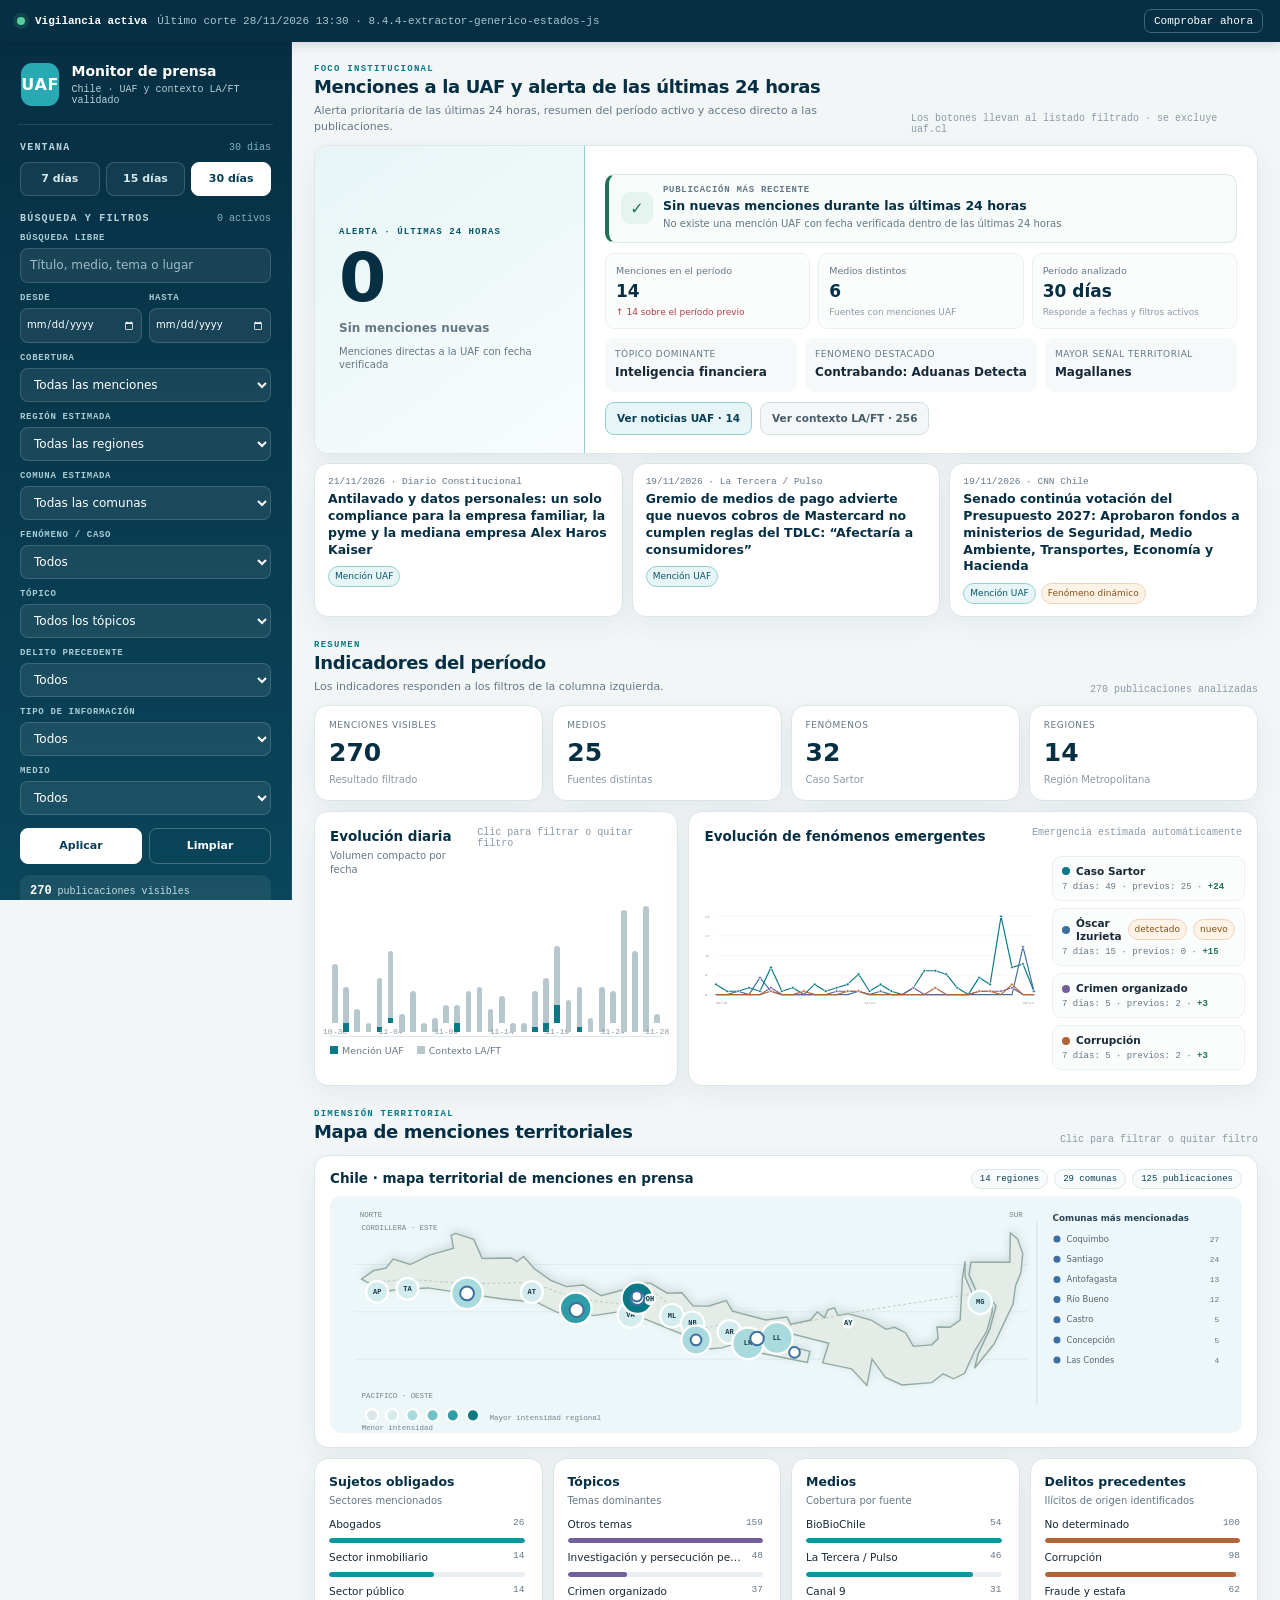
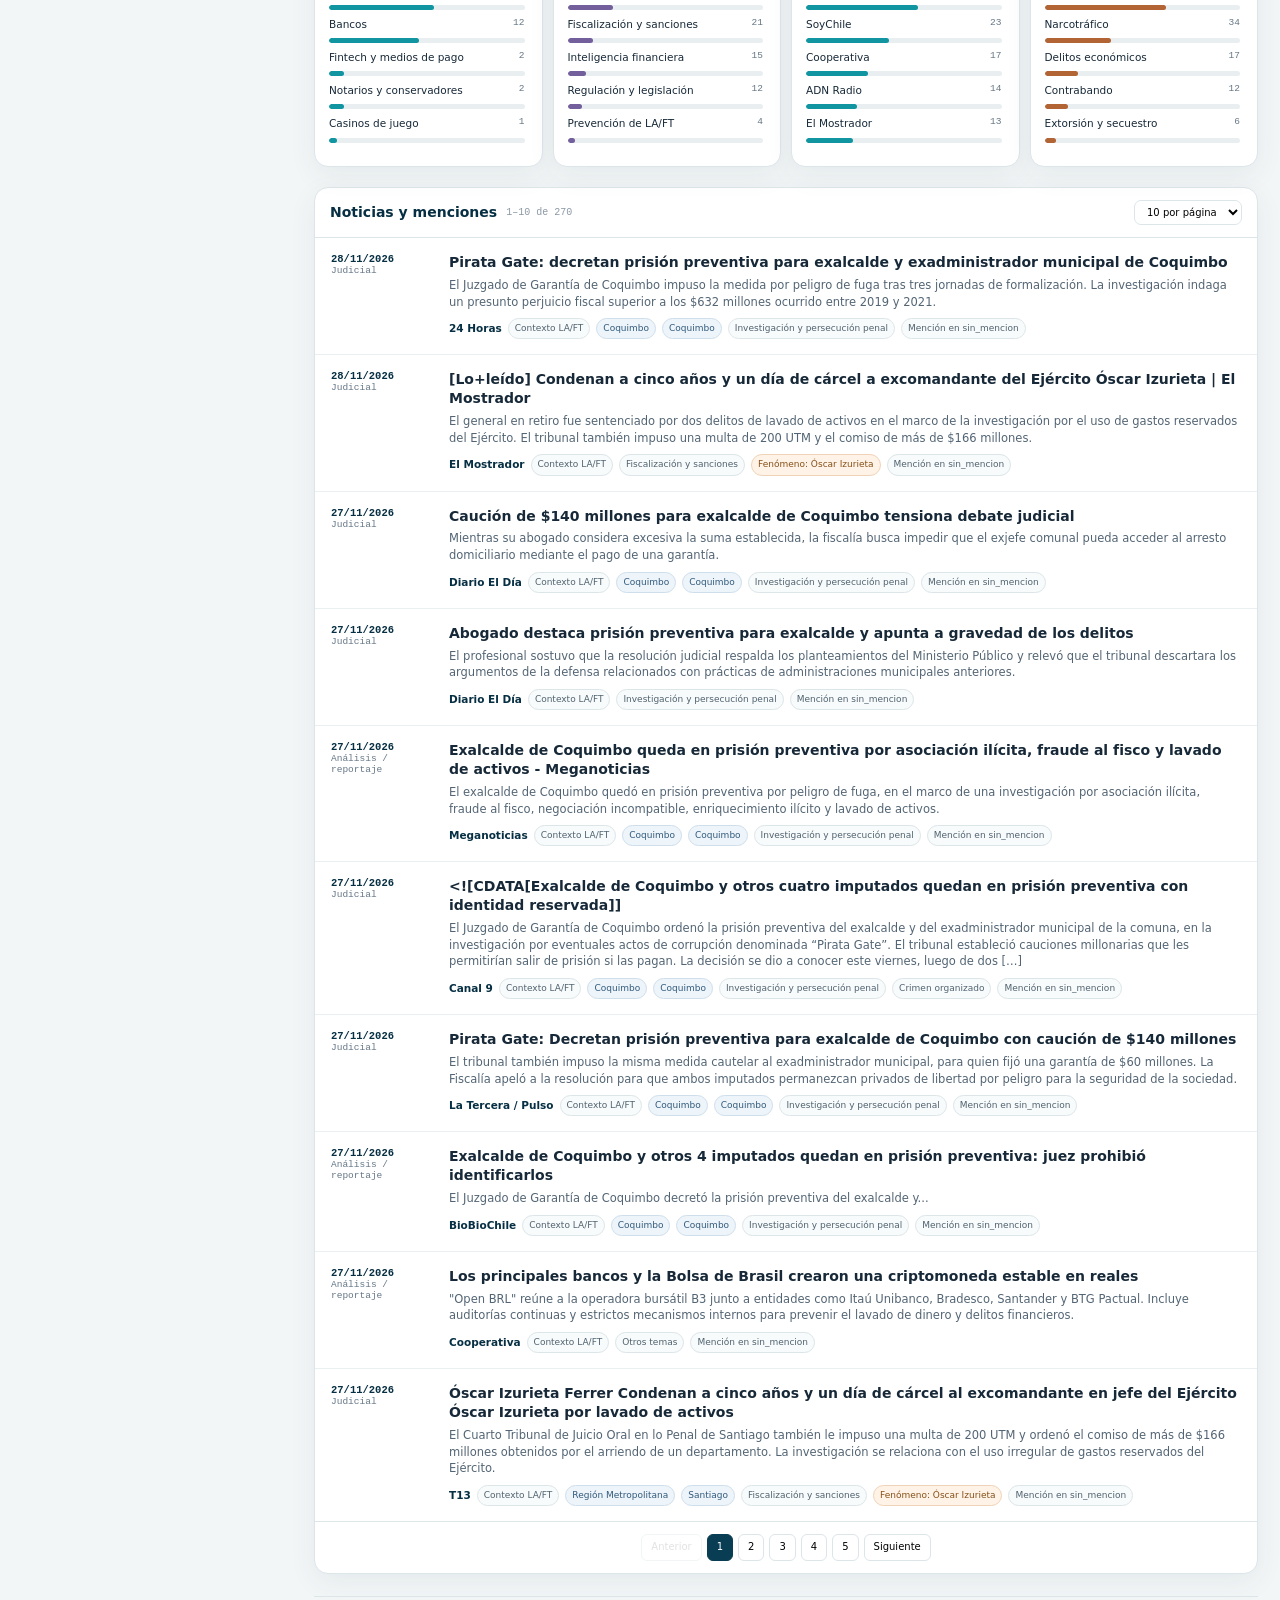
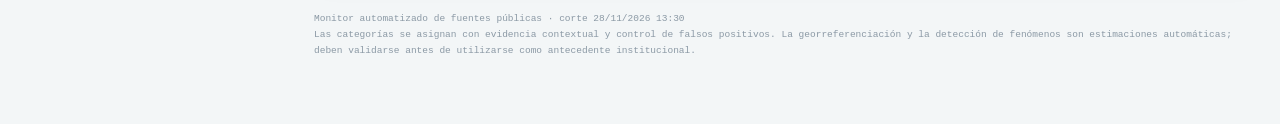
<file: index.html>
<!DOCTYPE html>
<html lang="es">
<head>
<meta charset="UTF-8">
<meta name="viewport" content="width=device-width,initial-scale=1">
<meta name="color-scheme" content="light">
<title>Monitor UAF Chile · Prensa</title>
<style>
:root{
  --uaf-950:#062f43;--uaf-900:#083d54;--uaf-800:#07566b;--uaf-700:#087985;
  --uaf-600:#1196a1;--uaf-500:#29aab3;--uaf-300:#8fd0d5;--uaf-100:#e7f5f6;
  --ink:#172938;--muted:#657786;--faint:#8b99a5;--paper:#f3f6f7;--surface:#fff;
  --line:#dce5e8;--line2:#eaf0f2;--red:#b33d49;--amber:#a46918;--green:#1f7258;
  --blue:#3e6f9f;--purple:#745f9d;--orange:#b26435;--sidebar:292px;
  --radius:14px;--shadow:0 8px 28px rgba(11,55,75,.065);
  --sans:Inter,ui-sans-serif,system-ui,-apple-system,"Segoe UI",Roboto,Arial,sans-serif;
  --mono:"Cascadia Mono","SFMono-Regular",Consolas,monospace;
}
*{box-sizing:border-box}html{scroll-behavior:smooth}body{margin:0;background:var(--paper);color:var(--ink);font-family:var(--sans);line-height:1.45}
button,input,select{font:inherit}button{touch-action:manipulation}.hidden{display:none!important}
.statusbar{height:42px;position:sticky;top:0;z-index:100;background:var(--uaf-950);color:#fff;padding:0 17px;display:flex;align-items:center;gap:10px;font:11px var(--mono);box-shadow:0 2px 12px rgba(0,0,0,.16)}
.statusbar .dot{width:8px;height:8px;border-radius:50%;background:#54d09a;box-shadow:0 0 0 4px rgba(84,208,154,.13)}.statusbar .grow{flex:1}.statusbar .muted{color:#a9c6d1}.statusbar button{border:1px solid #35697b;background:transparent;color:#fff;border-radius:7px;padding:5px 9px;cursor:pointer}.statusbar button:hover{background:#124e63}
.mobile-filter{display:none}
.app{display:grid;grid-template-columns:var(--sidebar) minmax(0,1fr);width:100%;max-width:none;margin:0;min-height:calc(100vh - 42px);background:var(--paper)}
.sidebar{position:sticky;top:42px;height:calc(100vh - 42px);overflow:auto;background:linear-gradient(180deg,var(--uaf-950),#0a455a);color:#fff;border-right:1px solid rgba(255,255,255,.08);padding:21px 18px 24px;scrollbar-width:thin;scrollbar-color:#3b7382 transparent}
.brand{display:flex;gap:12px;align-items:center;padding:0 3px 18px;border-bottom:1px solid rgba(255,255,255,.12)}.brand-mark{height:43px;width:43px;border-radius:11px;background:var(--uaf-500);display:grid;place-items:center;font-weight:900;letter-spacing:.04em;font-size:16px}.brand h1{font-size:14px;line-height:1.2;margin:0}.brand p{font:10px var(--mono);color:#b7d1d9;margin:4px 0 0}
.side-section{padding:17px 2px 0}.side-title{display:flex;justify-content:space-between;align-items:center;margin-bottom:9px}.side-title h2{font:700 10px var(--mono);letter-spacing:.12em;text-transform:uppercase;color:#b8d4db;margin:0}.side-title span{font:10px var(--mono);color:#7db3bf}
.periods{display:grid;grid-template-columns:repeat(3,1fr);gap:6px}.periods button{border:1px solid rgba(255,255,255,.17);background:rgba(255,255,255,.05);color:#d5e8ec;border-radius:8px;padding:8px 4px;font-weight:750;font-size:11px;cursor:pointer}.periods button.active{background:#fff;color:var(--uaf-900);border-color:#fff}.periods button:hover{border-color:#83c7cf}
.field{display:flex;flex-direction:column;gap:5px;margin-bottom:10px}.field label{font:700 9px var(--mono);letter-spacing:.075em;text-transform:uppercase;color:#a9cbd3}.field input,.field select{width:100%;min-width:0;border:1px solid rgba(255,255,255,.15);background:rgba(255,255,255,.075);color:#fff;border-radius:8px;padding:8px 9px;outline:none;font-size:12px}.field input::placeholder{color:#9ebcc5}.field input:focus,.field select:focus{border-color:#85d0d7;background:rgba(255,255,255,.11)}.field select option{background:#0b455a;color:#fff}.date-grid{display:grid;grid-template-columns:1fr 1fr;gap:7px}.date-grid .field{min-width:0}.date-grid input{font-size:10px;padding:8px 5px;color-scheme:dark}
.side-actions{display:grid;grid-template-columns:1fr 1fr;gap:7px;margin-top:13px}.btn{border:1px solid rgba(255,255,255,.24);border-radius:8px;padding:9px 10px;background:transparent;color:#fff;font-weight:750;font-size:11px;cursor:pointer}.btn.primary{background:#fff;color:var(--uaf-900);border-color:#fff}.btn:hover{transform:translateY(-1px)}
.side-result{margin-top:11px;padding:9px 10px;border-radius:9px;background:rgba(255,255,255,.07);font:10px var(--mono);color:#c3dce2}.side-result b{color:#fff;font-size:12px}.side-links{display:grid;gap:7px;margin-top:18px;padding-top:15px;border-top:1px solid rgba(255,255,255,.12)}.side-links a{color:#c7e0e5;text-decoration:none;font-size:11px}.side-links a:hover{color:#fff;text-decoration:underline}
.main{min-width:0;width:100%;padding:22px 22px 65px}.main-wrap{width:100%;max-width:none;margin:0}
.section-title{display:flex;align-items:end;justify-content:space-between;gap:14px;margin:23px 0 10px}.main-wrap>.section-title:first-child{margin-top:0}.section-title h2{margin:0;color:var(--uaf-950);font-size:18px;letter-spacing:-.02em}.section-title p{margin:3px 0 0;color:var(--muted);font-size:11px}.eyebrow{font:700 9px var(--mono);letter-spacing:.14em;text-transform:uppercase;color:var(--uaf-700)}.hint{font:10px var(--mono);color:var(--faint)}
.card{background:var(--surface);border:1px solid var(--line);border-radius:var(--radius);box-shadow:var(--shadow)}
.hero{display:grid;grid-template-columns:270px 1fr;overflow:hidden}.hero-score{padding:24px;background:linear-gradient(145deg,var(--uaf-100),#f8fcfc);border-right:1px solid var(--uaf-300);display:flex;flex-direction:column;justify-content:center}.hero-score.hot{background:linear-gradient(145deg,#fff0f1,#fff9f9);border-right-color:#e9b7bd}.hero-score .label{font:800 9px var(--mono);text-transform:uppercase;letter-spacing:.12em;color:var(--uaf-800)}.hero-score.hot .label{color:var(--red)}.hero-score .number{font-size:68px;line-height:.95;font-weight:880;color:var(--uaf-950);margin:9px 0}.hero-score.hot .number{color:var(--red)}.hero-score .trend{font-size:12px;font-weight:800}.hero-score .recent-note{display:block;margin-top:8px;color:var(--muted);font-size:10px;line-height:1.35}.trend.up{color:var(--red)}.trend.down{color:var(--green)}.trend.flat{color:var(--muted)}
.hero-body{padding:18px 20px}.hero-kpis{display:grid;grid-template-columns:repeat(3,1fr);gap:8px;margin-top:10px}.hero-kpi{border:1px solid var(--line2);border-radius:9px;padding:10px;background:#fbfdfd}.hero-kpi span{display:block;color:var(--muted);font-size:9.5px}.hero-kpi b{display:block;color:var(--uaf-950);font-size:17px;margin-top:2px}.hero-kpi small{display:block;color:var(--faint);font-size:9px;margin-top:3px;line-height:1.25}.hero-insights{display:grid;grid-template-columns:repeat(3,1fr);gap:8px;margin-top:9px}.hero-insight{padding:10px;border-radius:9px;background:#f6f9fa}.hero-insight label{display:block;color:var(--muted);font-size:9px;text-transform:uppercase;letter-spacing:.06em}.hero-insight b{display:block;margin-top:3px;font-size:12px;color:var(--ink);white-space:nowrap;overflow:hidden;text-overflow:ellipsis}
.hero-alert{margin-top:10px;border:1px solid var(--line);border-left:4px solid var(--green);border-radius:10px;padding:10px 12px;background:#f7fbf9;display:grid;grid-template-columns:auto minmax(0,1fr) auto;gap:10px;align-items:center}.hero-alert.hot{border-left-color:var(--red);background:#fff8f8}.hero-alert .alert-icon{height:32px;width:32px;border-radius:9px;display:grid;place-items:center;background:#e5f4ee;color:var(--green);font-weight:900}.hero-alert.hot .alert-icon{background:#fae8ea;color:var(--red)}.hero-alert .alert-copy span{display:block;font:700 9px var(--mono);letter-spacing:.08em;text-transform:uppercase;color:var(--muted)}.hero-alert .alert-copy b{display:block;font-size:12.5px;color:var(--uaf-950);margin-top:2px}.hero-alert .alert-copy small{display:block;color:var(--muted);font-size:10px;margin-top:2px;white-space:nowrap;overflow:hidden;text-overflow:ellipsis}.hero-alert a{color:var(--uaf-800);font-size:10px;font-weight:800;text-decoration:none}.hero-alert a:hover{text-decoration:underline}.hero-actions{display:flex;gap:8px;flex-wrap:wrap;margin-top:10px}.hero-action{border:1px solid var(--uaf-300);background:var(--uaf-100);color:var(--uaf-900);border-radius:9px;padding:8px 11px;font-size:10.5px;font-weight:800;cursor:pointer}.hero-action.context{border-color:#d3dfe4;background:#f4f7f8;color:#455c69}.hero-action.active{background:var(--uaf-900);border-color:var(--uaf-900);color:#fff;box-shadow:0 4px 12px rgba(8,61,84,.16)}.hero-action:hover{transform:translateY(-1px);box-shadow:0 4px 12px rgba(8,61,84,.10)}
.detail-strip{display:grid;grid-template-columns:repeat(3,1fr);gap:9px;margin-top:9px}.uaf-hit{padding:12px 13px}.uaf-hit h3{font-size:12.5px;line-height:1.35;margin:4px 0 7px}.uaf-hit h3 a{color:var(--uaf-950);text-decoration:none}.uaf-hit h3 a:hover{text-decoration:underline}.meta{font:9.5px var(--mono);color:var(--muted)}
.tags{display:flex;gap:5px;flex-wrap:wrap;margin-top:8px}.tag{font-size:9px;padding:3px 6px;border-radius:99px;border:1px solid var(--line);background:#f8fbfb;color:#506270}.tag.uaf{color:var(--uaf-800);background:var(--uaf-100);border-color:var(--uaf-300)}.tag.geo{color:#315a7c;background:#edf4fa;border-color:#cfdeeb}.tag.new{color:#865018;background:#fff3e7;border-color:#efd3b8}
.metrics{display:grid;grid-template-columns:repeat(4,1fr);gap:9px}.metric{padding:13px 14px;min-width:0}.metric span{display:block;color:var(--muted);font-size:9px;text-transform:uppercase;letter-spacing:.065em}.metric b{display:block;font-size:25px;color:var(--uaf-950);margin:3px 0 1px}.metric small{display:block;color:var(--faint);font-size:10px;white-space:nowrap;overflow:hidden;text-overflow:ellipsis}
.analytics-grid{display:grid;grid-template-columns:.8fr 1.25fr;gap:10px;margin-top:10px}.panel{padding:15px;min-width:0}.panel-head{display:flex;justify-content:space-between;gap:10px;align-items:flex-start;margin-bottom:9px}.panel h3{margin:0;color:var(--uaf-950);font-size:13.5px}.panel .sub{color:var(--muted);font-size:10px;margin-top:2px}
.daily-chart{height:150px;display:flex;align-items:end;gap:3px;border-bottom:1px solid var(--line);padding:6px 1px 0}.day-col{height:100%;flex:1;min-width:5px;border:0;background:transparent;padding:0;color:inherit;display:flex;flex-direction:column;justify-content:flex-end;align-items:center;cursor:pointer}.day-col:hover,.day-col.selected{background:var(--uaf-100)}.day-stack{width:70%;display:flex;flex-direction:column;justify-content:flex-end;min-height:2px;border-radius:3px 3px 0 0;overflow:hidden}.seg{display:block;width:100%}.seg.uaf{background:var(--uaf-700)}.seg.ctx{background:#b7c7ce}.day-col .x{font:8px var(--mono);color:var(--faint);margin-top:4px;white-space:nowrap}.legend{display:flex;gap:13px;margin-top:7px;color:var(--muted);font-size:9.5px}.legend i{display:inline-block;width:8px;height:8px;margin-right:4px}.legend .u{background:var(--uaf-700)}.legend .c{background:#b7c7ce}
.emerging-wrap{display:grid;grid-template-columns:minmax(0,1fr) 190px;gap:12px;align-items:stretch}.emerging-chart{min-height:190px}.emerging-chart svg{display:block;width:100%;height:205px;overflow:visible}.chart-grid{stroke:#e8eef0;stroke-width:1}.chart-axis{fill:var(--faint);font:8px var(--mono)}.series-dot{stroke:#fff;stroke-width:1.5}.series-line{cursor:pointer}.series-line.active polyline{stroke-width:4}.series-line:hover polyline{stroke-width:3.5}.emerging-list{display:grid;gap:7px;align-content:start}.emerging-item{border:1px solid var(--line2);background:#fbfdfd;border-radius:9px;padding:8px 9px;cursor:pointer;text-align:left;color:inherit}.emerging-item:hover,.emerging-item.active{border-color:var(--uaf-500);background:var(--uaf-100)}.emerging-item .top{display:flex;gap:6px;align-items:center}.series-key{width:8px;height:8px;border-radius:50%;flex:0 0 auto}.emerging-item b{font-size:10.5px;line-height:1.25;flex:1}.emerging-item small{display:block;margin-top:4px;color:var(--muted);font:9px var(--mono)}.accel{font:800 9px var(--mono);color:var(--green)}.accel.negative{color:var(--red)}
.geo-map-card{padding:13px 15px 10px;overflow:hidden}.geo-map-head{display:flex;align-items:flex-start;justify-content:space-between;gap:14px;margin-bottom:3px}.geo-map-head h3{margin:0;color:var(--uaf-950);font-size:13.5px}.geo-map-head .sub{color:var(--muted);font-size:10px;margin-top:2px}.geo-map-summary{display:flex;gap:6px;flex-wrap:wrap;justify-content:flex-end}.geo-stat{border:1px solid var(--line);background:#f8fbfb;color:var(--uaf-900);border-radius:99px;padding:4px 8px;font:9px var(--mono)}.geo-map{width:100%;min-height:245px}.geo-map svg{display:block;width:100%;height:auto;min-height:245px;max-height:285px}.map-bg{fill:#edf6f8}.map-ocean-line{stroke:#d4e7ea;stroke-width:1;opacity:.75}.map-land{fill:#e4ece7;stroke:#91aaa2;stroke-width:1.4;vector-effect:non-scaling-stroke;filter:drop-shadow(0 3px 5px rgba(6,47,67,.12))}.map-andes{fill:none;stroke:#b6c8bd;stroke-width:1.2;stroke-dasharray:3 3;opacity:.9}.map-region-bubble{stroke:#fff;stroke-width:2.2;cursor:pointer;transition:.15s;vector-effect:non-scaling-stroke}.map-region-bubble.level0{fill:#dce6e8}.map-region-bubble.level1{fill:#d5ecee}.map-region-bubble.level2{fill:#a9dadd}.map-region-bubble.level3{fill:#70c2c7}.map-region-bubble.level4{fill:#2f9da7}.map-region-bubble.level5{fill:#087985}.map-region-bubble:hover,.map-region-bubble.selected{stroke:#062f43;stroke-width:3;filter:drop-shadow(0 3px 4px rgba(6,47,67,.24))}.map-region-abbr{fill:#173949;font:800 8px var(--mono);pointer-events:none}.map-region-abbr.light{fill:#fff}.map-axis{fill:#70838f;font:8.5px var(--mono)}.map-commune{fill:#fff;stroke:#3e6f9f;stroke-width:2;cursor:pointer;transition:.15s;vector-effect:non-scaling-stroke}.map-commune:hover,.map-commune.selected{fill:#3e6f9f;stroke:#062f43;stroke-width:2.7}.map-commune-key{fill:#3e6f9f}.map-legend-title{fill:#294555;font:700 10px var(--sans)}.map-legend-text{fill:#536574;font:9.5px var(--sans)}.map-legend-count{fill:#607887;font:9px var(--mono)}.map-legend-row{cursor:pointer}.map-legend-row:hover .map-legend-text,.map-legend-row.selected .map-legend-text{fill:#087985;font-weight:800}.map-divider{stroke:#d3e1e4;stroke-width:1}.map-inset{fill:#f8fbfb;stroke:#d5e3e6}.geo-empty{padding:55px 20px;text-align:center;color:var(--muted);font-size:11px}.geo-note{margin-top:1px;color:var(--faint);font:8.8px var(--mono);text-align:right}.rank{display:grid;gap:7px}.rank-row{display:grid;grid-template-columns:minmax(0,1fr) auto;gap:6px;border:0;background:transparent;padding:0;cursor:pointer;text-align:left;color:inherit}.rank-row:hover .rank-name,.rank-row.active .rank-name{color:var(--uaf-700);font-weight:750}.rank-name{font-size:10.5px;overflow:hidden;text-overflow:ellipsis;white-space:nowrap}.rank-val{font:9.5px var(--mono);color:var(--muted)}.rank-track{grid-column:1/-1;height:5px;background:#e9eff1;border-radius:99px;overflow:hidden}.rank-fill{display:block;height:100%;background:var(--uaf-600);border-radius:99px}.rank-row.geo .rank-fill{background:var(--blue)}.rank-row.topic .rank-fill{background:var(--purple)}.rank-row.risk .rank-fill{background:var(--orange)}
.rank-grid{display:grid;grid-template-columns:repeat(4,1fr);gap:10px;margin-top:10px}.rank-panel{padding:14px}.rank-panel .rank{max-height:235px;overflow:auto;padding-right:3px}.rank-panel h3{font-size:12.5px}
.active-filters{display:flex;gap:5px;flex-wrap:wrap;margin:10px 0}.filter-chip{border:1px solid var(--uaf-300);background:var(--uaf-100);color:var(--uaf-900);border-radius:99px;padding:4px 8px;font-size:9.5px;cursor:pointer}
.table-card{overflow:hidden}.table-toolbar{padding:12px 15px;border-bottom:1px solid var(--line);display:flex;align-items:center;gap:9px}.table-toolbar h3{margin:0;color:var(--uaf-950);font-size:14px}.table-toolbar select{margin-left:auto;border:1px solid var(--line);background:#fff;border-radius:7px;padding:5px 8px;font-size:10px}.news-list{display:grid}.news{display:grid;grid-template-columns:104px 1fr;gap:14px;padding:15px 16px;border-bottom:1px solid var(--line2)}.news:last-child{border-bottom:0}.news-side{font:9.5px var(--mono);color:var(--muted)}.news-side strong{display:block;color:var(--uaf-950);font-size:10.5px}.news h4{margin:0 0 5px;font-size:14px;line-height:1.35}.news h4 a{color:var(--ink);text-decoration:none}.news h4 a:hover{color:var(--uaf-700);text-decoration:underline}.news p{margin:0;color:#536574;font-size:11.5px;max-width:115ch}.news-footer{display:flex;align-items:center;gap:6px;flex-wrap:wrap;margin-top:8px}.medium{font-weight:750;font-size:10.5px;color:var(--uaf-950)}
.pagination{display:flex;justify-content:center;align-items:center;gap:5px;padding:12px;border-top:1px solid var(--line)}.pagination button{border:1px solid var(--line);background:#fff;padding:5px 9px;cursor:pointer;border-radius:6px;font-size:10px}.pagination button.active{background:var(--uaf-900);color:#fff;border-color:var(--uaf-900)}.pagination button:disabled{opacity:.4;cursor:default}.empty{padding:27px;text-align:center;color:var(--muted);font-size:11px}
footer{margin-top:22px;padding-top:14px;border-top:1px solid var(--line);font:9.5px var(--mono);color:var(--faint);line-height:1.7}
@media(max-width:1250px){:root{--sidebar:265px}.rank-grid{grid-template-columns:1fr 1fr}.detail-strip{grid-template-columns:1fr 1fr}.metrics{grid-template-columns:repeat(3,1fr)}.emerging-wrap{grid-template-columns:1fr}.emerging-list{grid-template-columns:repeat(2,1fr)}}
@media(max-width:900px){.statusbar{padding-left:12px}.mobile-filter{display:inline-block}.app{display:block}.sidebar{position:fixed;z-index:90;left:0;top:42px;width:min(330px,92vw);transform:translateX(-105%);transition:.22s;box-shadow:12px 0 32px rgba(0,0,0,.25)}.sidebar.open{transform:translateX(0)}.main{padding:18px 14px 55px}.analytics-grid{grid-template-columns:1fr}.hero{grid-template-columns:1fr}.hero-score{border-right:0;border-bottom:1px solid var(--uaf-300)}.geo-map svg{min-height:215px}.geo-map-summary{justify-content:flex-start}}
@media(max-width:620px){.main{padding:12px 8px 45px}.hero-alert{grid-template-columns:auto 1fr}.hero-alert>a{grid-column:2}.hero-kpis{grid-template-columns:1fr 1fr}.hero-insights{grid-template-columns:1fr}.metrics{grid-template-columns:1fr 1fr}.rank-grid,.detail-strip{grid-template-columns:1fr}.emerging-list{grid-template-columns:1fr}.geo-map-card{padding:11px 8px 8px}.geo-map-head{display:block}.geo-map-summary{margin-top:7px}.geo-map svg{min-height:190px}.news{grid-template-columns:1fr}.day-col .x{display:none}.section-title .hint{display:none}}
@media print{.statusbar,.sidebar,.pagination{display:none}.app{display:block}.main{padding:0}.card{box-shadow:none}.main-wrap{max-width:none}}
</style>
</head>
<body>
<div class="statusbar">
  <button class="mobile-filter" id="mobileFilterBtn" aria-label="Abrir filtros">☰ Filtros</button>
  <span class="dot" id="statusDot"></span><b id="statusText">Vigilancia activa</b><span class="muted" id="statusStamp"></span><span class="grow"></span><button id="refreshBtn">Comprobar ahora</button>
</div>
<div class="app">
  <aside class="sidebar" id="sidebar">
    <div class="brand"><div class="brand-mark">UAF</div><div><h1>Monitor de prensa</h1><p>Chile · UAF y contexto LA/FT validado</p></div></div>
    <section class="side-section">
      <div class="side-title"><h2>Ventana</h2><span id="periodLabel">30 días</span></div>
      <div class="periods"><button data-period="7">7 días</button><button data-period="15">15 días</button><button data-period="30" class="active">30 días</button></div>
    </section>
    <section class="side-section">
      <div class="side-title"><h2>Búsqueda y filtros</h2><span id="filterCount">0 activos</span></div>
      <div class="field"><label>Búsqueda libre</label><input type="search" id="fQuery" placeholder="Título, medio, tema o lugar"></div>
      <div class="date-grid"><div class="field"><label>Desde</label><input type="date" id="fStart"></div><div class="field"><label>Hasta</label><input type="date" id="fEnd"></div></div>
      <div class="field"><label>Cobertura</label><select id="fCoverage"><option value="">Todas las menciones</option><option value="uaf">Mención UAF Chile</option><option value="contexto">Contexto LA/FT general</option></select></div>
      <div class="field"><label>Región estimada</label><select id="fRegion"><option value="">Todas las regiones</option></select></div>
      <div class="field"><label>Comuna estimada</label><select id="fCommune"><option value="">Todas las comunas</option></select></div>
      <div class="field"><label>Fenómeno / caso</label><select id="fPhenomenon"><option value="">Todos</option></select></div>
      <div class="field"><label>Tópico</label><select id="fTopic"><option value="">Todos</option></select></div>
      <div class="field"><label>Delito precedente</label><select id="fPrecedent"><option value="">Todos</option></select></div>
      <div class="field"><label>Tipo de información</label><select id="fNature"><option value="">Todos</option></select></div>
      <div class="field"><label>Medio</label><select id="fMedium"><option value="">Todos</option></select></div>
      <div class="side-actions"><button class="btn primary" id="applyBtn">Aplicar</button><button class="btn" id="clearBtn">Limpiar</button></div>
      <div class="side-result" id="resultCount"><b>0</b> publicaciones visibles</div>
    </section>
    <div class="side-links"><a href="auditoria.html">Abrir auditoría de cobertura →</a><a href="#newsSection" id="jumpNews">Ir a noticias →</a></div>
  </aside>

  <main class="main"><div class="main-wrap">
    <div class="section-title"><div><div class="eyebrow">Foco institucional</div><h2>Menciones a la UAF y alerta de las últimas 24 horas</h2><p>Alerta prioritaria de las últimas 24 horas, resumen del período activo y acceso directo a las publicaciones.</p></div><span class="hint">Los botones llevan al listado filtrado · se excluye uaf.cl</span></div>
    <section class="card hero" id="uafHero"></section>
    <div class="detail-strip" id="uafDetails"></div>

    <div class="section-title"><div><div class="eyebrow">Resumen</div><h2>Indicadores del período</h2><p>Los indicadores responden a los filtros de la columna izquierda.</p></div><span class="hint" id="analyticsRange"></span></div>
    <section class="metrics" id="metrics"></section>

    <div class="analytics-grid">
      <section class="card panel"><div class="panel-head"><div><h3>Evolución diaria</h3><div class="sub">Volumen compacto por fecha</div></div><span class="hint">Clic para filtrar o quitar filtro</span></div><div id="dailyChart"></div></section>
      <section class="card panel"><div class="panel-head"><div><h3>Evolución de fenómenos emergentes</h3></div><span class="hint">Emergencia estimada automáticamente</span></div><div id="emergingChart"></div></section>
    </div>

    <div class="section-title"><div><div class="eyebrow">Dimensión territorial</div><h2>Mapa de menciones territoriales</h2></div><span class="hint">Clic para filtrar o quitar filtro</span></div>
    <section class="card geo-map-card"><div class="geo-map-head"><div><h3>Chile · mapa territorial de menciones en prensa</h3></div><div class="geo-map-summary" id="geoMapSummary"></div></div><div class="geo-map" id="geoMap"></div></section>

    <div class="rank-grid">
      <section class="card panel rank-panel"><div class="panel-head"><div><h3>Sujetos obligados</h3><div class="sub">Sectores mencionados</div></div></div><div class="rank" id="rankSubjects"></div></section>
      <section class="card panel rank-panel"><div class="panel-head"><div><h3>Tópicos</h3><div class="sub">Temas dominantes</div></div></div><div class="rank" id="rankTopics"></div></section>
      <section class="card panel rank-panel"><div class="panel-head"><div><h3>Medios</h3><div class="sub">Cobertura por fuente</div></div></div><div class="rank" id="rankMedia"></div></section>
      <section class="card panel rank-panel"><div class="panel-head"><div><h3>Delitos precedentes</h3><div class="sub">Ilícitos de origen identificados</div></div></div><div class="rank" id="rankPrecedents"></div></section>
    </div>

    <div class="active-filters" id="activeFilters"></div>
    <section class="card table-card" id="newsSection"><div class="table-toolbar"><h3>Noticias y menciones</h3><span class="hint" id="tableRange"></span><select id="pageSize"><option value="10">10 por página</option><option value="20">20 por página</option><option value="50">50 por página</option></select></div><div class="news-list" id="newsList"></div><div class="pagination" id="pagination"></div></section>
    <footer id="footer"></footer>
  </div></main>
</div>
<script>
const FALLBACK={"generado":"","generado_legible":"","ventana":{"dias":[],"hoy":"","largo":30},"metricas":{},"prensa":[],"social":[]};
const $=id=>document.getElementById(id);
const esc=v=>String(v??'').replace(/[&<>'"]/g,c=>({'&':'&amp;','<':'&lt;','>':'&gt;',"'":'&#39;','"':'&quot;'}[c]));
const safeUrl=v=>{try{const u=new URL(v,location.href);return /^https?:$/.test(u.protocol)?u.href:'#'}catch{return '#'}};
const norm=v=>String(v??'').normalize('NFD').replace(/[\u0300-\u036f]/g,'').toLowerCase().replace(/[^a-z0-9ñ]+/g,' ').trim();
const niceDate=v=>{if(!v)return'';const [y,m,d]=String(v).slice(0,10).split('-');return d&&m&&y?`${d}/${m}/${y}`:v};
const parseDate=v=>{const d=new Date(String(v||'').length===10?`${v}T12:00:00`:v);return Number.isNaN(d.getTime())?null:d};
const dateKey=d=>{const z=new Date(d);return `${z.getFullYear()}-${String(z.getMonth()+1).padStart(2,'0')}-${String(z.getDate()).padStart(2,'0')}`};
const unique=a=>[...new Set((a||[]).filter(Boolean))];
const genericPhen=p=>{const n=norm(p);return !n||n==='otro'||n.startsWith('otro ')||n==='sin fenomeno'};
const labelsOf=(r,key)=>{const lab=r[`${key}_label`],raw=r[key];if(Array.isArray(lab))return lab;if(lab)return[lab];if(Array.isArray(raw))return raw;return raw?[raw]:[]};

const REGIONS={
  'arica y parinacota':'Arica y Parinacota','tarapaca':'Tarapacá','antofagasta':'Antofagasta','atacama':'Atacama','coquimbo':'Coquimbo','valparaiso':'Valparaíso','metropolitana':'Región Metropolitana','region metropolitana':'Región Metropolitana','libertador general bernardo ohiggins':'O’Higgins','ohiggins':'O’Higgins','maule':'Maule','nuble':'Ñuble','biobio':'Biobío','la araucania':'La Araucanía','araucania':'La Araucanía','los rios':'Los Ríos','los lagos':'Los Lagos','aysen':'Aysén','magallanes':'Magallanes'
};
const COMMUNES={
  'arica':['Arica','Arica y Parinacota'],'putre':['Putre','Arica y Parinacota'],'iquique':['Iquique','Tarapacá'],'alto hospicio':['Alto Hospicio','Tarapacá'],'pozo almonte':['Pozo Almonte','Tarapacá'],
  'antofagasta':['Antofagasta','Antofagasta'],'calama':['Calama','Antofagasta'],'tocopilla':['Tocopilla','Antofagasta'],'mejillones':['Mejillones','Antofagasta'],'san pedro de atacama':['San Pedro de Atacama','Antofagasta'],
  'copiapo':['Copiapó','Atacama'],'caldera':['Caldera','Atacama'],'vallenar':['Vallenar','Atacama'],'chanaral':['Chañaral','Atacama'],
  'la serena':['La Serena','Coquimbo'],'coquimbo':['Coquimbo','Coquimbo'],'ovalle':['Ovalle','Coquimbo'],'illapel':['Illapel','Coquimbo'],'los vilos':['Los Vilos','Coquimbo'],'vicuna':['Vicuña','Coquimbo'],
  'valparaiso':['Valparaíso','Valparaíso'],'vina del mar':['Viña del Mar','Valparaíso'],'quilpue':['Quilpué','Valparaíso'],'villa alemana':['Villa Alemana','Valparaíso'],'san antonio':['San Antonio','Valparaíso'],'quillota':['Quillota','Valparaíso'],'los andes':['Los Andes','Valparaíso'],'san felipe':['San Felipe','Valparaíso'],'concón':['Concón','Valparaíso'],'concon':['Concón','Valparaíso'],'casablanca':['Casablanca','Valparaíso'],'la ligua':['La Ligua','Valparaíso'],'puchuncavi':['Puchuncaví','Valparaíso'],'quintero':['Quintero','Valparaíso'],'isla de pascua':['Isla de Pascua','Valparaíso'],'rapa nui':['Isla de Pascua','Valparaíso'],
  'santiago':['Santiago','Región Metropolitana'],'providencia':['Providencia','Región Metropolitana'],'las condes':['Las Condes','Región Metropolitana'],'vitacura':['Vitacura','Región Metropolitana'],'lo barnechea':['Lo Barnechea','Región Metropolitana'],'la reina':['La Reina','Región Metropolitana'],'nunoa':['Ñuñoa','Región Metropolitana'],'macul':['Macul','Región Metropolitana'],'penalolen':['Peñalolén','Región Metropolitana'],'la florida':['La Florida','Región Metropolitana'],'puente alto':['Puente Alto','Región Metropolitana'],'san jose de maipo':['San José de Maipo','Región Metropolitana'],'maipu':['Maipú','Región Metropolitana'],'pudahuel':['Pudahuel','Región Metropolitana'],'quilicura':['Quilicura','Región Metropolitana'],'huechuraba':['Huechuraba','Región Metropolitana'],'recoleta':['Recoleta','Región Metropolitana'],'independencia':['Independencia','Región Metropolitana'],'conchali':['Conchalí','Región Metropolitana'],'renca':['Renca','Región Metropolitana'],'estacion central':['Estación Central','Región Metropolitana'],'cerrillos':['Cerrillos','Región Metropolitana'],'el bosque':['El Bosque','Región Metropolitana'],'la cisterna':['La Cisterna','Región Metropolitana'],'la granja':['La Granja','Región Metropolitana'],'la pintana':['La Pintana','Región Metropolitana'],'lo espejo':['Lo Espejo','Región Metropolitana'],'lo prado':['Lo Prado','Región Metropolitana'],'pedro aguirre cerda':['Pedro Aguirre Cerda','Región Metropolitana'],'san bernardo':['San Bernardo','Región Metropolitana'],'san miguel':['San Miguel','Región Metropolitana'],'san joaquin':['San Joaquín','Región Metropolitana'],'san ramon':['San Ramón','Región Metropolitana'],'penaflor':['Peñaflor','Región Metropolitana'],'talagante':['Talagante','Región Metropolitana'],'melipilla':['Melipilla','Región Metropolitana'],'colina':['Colina','Región Metropolitana'],'lampa':['Lampa','Región Metropolitana'],'buin':['Buin','Región Metropolitana'],'paine':['Paine','Región Metropolitana'],
  'rancagua':['Rancagua','O’Higgins'],'machali':['Machalí','O’Higgins'],'san fernando':['San Fernando','O’Higgins'],'pichilemu':['Pichilemu','O’Higgins'],'rengo':['Rengo','O’Higgins'],'santa cruz':['Santa Cruz','O’Higgins'],'graneros':['Graneros','O’Higgins'],
  'talca':['Talca','Maule'],'curico':['Curicó','Maule'],'linares':['Linares','Maule'],'cauquenes':['Cauquenes','Maule'],'constitucion':['Constitución','Maule'],'molina':['Molina','Maule'],'parral':['Parral','Maule'],
  'chillan':['Chillán','Ñuble'],'chillan viejo':['Chillán Viejo','Ñuble'],'san carlos':['San Carlos','Ñuble'],'quillon':['Quillón','Ñuble'],'bulnes':['Bulnes','Ñuble'],
  'concepcion':['Concepción','Biobío'],'talcahuano':['Talcahuano','Biobío'],'chiguayante':['Chiguayante','Biobío'],'hualpen':['Hualpén','Biobío'],'san pedro de la paz':['San Pedro de la Paz','Biobío'],'coronel':['Coronel','Biobío'],'lota':['Lota','Biobío'],'los angeles':['Los Ángeles','Biobío'],'lebu':['Lebu','Biobío'],'canete':['Cañete','Biobío'],
  'temuco':['Temuco','La Araucanía'],'padre las casas':['Padre Las Casas','La Araucanía'],'villarrica':['Villarrica','La Araucanía'],'pucon':['Pucón','La Araucanía'],'angol':['Angol','La Araucanía'],'victoria':['Victoria','La Araucanía'],'collipulli':['Collipulli','La Araucanía'],'curacautin':['Curacautín','La Araucanía'],
  'valdivia':['Valdivia','Los Ríos'],'la union':['La Unión','Los Ríos'],'rio bueno':['Río Bueno','Los Ríos'],'panguipulli':['Panguipulli','Los Ríos'],'futrono':['Futrono','Los Ríos'],
  'puerto montt':['Puerto Montt','Los Lagos'],'puerto varas':['Puerto Varas','Los Lagos'],'osorno':['Osorno','Los Lagos'],'castro':['Castro','Los Lagos'],'ancud':['Ancud','Los Lagos'],'chiloe':['Chiloé','Los Lagos'],'frutillar':['Frutillar','Los Lagos'],'llanquihue':['Llanquihue','Los Lagos'],'calbuco':['Calbuco','Los Lagos'],'chaiten':['Chaitén','Los Lagos'],
  'coyhaique':['Coyhaique','Aysén'],'aysen':['Aysén','Aysén'],'puerto aysen':['Puerto Aysén','Aysén'],'chile chico':['Chile Chico','Aysén'],'cochrane':['Cochrane','Aysén'],
  'punta arenas':['Punta Arenas','Magallanes'],'puerto natales':['Puerto Natales','Magallanes'],'porvenir':['Porvenir','Magallanes'],'cabo de hornos':['Cabo de Hornos','Magallanes']
};
function includesPhrase(text,phrase){return (` ${text} `).includes(` ${phrase} `)}
const REGION_ORDER=['Arica y Parinacota','Tarapacá','Antofagasta','Atacama','Coquimbo','Valparaíso','Región Metropolitana','O’Higgins','Maule','Ñuble','Biobío','La Araucanía','Los Ríos','Los Lagos','Aysén','Magallanes'];
const REGION_ABBR={'Arica y Parinacota':'AP','Tarapacá':'TA','Antofagasta':'AN','Atacama':'AT','Coquimbo':'CO','Valparaíso':'VA','Región Metropolitana':'RM','O’Higgins':'OH','Maule':'ML','Ñuble':'NB','Biobío':'BB','La Araucanía':'AR','Los Ríos':'LR','Los Lagos':'LL','Aysén':'AY','Magallanes':'MG'};
const CHILE_MAP_BOUNDS={minLon:-75.644395,minLat:-55.611830,maxLon:-66.959920,maxLat:-17.580012,x0:36,x1:790,y0:42,y1:216};
const CHILE_MAP_PATHS=["M731.0,182.5 L775.3,182.5 L775.8,216.0 L783.8,209.4 L790.0,192.2 L787.8,170.5 L781.8,155.9 L778.9,134.9 L757.2,89.3 L735.0,61.7 L739.2,78.2 L752.4,106.3 L759.5,132.9 L750.4,143.2 L736.9,149.7 L728.7,168.2 L731.0,182.5 Z","M36.0,163.3 L49.5,173.1 L63.8,175.8 L72.2,186.3 L91.4,180.0 L113.6,190.8 L140.9,198.6 L138.2,213.1 L143.2,215.5 L163.8,208.6 L173.6,186.8 L206.6,187.4 L213.0,183.2 L220.8,189.2 L233.1,175.1 L251.7,162.0 L269.7,154.8 L288.9,156.7 L309.3,144.4 L343.5,153.6 L347.1,158.8 L365.4,158.8 L384.7,147.3 L401.3,147.8 L414.2,132.6 L432.4,132.7 L451.8,138.8 L459.0,126.8 L497.0,116.7 L521.2,120.1 L525.2,112.0 L548.1,116.7 L555.6,125.8 L563.9,119.2 L567.9,128.4 L575.3,130.6 L579.1,121.8 L590.7,124.0 L617.0,116.7 L633.9,106.1 L643.9,108.4 L656.5,102.0 L665.2,86.7 L686.3,88.4 L693.4,95.5 L692.2,108.8 L707.0,108.4 L718.6,116.7 L721.2,165.1 L724.3,183.7 L724.2,165.9 L736.2,138.2 L754.7,134.9 L755.2,126.4 L748.8,103.8 L734.9,80.9 L723.6,56.0 L711.0,49.7 L699.4,55.4 L686.2,45.3 L652.4,42.7 L633.4,51.2 L618.1,72.4 L612.3,42.0 L594.8,61.1 L561.8,67.9 L568.8,90.2 L527.7,100.6 L522.5,87.2 L547.2,80.9 L544.4,68.3 L479.3,81.4 L465.8,90.6 L446.4,84.9 L424.1,83.2 L423.5,91.6 L359.7,117.8 L330.2,126.3 L300.5,121.7 L284.1,127.6 L259.7,125.2 L235.5,137.0 L197.1,140.6 L111.6,153.3 L79.1,151.8 L51.2,147.6 L46.2,157.9 L36.0,163.3 Z"];
const REGION_GEO={"Arica y Parinacota":[-70.31,-18.48],"Tarapacá":[-70.14,-20.22],"Antofagasta":[-70.4,-23.65],"Atacama":[-70.33,-27.37],"Coquimbo":[-71.25,-29.9],"Valparaíso":[-71.62,-33.05],"Región Metropolitana":[-70.67,-33.45],"O’Higgins":[-70.74,-34.17],"Maule":[-71.67,-35.43],"Ñuble":[-72.1,-36.61],"Biobío":[-73.05,-36.82],"La Araucanía":[-72.59,-38.74],"Los Ríos":[-73.25,-39.81],"Los Lagos":[-72.94,-41.47],"Aysén":[-72.07,-45.57],"Magallanes":[-70.91,-53.16]};
const COMMUNE_GEO={"Arica":[-70.31,-18.48],"Putre":[-69.56,-18.2],"Iquique":[-70.14,-20.22],"Alto Hospicio":[-70.1,-20.27],"Pozo Almonte":[-69.79,-20.26],"Antofagasta":[-70.4,-23.65],"Calama":[-68.93,-22.46],"Tocopilla":[-70.2,-22.09],"Mejillones":[-70.45,-23.1],"San Pedro de Atacama":[-68.2,-22.91],"Copiapó":[-70.33,-27.37],"Caldera":[-70.82,-27.07],"Vallenar":[-70.76,-28.58],"Chañaral":[-70.61,-26.35],"La Serena":[-71.25,-29.9],"Coquimbo":[-71.34,-29.95],"Ovalle":[-71.2,-30.6],"Illapel":[-71.17,-31.63],"Los Vilos":[-71.51,-31.91],"Vicuña":[-70.71,-30.03],"Valparaíso":[-71.62,-33.05],"Viña del Mar":[-71.55,-33.02],"Quilpué":[-71.44,-33.05],"Villa Alemana":[-71.37,-33.04],"San Antonio":[-71.61,-33.59],"Quillota":[-71.25,-32.88],"Los Andes":[-70.6,-32.83],"San Felipe":[-70.73,-32.75],"Concón":[-71.52,-32.93],"Casablanca":[-71.41,-33.32],"La Ligua":[-71.23,-32.45],"Puchuncaví":[-71.42,-32.73],"Quintero":[-71.53,-32.78],"Isla de Pascua":[-109.35,-27.12],"Santiago":[-70.67,-33.45],"Providencia":[-70.61,-33.43],"Las Condes":[-70.57,-33.41],"Vitacura":[-70.6,-33.38],"Lo Barnechea":[-70.51,-33.35],"La Reina":[-70.55,-33.45],"Ñuñoa":[-70.6,-33.46],"Macul":[-70.6,-33.49],"Peñalolén":[-70.54,-33.49],"La Florida":[-70.58,-33.52],"Puente Alto":[-70.58,-33.61],"San José de Maipo":[-70.35,-33.64],"Maipú":[-70.76,-33.51],"Pudahuel":[-70.75,-33.44],"Quilicura":[-70.73,-33.36],"Huechuraba":[-70.64,-33.37],"Recoleta":[-70.64,-33.41],"Independencia":[-70.66,-33.42],"Conchalí":[-70.68,-33.39],"Renca":[-70.72,-33.4],"Estación Central":[-70.7,-33.46],"Cerrillos":[-70.71,-33.5],"El Bosque":[-70.67,-33.56],"La Cisterna":[-70.66,-33.53],"La Granja":[-70.63,-33.54],"La Pintana":[-70.63,-33.59],"Lo Espejo":[-70.69,-33.52],"Lo Prado":[-70.73,-33.44],"Pedro Aguirre Cerda":[-70.68,-33.49],"San Bernardo":[-70.7,-33.59],"San Miguel":[-70.65,-33.5],"San Joaquín":[-70.62,-33.5],"San Ramón":[-70.64,-33.54],"Peñaflor":[-70.91,-33.61],"Talagante":[-70.93,-33.66],"Melipilla":[-71.22,-33.69],"Colina":[-70.68,-33.2],"Lampa":[-70.88,-33.29],"Buin":[-70.74,-33.73],"Paine":[-70.75,-33.81],"Rancagua":[-70.74,-34.17],"Machalí":[-70.65,-34.18],"San Fernando":[-70.99,-34.58],"Pichilemu":[-71.99,-34.39],"Rengo":[-70.86,-34.41],"Santa Cruz":[-71.36,-34.64],"Graneros":[-70.73,-34.07],"Talca":[-71.67,-35.43],"Curicó":[-71.23,-34.98],"Linares":[-71.6,-35.85],"Cauquenes":[-72.32,-35.97],"Constitución":[-72.42,-35.33],"Molina":[-71.28,-35.11],"Parral":[-71.83,-36.14],"Chillán":[-72.1,-36.61],"Chillán Viejo":[-72.14,-36.62],"San Carlos":[-71.96,-36.42],"Quillón":[-72.47,-36.74],"Bulnes":[-72.3,-36.74],"Concepción":[-73.05,-36.82],"Talcahuano":[-73.12,-36.72],"Chiguayante":[-73.02,-36.93],"Hualpén":[-73.1,-36.79],"San Pedro de la Paz":[-73.12,-36.84],"Coronel":[-73.14,-37.02],"Lota":[-73.16,-37.09],"Los Ángeles":[-72.36,-37.47],"Lebu":[-73.65,-37.61],"Cañete":[-73.4,-37.8],"Temuco":[-72.59,-38.74],"Padre Las Casas":[-72.6,-38.77],"Villarrica":[-72.23,-39.28],"Pucón":[-71.96,-39.27],"Angol":[-72.71,-37.8],"Victoria":[-72.33,-38.23],"Collipulli":[-72.44,-37.95],"Curacautín":[-71.89,-38.44],"Valdivia":[-73.25,-39.81],"La Unión":[-73.09,-40.29],"Río Bueno":[-72.97,-40.33],"Panguipulli":[-72.33,-39.64],"Futrono":[-72.4,-40.13],"Puerto Montt":[-72.94,-41.47],"Puerto Varas":[-72.98,-41.32],"Osorno":[-73.13,-40.57],"Castro":[-73.76,-42.48],"Ancud":[-73.83,-41.87],"Chiloé":[-73.95,-42.6],"Frutillar":[-73.05,-41.12],"Llanquihue":[-73.0,-41.26],"Calbuco":[-73.13,-41.77],"Chaitén":[-72.71,-42.92],"Coyhaique":[-72.07,-45.57],"Aysén":[-72.7,-45.4],"Puerto Aysén":[-72.7,-45.4],"Chile Chico":[-71.73,-46.54],"Cochrane":[-72.57,-47.25],"Punta Arenas":[-70.91,-53.16],"Puerto Natales":[-72.51,-51.73],"Porvenir":[-70.37,-53.3],"Cabo de Hornos":[-67.62,-54.93]};
const COMMUNE_TO_REGION=Object.fromEntries(Object.values(COMMUNES).map(([commune,region])=>[commune,region]));
function mapHash(s){let h=0;for(let i=0;i<s.length;i++)h=(h*31+s.charCodeAt(i))>>>0;return h}
function mapPoint(lon,lat){const b=CHILE_MAP_BOUNDS;return{x:b.x0+(b.maxLat-lat)/(b.maxLat-b.minLat)*(b.x1-b.x0),y:b.y1-(lon-b.minLon)/(b.maxLon-b.minLon)*(b.y1-b.y0)}}
function communePoint(name,region,index=0){const exact=COMMUNE_GEO[name];if(exact){if(exact[0]<CHILE_MAP_BOUNDS.minLon)return{x:742,y:35};return mapPoint(exact[0],exact[1])};const base=REGION_GEO[region]||[-71,-33];const h=mapHash(name),lon=base[0]+(((h%101)/100)-.5)*.42,lat=base[1]+(((((h>>8)%101)/100)-.5)*.55);return mapPoint(lon,lat)}
function geoFor(r){
  const text=norm([r.titulo,r.resumen,r.contexto_uaf,r.evidencia_uaf,r.medio].filter(Boolean).join(' '));
  const communes=[],regions=[];
  Object.entries(COMMUNES).forEach(([key,[name,region]])=>{if(includesPhrase(text,key)){communes.push(name);regions.push(region)}});
  Object.entries(REGIONS).forEach(([key,name])=>{if(includesPhrase(text,key))regions.push(name)});
  return{communes:unique(communes),regions:unique(regions)};
}
let D=FALLBACK,ROWS=[];
let state={period:30,start:'',end:'',coverage:'',region:'',commune:'',subject:'',topic:'',phenomenon:'',nature:'',medium:'',precedent:'',q:'',page:1,pageSize:10,selectedDay:''};
const FILTER_IDS={start:'fStart',end:'fEnd',coverage:'fCoverage',region:'fRegion',commune:'fCommune',topic:'fTopic',phenomenon:'fPhenomenon',nature:'fNature',medium:'fMedium',precedent:'fPrecedent',q:'fQuery'};
function prepareRows(){ROWS=(D.prensa||[]).filter(r=>{try{return !new URL(r.link||'',location.href).hostname.toLowerCase().endsWith('uaf.cl')}catch{return true}}).map(r=>{const g=geoFor(r);return{...r,_regions:g.regions,_communes:g.communes,_search:norm([r.titulo,r.resumen,r.contexto_uaf,r.evidencia_uaf,r.medio,r.fenomeno_label,...labelsOf(r,'topicos'),...labelsOf(r,'sujetos_obligados'),...g.regions,...g.communes].join(' '))}})}
function periodStart(){const now=parseDate(D.generado)||new Date();const d=new Date(now);d.setHours(0,0,0,0);d.setDate(d.getDate()-state.period+1);return d}
function inBaseRange(r){const d=parseDate(r.fecha_hora||r.fecha);if(!d)return false;const from=state.start?parseDate(state.start):periodStart(),to=state.end?parseDate(`${state.end}T23:59:59`):(parseDate(D.generado)||new Date());return (!from||d>=from)&&(!to||d<=to)&&(!state.selectedDay||r.fecha===state.selectedDay)}
function matchesActiveFilters(r,ignoreCoverage=false){
  if(!ignoreCoverage&&state.coverage==='uaf'&&!r.uaf)return false;if(!ignoreCoverage&&state.coverage==='contexto'&&r.uaf)return false;
  if(state.region&&!r._regions.includes(state.region))return false;if(state.commune&&!r._communes.includes(state.commune))return false;
  if(state.subject&&!labelsOf(r,'sujetos_obligados').includes(state.subject))return false;
  if(state.topic&&!labelsOf(r,'topicos').includes(state.topic))return false;
  if(state.phenomenon&&String(r.fenomeno_label||r.fenomeno)!==state.phenomenon)return false;
  if(state.nature&&String(r.naturaleza_label||r.naturaleza)!==state.nature)return false;
  if(state.medium&&String(r.medio)!==state.medium)return false;
  if(state.precedent&&!labelsOf(r,'precedentes').includes(state.precedent))return false;
  if(state.q&&!r._search.includes(norm(state.q)))return false;
  return true;
}
function rowMatches(r){return inBaseRange(r)&&matchesActiveFilters(r)}
const baseRows=()=>ROWS.filter(inBaseRange);const filteredRows=()=>ROWS.filter(rowMatches);
function activeWindow(){
  if(state.selectedDay){const start=parseDate(state.selectedDay),end=parseDate(`${state.selectedDay}T23:59:59`);return{start,end,days:1,label:niceDate(state.selectedDay)}}
  const start=state.start?parseDate(state.start):periodStart(),end=state.end?parseDate(`${state.end}T23:59:59`):(parseDate(D.generado)||new Date());
  const days=start&&end?Math.max(1,Math.floor((end-start)/864e5)+1):state.period;
  const custom=!!(state.start||state.end);
  return{start,end,days,label:custom?`${niceDate(dateKey(start))}–${niceDate(dateKey(end))}`:`${days} días`}
}
function countValues(rows,fn){const m=new Map;rows.forEach(r=>unique(fn(r)||[]).forEach(v=>{if(v)m.set(v,(m.get(v)||0)+1)}));return[...m].map(([label,n])=>({label,n})).sort((a,b)=>b.n-a.n||a.label.localeCompare(b.label,'es'))}
function setOptions(id,items,placeholder){const el=$(id);if(!el)return;const current=el.value;el.innerHTML=`<option value="">${esc(placeholder)}</option>`+items.map(x=>`<option value="${esc(x)}">${esc(x)}</option>`).join('');if(items.includes(current))el.value=current}
function populateControls(){
  setOptions('fRegion',countValues(ROWS,r=>r._regions).map(x=>x.label),'Todas las regiones');
  const communePool=state.region?ROWS.filter(r=>r._regions.includes(state.region)):ROWS;
  setOptions('fCommune',countValues(communePool,r=>r._communes).map(x=>x.label),'Todas las comunas');
  setOptions('fTopic',countValues(ROWS,r=>labelsOf(r,'topicos')).map(x=>x.label),'Todos los tópicos');
  setOptions('fPhenomenon',countValues(ROWS,r=>[r.fenomeno_label||r.fenomeno]).filter(x=>!genericPhen(x.label)).map(x=>x.label),'Todos');
  setOptions('fNature',countValues(ROWS,r=>[r.naturaleza_label||r.naturaleza]).map(x=>x.label),'Todos');
  setOptions('fMedium',countValues(ROWS,r=>[r.medio]).map(x=>x.label),'Todos');
  setOptions('fPrecedent',countValues(ROWS,r=>labelsOf(r,'precedentes')).map(x=>x.label),'Todos');
}
function syncControls(){Object.entries(FILTER_IDS).forEach(([k,id])=>{if($(id))$(id).value=state[k]||''});document.querySelectorAll('[data-period]').forEach(b=>b.classList.toggle('active',+b.dataset.period===state.period));$('periodLabel').textContent=`${state.period} días`;$('pageSize').value=String(state.pageSize)}
function readControls(){Object.entries(FILTER_IDS).forEach(([k,id])=>state[k]=$(id)?.value||'');state.page=1;state.selectedDay=''}
function activeCount(){return['start','end','coverage','region','commune','subject','topic','phenomenon','nature','medium','precedent','q'].filter(k=>state[k]).length+(state.selectedDay?1:0)}
function renderHero(rows){
  const win=activeWindow();
  const windowAll=ROWS.filter(r=>inBaseRange(r)&&matchesActiveFilters(r,true));
  const cur=windowAll.filter(r=>r.uaf),ctx=windowAll.filter(r=>!r.uaf);
  const priorEnd=win.start?new Date(win.start.getTime()-1):null,priorStart=priorEnd?new Date(priorEnd.getTime()-win.days*864e5+1):null;
  const comparable=ROWS.filter(r=>r.uaf&&matchesActiveFilters(r,true));
  const prev=comparable.filter(r=>{const d=parseDate(r.fecha_hora||r.fecha);return d&&priorStart&&priorEnd&&d>=priorStart&&d<=priorEnd});
  const diff=cur.length-prev.length,dir=diff>0?'up':diff<0?'down':'flat',trend=diff>0?`↑ ${diff} sobre el período previo`:diff<0?`↓ ${Math.abs(diff)} bajo el período previo`:'Sin variación frente al período previo';
  const topTopic=countValues(cur,r=>labelsOf(r,'topicos'))[0]?.label||'Sin señal dominante';
  const topPhen=countValues(cur,r=>[r.fenomeno_label||r.fenomeno]).find(x=>!genericPhen(x.label))?.label||'Sin caso dominante';
  const regions=countValues(cur,r=>r._regions);
  const corte=parseDate(D.generado)||new Date(),c24=new Date(corte.getTime()-24*3600e3),c48=new Date(corte.getTime()-48*3600e3);
  const pool24=ROWS.filter(r=>r.uaf&&r.fecha_publicacion_verificada===true&&matchesActiveFilters(r,true)).map(r=>({...r,_dt:parseDate(r.fecha_hora||r.fecha)})).filter(r=>r._dt&&r._dt<=new Date(corte.getTime()+10*60*1000)).sort((a,b)=>b._dt-a._dt);
  const last24=pool24.filter(r=>r._dt>=c24),prev24=pool24.filter(r=>r._dt>=c48&&r._dt<c24),latest=last24[0]||null;
  const alertDiff=last24.length-prev24.length,alertDir=alertDiff>0?'up':alertDiff<0?'down':'flat';
  const alertTrend=last24.length===0?'Sin menciones nuevas':alertDiff===0?'Sin variación frente a las 24h previas':`${alertDiff>0?'↑':'↓'} ${Math.abs(alertDiff)} frente a las 24h previas`;
  const alertText=last24.length?`${last24.length} ${last24.length===1?'mención':'menciones'} en las últimas 24 horas${alertDiff?` · ${alertDiff>0?'+':''}${alertDiff} frente a las 24h previas`:''}`:'Sin nuevas menciones durante las últimas 24 horas';
  const latestText=latest?`${latest.fecha_legible||niceDate(latest.fecha)} · ${latest.medio||''} · ${latest.titulo||'Sin título'}`:'No existe una mención UAF con fecha verificada dentro de las últimas 24 horas';
  $('uafHero').innerHTML=`<div class="hero-score ${last24.length?'hot':''}"><span class="label">Alerta · últimas 24 horas</span><span class="number">${last24.length}</span><span class="trend ${alertDir}">${esc(alertTrend)}</span><small class="recent-note">Menciones directas a la UAF con fecha verificada</small></div><div class="hero-body"><div class="hero-alert ${last24.length?'hot':''}"><div class="alert-icon">${last24.length?'!':'✓'}</div><div class="alert-copy"><span>Publicación más reciente</span><b>${esc(alertText)}</b><small>${esc(latestText)}</small></div>${latest?`<a href="${safeUrl(latest.link)}" target="_blank" rel="noopener">Abrir más reciente →</a>`:''}</div><div class="hero-kpis"><div class="hero-kpi"><span>Menciones en el período</span><b>${cur.length}</b><small class="trend ${dir}">${esc(trend)}</small></div><div class="hero-kpi"><span>Medios distintos</span><b>${new Set(cur.map(r=>r.medio)).size}</b><small>Fuentes con menciones UAF</small></div><div class="hero-kpi"><span>Período analizado</span><b>${esc(win.label)}</b><small>Responde a fechas y filtros activos</small></div></div><div class="hero-insights"><div class="hero-insight"><label>Tópico dominante</label><b>${esc(topTopic)}</b></div><div class="hero-insight"><label>Fenómeno destacado</label><b>${esc(topPhen)}</b></div><div class="hero-insight"><label>Mayor señal territorial</label><b>${esc(regions[0]?.label||'Sin referencia territorial')}</b></div></div><div class="hero-actions"><button class="hero-action ${state.coverage==='uaf'?'active':''}" data-focus-coverage="uaf">Ver noticias UAF · ${cur.length}</button><button class="hero-action context ${state.coverage==='contexto'?'active':''}" data-focus-coverage="contexto">Ver contexto LA/FT · ${ctx.length}</button></div></div>`;
  $('uafHero').querySelectorAll('[data-focus-coverage]').forEach(b=>b.onclick=()=>{const value=b.dataset.focusCoverage;state.coverage=state.coverage===value?'':value;state.page=1;syncControls();render();$('newsSection').scrollIntoView({behavior:'smooth',block:'start'})});
  $('uafDetails').innerHTML=cur.slice(0,3).map(r=>`<article class="card uaf-hit"><div class="meta">${esc(r.fecha_legible||niceDate(r.fecha))} · ${esc(r.medio||'')}</div><h3><a href="${safeUrl(r.link)}" target="_blank" rel="noopener">${esc(r.titulo||'Sin título')}</a></h3><div class="tags"><span class="tag uaf">Mención UAF</span>${r._regions.slice(0,1).map(x=>`<span class="tag geo">${esc(x)}</span>`).join('')}${r.fenomeno_origen==='dinamico'?'<span class="tag new">Fenómeno dinámico</span>':''}</div></article>`).join('')||'<div class="card empty">No se registran menciones externas en el período activo.</div>';
}
function renderMetrics(rows){
  const regions=countValues(rows,r=>r._regions),phen=countValues(rows,r=>[r.fenomeno_label||r.fenomeno]).filter(x=>!genericPhen(x.label));
  const cards=[['Menciones visibles',rows.length,'Resultado filtrado'],['Medios',new Set(rows.map(r=>r.medio).filter(Boolean)).size,'Fuentes distintas'],['Fenómenos',phen.length,phen[0]?.label||'Sin señal'],['Regiones',regions.length,regions[0]?.label||'Sin referencia']];
  $('metrics').innerHTML=cards.map(x=>`<article class="card metric"><span>${esc(x[0])}</span><b>${x[1]}</b><small>${esc(x[2])}</small></article>`).join('');
  $('analyticsRange').textContent=`${rows.length} publicaciones analizadas`;
}
function rangeDays(){const start=state.start?parseDate(state.start):periodStart(),end=state.end?parseDate(state.end):(parseDate(D.generado)||new Date()),out=[];if(!start||!end)return out;for(let d=new Date(start);d<=end;d.setDate(d.getDate()+1))out.push(dateKey(d));return out.slice(-60)}
function renderDaily(rows){
  const days=rangeDays(),map=new Map(days.map(d=>[d,{uaf:0,ctx:0}]));rows.forEach(r=>{if(map.has(r.fecha))map.get(r.fecha)[r.uaf?'uaf':'ctx']++});const max=Math.max(1,...[...map.values()].map(x=>x.uaf+x.ctx));
  $('dailyChart').innerHTML=`<div class="daily-chart">${days.map((d,i)=>{const x=map.get(d),u=x.uaf/max*126,c=x.ctx/max*126,label=(i===0||i===days.length-1||i%5===0)?d.slice(5):'';return`<button class="day-col ${state.selectedDay===d?'selected':''}" data-day="${d}" title="${niceDate(d)} · ${x.uaf+x.ctx} publicaciones"><span class="day-stack"><i class="seg ctx" style="height:${c}px"></i><i class="seg uaf" style="height:${u}px"></i></span><span class="x">${label}</span></button>`}).join('')}</div><div class="legend"><span><i class="u"></i>Mención UAF</span><span><i class="c"></i>Contexto LA/FT</span></div>`;
  $('dailyChart').querySelectorAll('[data-day]').forEach(b=>b.onclick=()=>{state.selectedDay=state.selectedDay===b.dataset.day?'':b.dataset.day;state.page=1;render()});
}
const SERIES_COLORS=['#087985','#3e6f9f','#745f9d','#b26435'];
function emergingSeries(rows,days){
  let items=countValues(rows,r=>{const p=r.fenomeno_label||r.fenomeno;return !genericPhen(p)?[p]:[]});let key='fenomeno';
  if(!items.length){items=countValues(rows,r=>labelsOf(r,'topicos'));key='topic'}
  const recentDays=new Set(days.slice(-7)),priorDays=new Set(days.slice(-14,-7));
  return items.map(it=>{const values=days.map(d=>rows.filter(r=>r.fecha===d&&(key==='fenomeno'?String(r.fenomeno_label||r.fenomeno)===it.label:labelsOf(r,'topicos').includes(it.label))).length);const recent=days.reduce((a,d,i)=>a+(recentDays.has(d)?values[i]:0),0),prior=days.reduce((a,d,i)=>a+(priorDays.has(d)?values[i]:0),0),accel=recent-prior,weighted=values.reduce((a,v,i)=>a+v*(i+1)/Math.max(1,days.length),0);return{...it,values,recent,prior,accel,score:accel*3+recent+weighted,isNew:prior===0&&recent>0,isDynamic:rows.some(r=>String(r.fenomeno_label||r.fenomeno)===it.label&&r.fenomeno_origen==='dinamico'),key}}).sort((a,b)=>b.score-a.score||b.n-a.n).slice(0,4)
}
function renderEmerging(rows){
  const days=rangeDays(),series=emergingSeries(rows,days);if(!series.length||!days.length){$('emergingChart').innerHTML='<div class="empty">No hay fenómenos suficientes para estimar una evolución.</div>';return}
  const W=720,H=205,pad={l:26,r:12,t:12,b:25},max=Math.max(1,...series.flatMap(s=>s.values)),x=i=>pad.l+(days.length<=1?0:i*(W-pad.l-pad.r)/(days.length-1)),y=v=>H-pad.b-v*(H-pad.t-pad.b)/max;
  const grid=[0,.25,.5,.75,1].map(f=>`<line class="chart-grid" x1="${pad.l}" y1="${y(max*f)}" x2="${W-pad.r}" y2="${y(max*f)}"/><text class="chart-axis" x="2" y="${y(max*f)+3}">${Math.round(max*f)}</text>`).join('');
  const paths=series.map((s,si)=>{const pts=s.values.map((v,i)=>`${x(i)},${y(v)}`).join(' '),active=s.key==='topic'?state.topic===s.label:state.phenomenon===s.label;const dots=s.values.map((v,i)=>v?`<circle class="series-dot" cx="${x(i)}" cy="${y(v)}" r="3" fill="${SERIES_COLORS[si]}"><title>${esc(s.label)} · ${niceDate(days[i])}: ${v}</title></circle>`:'').join('');return`<g class="series-line ${active?'active':''}" data-emerge="${esc(s.label)}" data-emerge-key="${s.key}"><polyline fill="none" stroke="${SERIES_COLORS[si]}" stroke-width="2.5" stroke-linejoin="round" stroke-linecap="round" points="${pts}"/>${dots}</g>`}).join('');
  const labels=[0,Math.floor((days.length-1)/2),days.length-1].map(i=>`<text class="chart-axis" text-anchor="${i===0?'start':i===days.length-1?'end':'middle'}" x="${x(i)}" y="${H-5}">${niceDate(days[i]).slice(0,5)}</text>`).join('');
  $('emergingChart').innerHTML=`<div class="emerging-wrap"><div class="emerging-chart"><svg viewBox="0 0 ${W} ${H}" role="img" aria-label="Evolución de fenómenos emergentes">${grid}${paths}${labels}</svg></div><div class="emerging-list">${series.map((s,i)=>{const active=s.key==='topic'?state.topic===s.label:state.phenomenon===s.label;return`<button class="emerging-item ${active?'active':''}" data-emerge="${esc(s.label)}" data-emerge-key="${s.key}"><span class="top"><i class="series-key" style="background:${SERIES_COLORS[i]}"></i><b>${esc(s.label)}</b>${s.isDynamic?'<span class="tag new">detectado</span>':''}${s.isNew?'<span class="tag new">nuevo</span>':''}</span><small>7 días: ${s.recent} · previos: ${s.prior} · <span class="accel ${s.accel<0?'negative':''}">${s.accel>=0?'+':''}${s.accel}</span></small></button>`}).join('')}</div></div>`;
  $('emergingChart').querySelectorAll('[data-emerge]').forEach(b=>b.onclick=()=>{const label=b.dataset.emerge,key=b.dataset.emergeKey||series.find(s=>s.label===label)?.key;if(key==='topic'){state.topic=state.topic===label?'':label;if(state.topic)state.phenomenon=''}else{state.phenomenon=state.phenomenon===label?'':label;if(state.phenomenon)state.topic=''}state.page=1;syncControls();render()});
}
function rankHtml(items,type,active,limit=8){const max=items[0]?.n||1;return items.slice(0,limit).map(x=>`<button class="rank-row ${type} ${active===x.label?'active':''}" data-value="${esc(x.label)}"><span class="rank-name">${esc(x.label)}</span><span class="rank-val">${x.n}</span><span class="rank-track"><i class="rank-fill" style="width:${Math.max(4,x.n/max*100)}%"></i></span></button>`).join('')||'<div class="empty">Sin datos para el filtro actual.</div>'}
function bindRanks(id,field){$(id).querySelectorAll('[data-value]').forEach(b=>b.onclick=()=>{state[field]=state[field]===b.dataset.value?'':b.dataset.value;state.page=1;syncControls();render()})}
function renderGeo(rows){
  const regs=countValues(rows,r=>r._regions),coms=countValues(rows,r=>r._communes),regCount=new Map(regs.map(x=>[x.label,x.n])),maxReg=Math.max(1,...regs.map(x=>x.n));
  const activeRegs=regs.filter(x=>x.n>0).length,activeComs=coms.filter(x=>x.n>0).length,geoRows=rows.filter(r=>r._regions.length||r._communes.length).length;
  $('geoMapSummary').innerHTML=`<span class="geo-stat">${activeRegs} regiones</span><span class="geo-stat">${activeComs} comunas</span><span class="geo-stat">${geoRows} publicaciones</span>`;
  if(!regs.length&&!coms.length){$('geoMap').innerHTML='<div class="geo-empty">No se detectaron referencias territoriales para los filtros actuales.</div>';return}
  const level=n=>!n?0:Math.min(5,Math.max(1,Math.ceil(n/maxReg*5)));
  const land=`<g class="map-geography" transform="translate(0 258) scale(1 -1)">${CHILE_MAP_PATHS.map(d=>`<path class="map-land" d="${d}"/>`).join('')}</g>`;
  const andesPoints=REGION_ORDER.map(name=>{const [lon,lat]=REGION_GEO[name],p=mapPoint(lon+.55,lat);return`${p.x.toFixed(1)},${p.y.toFixed(1)}`}).join(' ');
  const regionSvg=REGION_ORDER.map(name=>{const n=regCount.get(name)||0,[lon,lat]=REGION_GEO[name],p=mapPoint(lon,lat),r=n?Math.min(18,7+Math.sqrt(n)*3.2):5.5,selected=state.region===name?' selected':'',light=level(n)>=4?' light':'';return`<g class="map-legend-row${selected}" tabindex="0" role="button" aria-label="${esc(name)}: ${n} menciones" data-region-map="${esc(name)}"><circle class="map-region-bubble level${level(n)}${selected}" cx="${p.x.toFixed(1)}" cy="${p.y.toFixed(1)}" r="${r.toFixed(1)}"><title>${esc(name)} · ${n} menciones</title></circle><text class="map-region-abbr${light}" text-anchor="middle" dominant-baseline="central" x="${p.x.toFixed(1)}" y="${p.y.toFixed(1)}">${REGION_ABBR[name]}</text></g>`}).join('');
  const topComs=coms.slice(0,7);
  const communeSvg=topComs.map((c,i)=>{const region=COMMUNE_TO_REGION[c.label]||'',p=communePoint(c.label,region,i),r=Math.min(8,3.2+Math.sqrt(c.n)*1.3),selected=state.commune===c.label?' selected':'';return`<circle class="map-commune${selected}" cx="${p.x.toFixed(1)}" cy="${p.y.toFixed(1)}" r="${r.toFixed(1)}" tabindex="0" role="button" data-commune-map="${esc(c.label)}"><title>${esc(c.label)} · ${c.n} menciones</title></circle>`}).join('');
  const communeLegend=topComs.map((c,i)=>`<g class="map-legend-row${state.commune===c.label?' selected':''}" tabindex="0" role="button" data-commune-map="${esc(c.label)}" transform="translate(824 ${52+i*23})"><circle class="map-commune-key" cx="5" cy="-3" r="4"/><text class="map-legend-text" x="16" y="0">${esc(c.label)}</text><text class="map-legend-count" text-anchor="end" x="190" y="0">${c.n}</text></g>`).join('');
  const heatLegend=[0,1,2,3,4,5].map((l,i)=>`<circle class="map-region-bubble level${l}" cx="${48+i*23}" cy="250" r="7"/>`).join('');
  $('geoMap').innerHTML=`<svg viewBox="0 0 1040 270" role="img" aria-label="Mapa físico horizontal de Chile con intensidad regional y comunas mencionadas"><defs><linearGradient id="oceanFade" x1="0" x2="1"><stop offset="0" stop-color="#edf6f8"/><stop offset="1" stop-color="#f8fbfb"/></linearGradient></defs><rect class="map-bg" fill="url(#oceanFade)" x="0" y="0" width="1040" height="270" rx="12"/><line class="map-ocean-line" x1="28" y1="78" x2="796" y2="78"/><line class="map-ocean-line" x1="28" y1="132" x2="796" y2="132"/><line class="map-ocean-line" x1="28" y1="186" x2="796" y2="186"/><text class="map-axis" x="34" y="24">NORTE</text><text class="map-axis" text-anchor="end" x="790" y="24">SUR</text><text class="map-axis" x="36" y="39">CORDILLERA · ESTE</text><text class="map-axis" x="36" y="230">PACÍFICO · OESTE</text>${land}<polyline class="map-andes" points="${andesPoints}"/>${regionSvg}${communeSvg}<path class="map-divider" d="M806 28V238"/><text class="map-legend-title" x="824" y="28">Comunas más mencionadas</text>${communeLegend}<text class="map-axis" x="36" y="267">Menor intensidad</text>${heatLegend}<text class="map-axis" x="182" y="255">Mayor intensidad regional</text></svg>`;
  $('geoMap').querySelectorAll('[data-region-map]').forEach(el=>{const activate=()=>{const val=el.dataset.regionMap;state.region=state.region===val?'':val;if(state.region&&state.commune&&COMMUNE_TO_REGION[state.commune]!==state.region)state.commune='';state.page=1;syncControls();render()};el.onclick=activate;el.onkeydown=e=>{if(e.key==='Enter'||e.key===' '){e.preventDefault();activate()}}});
  $('geoMap').querySelectorAll('[data-commune-map]').forEach(el=>{const activate=()=>{const val=el.dataset.communeMap;state.commune=state.commune===val?'':val;if(state.commune)state.region=COMMUNE_TO_REGION[state.commune]||state.region;state.page=1;syncControls();render()};el.onclick=activate;el.onkeydown=e=>{if(e.key==='Enter'||e.key===' '){e.preventDefault();activate()}}});
}
function renderRanks(rows){
  const specs=[['rankSubjects','subject',countValues(rows,r=>labelsOf(r,'sujetos_obligados')),''],['rankTopics','topic',countValues(rows,r=>labelsOf(r,'topicos')),'topic'],['rankMedia','medium',countValues(rows,r=>[r.medio]),''],['rankPrecedents','precedent',countValues(rows,r=>labelsOf(r,'precedentes')),'risk']];
  specs.forEach(([id,field,items,type])=>{$(id).innerHTML=rankHtml(items,type,state[field],8);bindRanks(id,field)})
}
function renderActive(){const names={start:'Desde',end:'Hasta',coverage:'Cobertura',region:'Región',commune:'Comuna',subject:'Sector',topic:'Tópico',phenomenon:'Fenómeno',nature:'Tipo',medium:'Medio',precedent:'Precedente',q:'Búsqueda',selectedDay:'Día'};const chips=[];Object.keys(names).forEach(k=>{if(state[k])chips.push(`<button class="filter-chip" data-clear="${k}">${esc(names[k])}: ${esc(k==='coverage'?(state[k]==='uaf'?'UAF Chile':'Contexto LA/FT'):state[k])} ×</button>`)});$('activeFilters').innerHTML=chips.join('');$('filterCount').textContent=`${activeCount()} activos`;$('activeFilters').querySelectorAll('[data-clear]').forEach(b=>b.onclick=()=>{state[b.dataset.clear]='';state.page=1;syncControls();render()})}
function renderNews(rows){
  const pages=Math.max(1,Math.ceil(rows.length/state.pageSize));state.page=Math.min(state.page,pages);const start=(state.page-1)*state.pageSize,shown=rows.slice(start,start+state.pageSize);$('tableRange').textContent=rows.length?`${start+1}–${Math.min(start+state.pageSize,rows.length)} de ${rows.length}`:'0 resultados';
  $('newsList').innerHTML=shown.map(r=>{const summary=r.contexto_uaf||r.resumen||r.evidencia_uaf||'Sin resumen disponible.';const geo=[...r._regions.slice(0,1),...r._communes.slice(0,1)];return`<article class="news"><div class="news-side"><strong>${esc(r.fecha_legible||niceDate(r.fecha))}</strong>${esc(r.naturaleza_label||r.naturaleza||'')}</div><div><h4><a href="${safeUrl(r.link)}" target="_blank" rel="noopener">${esc(r.titulo||'Sin título')}</a></h4><p>${esc(summary)}</p><div class="news-footer"><span class="medium">${esc(r.medio||'')}</span>${r.uaf?'<span class="tag uaf">UAF Chile</span>':'<span class="tag">Contexto LA/FT</span>'}${geo.map(x=>`<span class="tag geo">${esc(x)}</span>`).join('')}${(labelsOf(r,'topicos').slice(0,2)).map(x=>`<span class="tag">${esc(x)}</span>`).join('')}${r.fenomeno_origen==='dinamico'?`<span class="tag new">Fenómeno: ${esc(r.fenomeno_label||'emergente')}</span>`:''}${r.origen_mencion_uaf?`<span class="tag">Mención en ${esc(r.origen_mencion_uaf)}</span>`:''}</div></div></article>`}).join('')||'<div class="empty">No hay publicaciones que coincidan con los filtros seleccionados.</div>';
  const buttons=[];buttons.push(`<button ${state.page<=1?'disabled':''} data-page="${state.page-1}">Anterior</button>`);const from=Math.max(1,state.page-2),to=Math.min(pages,from+4);for(let p=from;p<=to;p++)buttons.push(`<button class="${p===state.page?'active':''}" data-page="${p}">${p}</button>`);buttons.push(`<button ${state.page>=pages?'disabled':''} data-page="${state.page+1}">Siguiente</button>`);$('pagination').innerHTML=buttons.join('');$('pagination').querySelectorAll('[data-page]').forEach(b=>b.onclick=()=>{if(!b.disabled){state.page=+b.dataset.page;renderNews(rows);$('newsSection').scrollIntoView({behavior:'smooth',block:'start'})}})
}
function render(){populateControls();syncControls();const rows=filteredRows();renderHero(rows);renderMetrics(rows);renderDaily(rows);renderEmerging(rows);renderGeo(rows);renderRanks(rows);renderActive();renderNews(rows);$('resultCount').innerHTML=`<b>${rows.length}</b> publicaciones visibles`;$('statusStamp').textContent=`Último corte ${D.generado_legible||''} · ${D.version_motor||'motor actual'}`;$('footer').innerHTML=`Monitor automatizado de fuentes públicas · corte ${esc(D.generado_legible||'')}<br>Las categorías se asignan con evidencia contextual y control de falsos positivos. La georreferenciación y la detección de fenómenos son estimaciones automáticas; deben validarse antes de utilizarse como antecedente institucional.`}
async function loadData(show=false){try{const r=await fetch(`datos.json?t=${Date.now()}`,{cache:'no-store'});if(!r.ok)throw new Error(r.status);D=await r.json();$('statusDot').style.background='#54d09a';$('statusText').textContent='Vigilancia activa';if(show)$('statusStamp').textContent='Datos comprobados'}catch(e){D=FALLBACK;$('statusDot').style.background='#d0a64a';$('statusText').textContent='Vista con último corte disponible';if(show)$('statusStamp').textContent='No se pudo consultar un corte nuevo'}prepareRows();render()}
document.querySelectorAll('[data-period]').forEach(b=>b.onclick=()=>{state.period=+b.dataset.period;state.start='';state.end='';state.selectedDay='';state.page=1;render()});
$('applyBtn').onclick=()=>{readControls();render();$('sidebar').classList.remove('open')};
$('clearBtn').onclick=()=>{state={period:state.period,start:'',end:'',coverage:'',region:'',commune:'',subject:'',topic:'',phenomenon:'',nature:'',medium:'',precedent:'',q:'',page:1,pageSize:state.pageSize,selectedDay:''};render()};
$('fRegion').onchange=()=>{state.region=$('fRegion').value;state.commune='';populateControls();syncControls()};
$('fQuery').onkeydown=e=>{if(e.key==='Enter'){readControls();render();$('sidebar').classList.remove('open')}};
$('pageSize').onchange=e=>{state.pageSize=+e.target.value;state.page=1;renderNews(filteredRows())};
$('refreshBtn').onclick=()=>loadData(true);$('mobileFilterBtn').onclick=()=>$('sidebar').classList.toggle('open');$('jumpNews').onclick=()=>$('sidebar').classList.remove('open');
document.addEventListener('click',e=>{if(innerWidth<=900&&$('sidebar').classList.contains('open')&&!$('sidebar').contains(e.target)&&e.target!==$('mobileFilterBtn'))$('sidebar').classList.remove('open')});
prepareRows();render();loadData(false);setInterval(()=>loadData(false),5*60*1000);
</script>
</body>
</html>
</file>
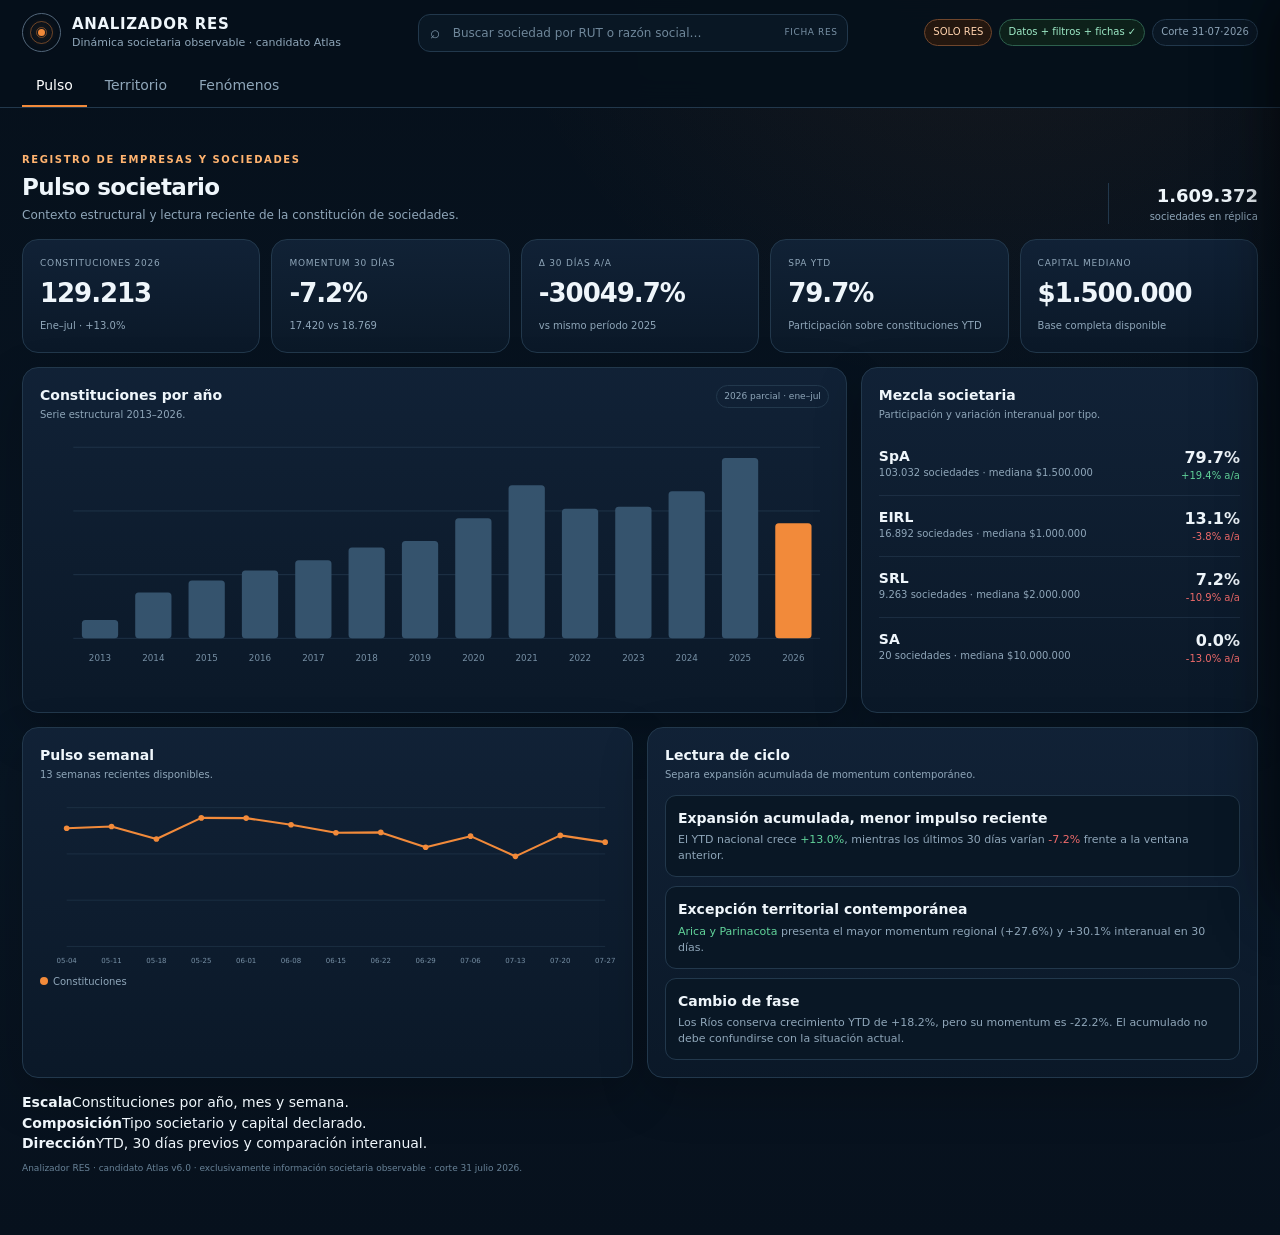
<file: res-demo/index.html>
<!DOCTYPE html>
<html lang="es">
<head>
<meta charset="utf-8"/>
<meta name="viewport" content="width=device-width,initial-scale=1"/>
<title>Analizador RES · Candidato Atlas</title>
<link rel="stylesheet" href="style.css?v=6.0.0"/>
<link rel="stylesheet" href="entity.css?v=6.0.0"/>
<link rel="stylesheet" href="support.css?v=6.0.0"/>
</head>
<body>
<div class="app-shell">
<header class="topbar">
  <div class="topbar-main">
    <div class="brand"><div class="brand-mark"><span></span></div><div><strong>ANALIZADOR RES</strong><small>Dinámica societaria observable · candidato Atlas</small></div></div>
    <div class="entity-search-shell">
      <span class="search-icon">⌕</span>
      <input id="entitySearch" type="search" autocomplete="off" placeholder="Buscar sociedad por RUT o razón social…"/>
      <span class="search-hint">ficha RES</span>
      <div class="search-results" id="entitySearchResults"></div>
    </div>
    <div class="status-group"><span class="status solo">SOLO RES</span><span class="status ok" id="healthBadge">Datos operativos</span><span class="status">Corte 31·07·2026</span></div>
  </div>
  <nav class="nav"><button class="active" data-screen="pulso">Pulso</button><button data-screen="territorio">Territorio</button><button data-screen="fenomenos">Fenómenos</button></nav>
</header>
<main>
<section class="screen active" id="pulso">
  <div class="section-title"><div><div class="eyebrow">REGISTRO DE EMPRESAS Y SOCIEDADES</div><h2>Pulso societario</h2><p>Contexto estructural y lectura reciente de la constitución de sociedades.</p></div><div class="micro-context"><b>1.609.372</b><span>sociedades en réplica</span></div></div>
  <div class="kpi-grid" id="pulsoKpis"></div>
  <div class="grid grid-2 wide-left">
    <article class="card"><div class="card-head"><div><h3>Constituciones por año</h3><p>Serie estructural 2013–2026.</p></div><span class="tag">2026 parcial · ene–jul</span></div><div class="chart" id="annualChart"></div></article>
    <article class="card"><div class="card-head"><div><h3>Mezcla societaria</h3><p>Participación y variación interanual por tipo.</p></div></div><div id="typeChart"></div></article>
  </div>
  <div class="grid grid-2">
    <article class="card"><div class="card-head"><div><h3>Pulso semanal</h3><p>13 semanas recientes disponibles.</p></div></div><div class="chart compact" id="weeklyChart"></div></article>
    <article class="card"><div class="card-head"><div><h3>Lectura de ciclo</h3><p>Separa expansión acumulada de momentum contemporáneo.</p></div></div><div class="insight-stack" id="cycleRead"></div></article>
  </div>
  <div class="method-strip"><div><b>Escala</b><span>Constituciones por año, mes y semana.</span></div><div><b>Composición</b><span>Tipo societario y capital declarado.</span></div><div><b>Dirección</b><span>YTD, 30 días previos y comparación interanual.</span></div></div>
</section>

<section class="screen" id="territorio">
  <div class="section-title with-controls"><div><div class="eyebrow">GEOGRAFÍA DEL CAMBIO</div><h2>Territorio</h2><p>Volumen, crecimiento y aceleración son lecturas distintas. Selecciona una región o haz clic en el mapa.</p></div><div class="control-cluster"><label>Región<select id="regionSelect"></select></label></div></div>
  <div class="kpi-grid" id="territoryKpis"></div>
  <div class="grid territory-main">
    <article class="card map-card"><div class="card-head map-head"><div><h3>Chile · dinámica regional</h3><p>Mapa regional interactivo.</p></div></div><div class="metric-tabs" id="mapMetricTabs"><button class="active" data-metric="volume">Volumen</button><button data-metric="growth">Crecimiento YTD</button><button data-metric="momentum">Momentum 30d</button><button data-metric="change">ICE-RES</button></div><div class="real-map" id="chileMap"><div class="map-loading">Cargando geometría regional…</div></div><div class="map-legend" id="mapLegend"></div><div class="map-source">Geometría continental: chile-map-geojson · OpenStreetMap/polygons.openstreetmap.fr.</div></article>
    <div class="territory-side"><article class="card"><div class="card-head"><div><h3 id="regionTitle">Chile</h3><p id="regionSub">Lectura nacional y focos territoriales.</p></div><span class="state-chip" id="regionState">Sistema</span></div><div id="regionNarrative"></div><div class="chart compact" id="regionLine"></div></article><article class="card"><div class="card-head"><div><h3>Comunas que están cambiando</h3><p>Cada señal permite bajar a sociedades concretas disponibles en la muestra.</p></div></div><div class="signal-list" id="communeEmerging"></div></article></div>
  </div>
  <article class="card"><div class="card-head"><div><h3>Matriz territorial</h3><p>Escala, crecimiento, momentum, composición, concentración y desviación histórica.</p></div><span class="tag">ICE-RES = prioridad de cambio, no riesgo</span></div><div class="table-wrap"><table><thead><tr><th>#</th><th>Región</th><th>2026 YTD</th><th>Δ YTD</th><th>Momentum 30d</th><th>Δ 30d a/a</th><th>SpA</th><th>Capital estándar</th><th>Concentración</th><th>Máx. z</th><th>ICE-RES</th></tr></thead><tbody id="regionMatrix"></tbody></table></div></article>
</section>

<section class="screen" id="fenomenos">
  <div class="section-title"><div><div class="eyebrow">INTELIGENCIA SOCIETARIA</div><h2>Fenómenos observables</h2><p>Las señales se interpretan por <b>intensidad, persistencia, alcance y dirección</b>. Al abrir una señal podrás examinar sociedades concretas y sus fichas RES.</p></div><div class="micro-context"><b id="entitySampleCount">—</b><span>sociedades navegables en demo</span></div></div>
  <div class="kpi-grid" id="phenomenonKpis"></div>
  <article class="card phenomenon-board"><div class="card-head"><div><h3>Qué merece atención ahora</h3><p>Prioridades generadas por convergencia de evidencia temporal y estructural disponible.</p></div><span class="tag">clic → fenómeno → sociedades → ficha</span></div><div class="phenomenon-grid" id="phenomenonBoard"></div></article>
  <div class="grid grid-2 phenomenon-mid"><article class="card bubble-filter-card"><div class="card-head"><div><h3>Matriz intensidad × persistencia</h3><p><b>Las burbujas ahora filtran la nómina.</b> Tamaño = alcance; posición = intensidad y persistencia.</p></div><span class="tag">clic → filtrar entidades</span></div><div class="phenomenon-scatter" id="phenomenonScatter"></div><div class="bubble-filter-hint" id="bubbleFilterHint">Selecciona una burbuja para llevar sus sociedades a la tabla inferior.</div></article><article class="card"><div class="card-head"><div><h3>Ciclo de las señales</h3><p>Distingue señales emergentes, persistentes, estructurales, en enfriamiento o todavía débiles.</p></div></div><div class="lifecycle" id="lifecycleLanes"></div></article></div>
  <div class="grid grid-3"><article class="card"><div class="card-head"><div><h3>Aceleraciones comunales</h3><p>Últimos 30 días vs. 30 previos y mismo período 2025.</p></div></div><div class="table-wrap short"><table><thead><tr><th>Comuna</th><th>30d</th><th>Momentum</th><th>a/a</th><th>Estado</th></tr></thead><tbody id="accelTable"></tbody></table></div></article><article class="card"><div class="card-head"><div><h3>Recurrencia constitutiva</h3><p>Misma comuna + tipo + capital repetida en múltiples días.</p></div></div><div class="table-wrap short"><table><thead><tr><th>Patrón</th><th>Días</th><th>Sociedades</th><th>Máx/día</th></tr></thead><tbody id="recurrentTable"></tbody></table></div></article><article class="card"><div class="card-head"><div><h3>Vocabulario emergente</h3><p>Palabras de razones sociales con aumento reciente. No equivale a actividad económica validada.</p></div></div><div class="vocab-cloud" id="vocabList"></div></article></div>
  <div class="support-grid">
    <article class="card support-card"><div class="card-head"><div><h3>Fechas críticas</h3><p>Picos y caídas de constituciones contra baseline de mismo mes + día de semana.</p></div><span class="tag">caída ≠ baja societaria</span></div><div id="criticalDates" class="support-list"></div></article>
    <article class="card support-card"><div class="card-head"><div><h3>Comunas críticas</h3><p>Prioriza escala, aceleración reciente y comparación interanual.</p></div><span class="tag">clic → filtrar</span></div><div id="criticalCommunes" class="support-list"></div></article>
    <article class="card support-card"><div class="card-head"><div><h3>Razones sociales parecidas</h3><p>Series léxicas y denominaciones idénticas dentro de cohortes de constitución.</p></div><span class="tag">RES observable</span></div><div id="similarNames" class="support-list"></div></article>
  </div>
  <article class="card entity-explorer-card"><div class="card-head"><div><h3>Nómina de sociedades</h3><p>La tabla responde a burbujas, fechas, comunas, recurrencias y familias de razón social. Clic en una fila abre la ficha RES.</p></div><div class="entity-table-actions"><span class="filter-pill" id="entityFilterLabel">Todas las sociedades navegables</span><button class="btn subtle" id="entityClearFilter">Limpiar filtro</button></div></div><div class="entity-table-summary"><b id="entityTableCount">0</b><span>entidades en la selección actual</span><small id="entityTableContext">Muestra navegable de la demo; Atlas consultará el universo completo.</small></div><div class="table-wrap entity-table-wrap"><table class="entity-table"><thead><tr><th>RUT</th><th>Razón social</th><th>Tipo</th><th>Constitución</th><th>Comuna</th><th>Capital</th><th>Cohorte</th><th>Caracterización</th></tr></thead><tbody id="entityExplorer"></tbody></table></div></article>
  <div class="notice"><b>Regla metodológica:</b> la ficha caracteriza sociedades con datos brutos y derivados de RES. No infiere actividad económica, vínculo entre sociedades, irregularidad ni riesgo LA/FT.</div>
</section>
<footer>Analizador RES · candidato Atlas v6.0 · exclusivamente información societaria observable · corte 31 julio 2026.</footer>
</main>
</div>
<div class="tooltip" id="tooltip"></div>
<aside class="drawer" id="drawer"><button class="btn drawer-close" id="drawerClose">Cerrar</button><div class="eyebrow" id="drawerEyebrow">DETALLE</div><h2 id="drawerTitle"></h2><p class="muted" id="drawerLead"></p><div id="drawerBody"></div></aside>
<aside class="entity-drawer" id="entityDrawer"><button class="btn drawer-close" id="entityDrawerClose">Cerrar</button><div class="eyebrow">FICHA SOCIETARIA RES</div><div id="entityDrawerBody"></div></aside>
<script src="data.js?v=6.0.0"></script>
<script src="insights.js?v=6.0.0"></script>
<script src="entities.js?v=6.0.0"></script>
<script src="support-entities.js?v=6.0.0"></script>
<script src="support.js?v=6.0.0"></script>
<script src="app.js?v=6.0.0"></script>
<script src="entity-app.js?v=6.0.0"></script>
</body>
</html>
</file>
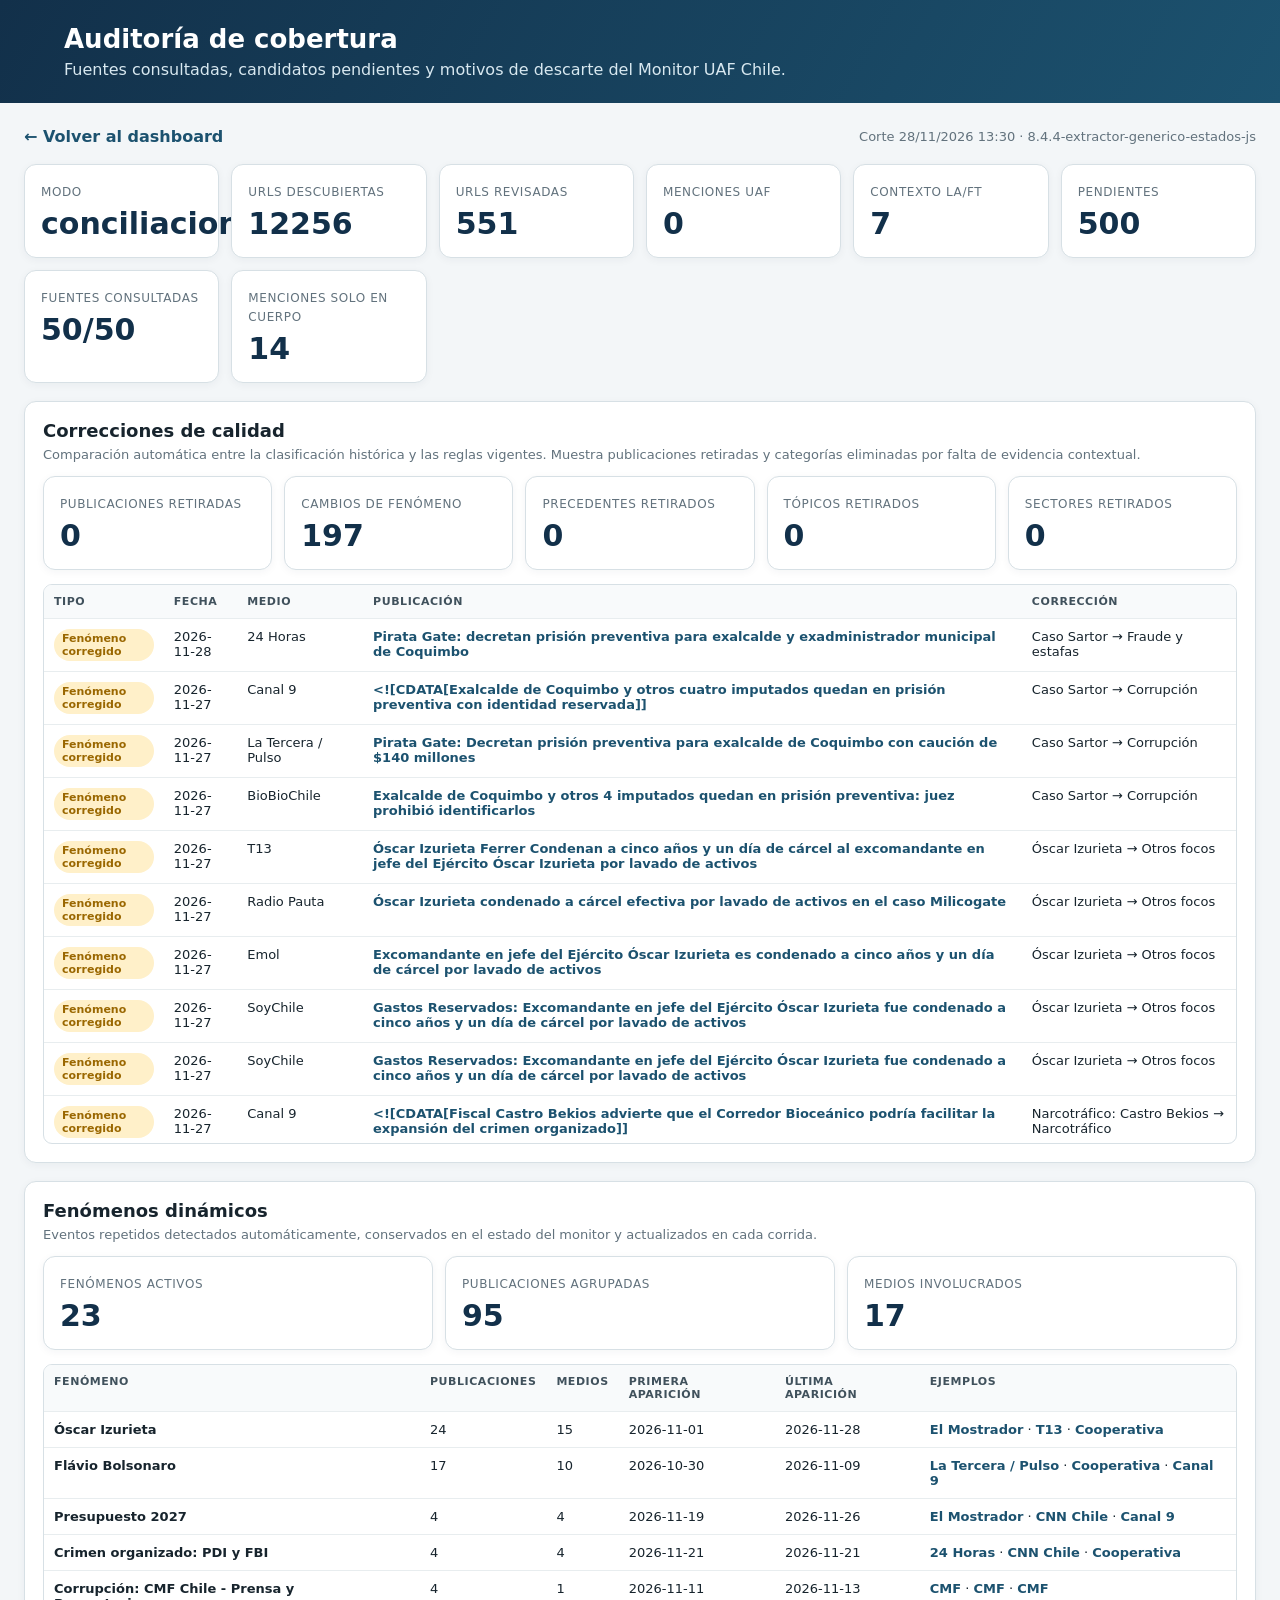
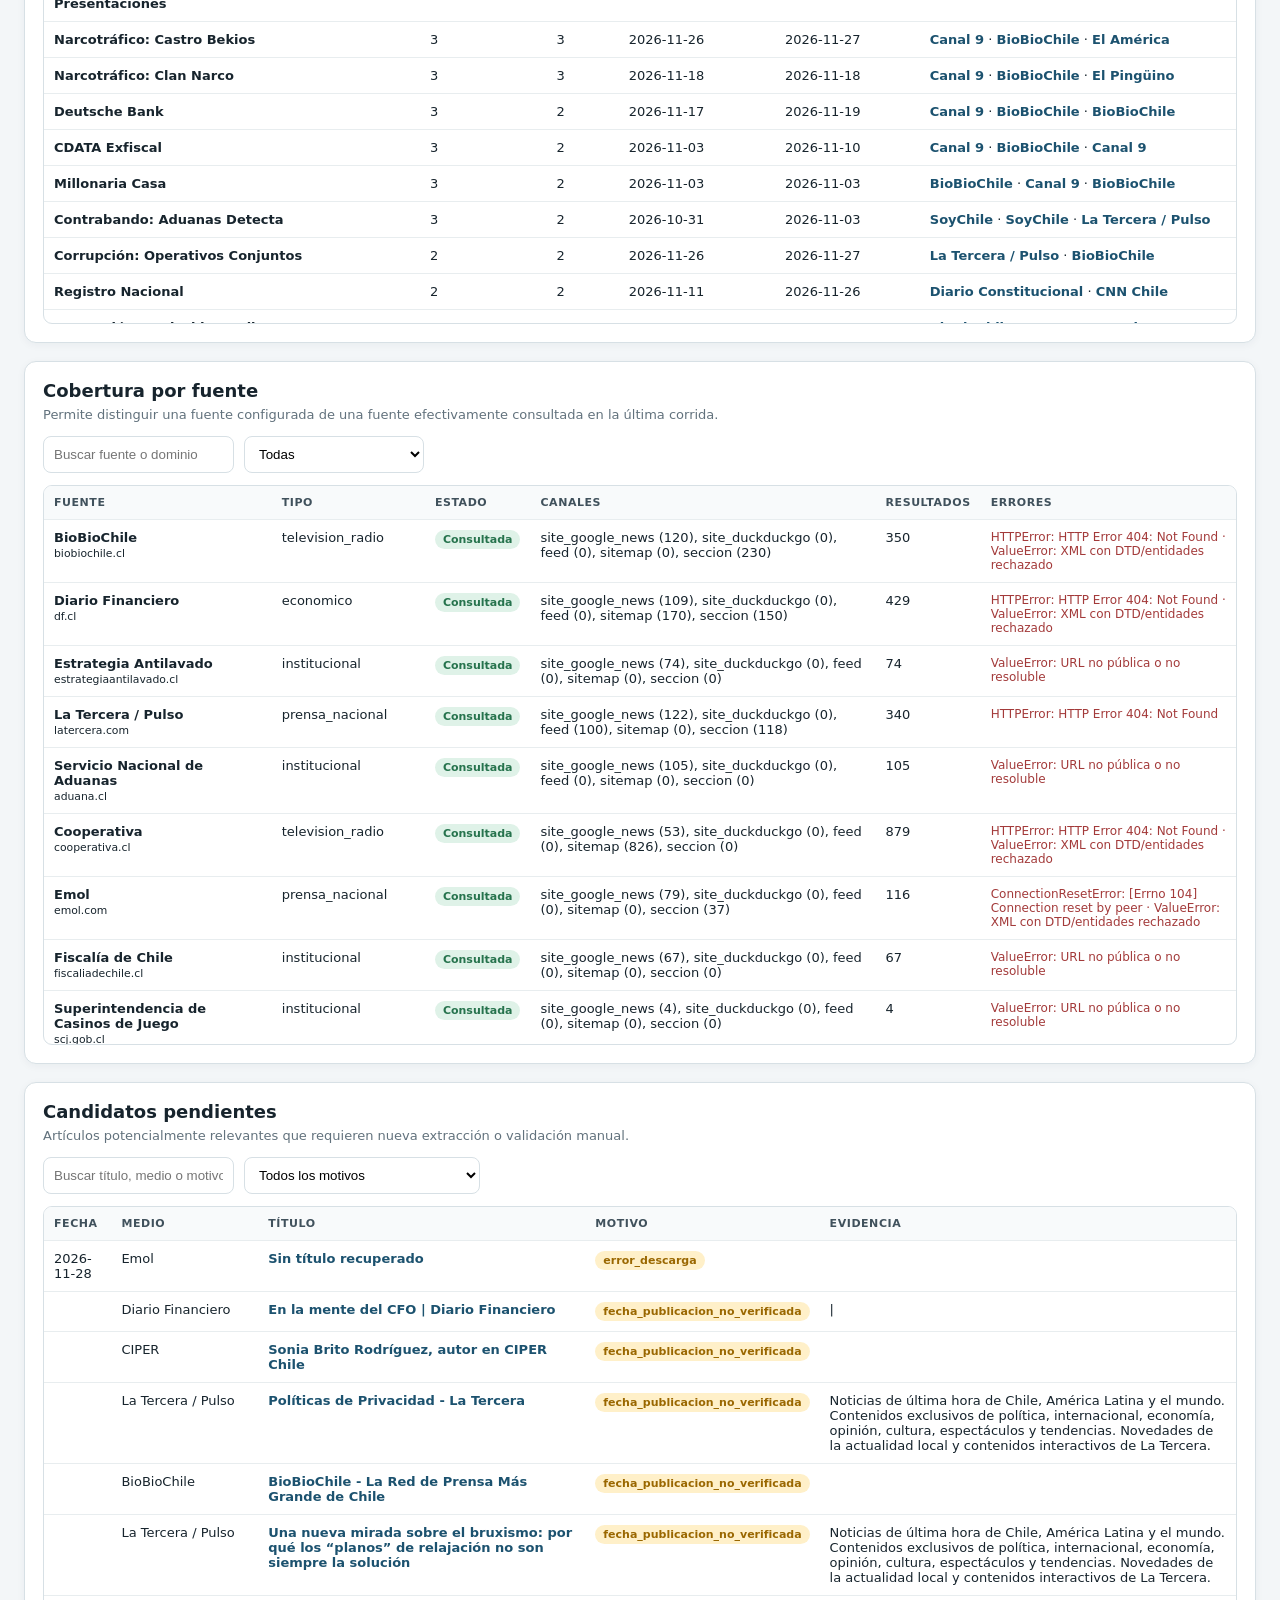
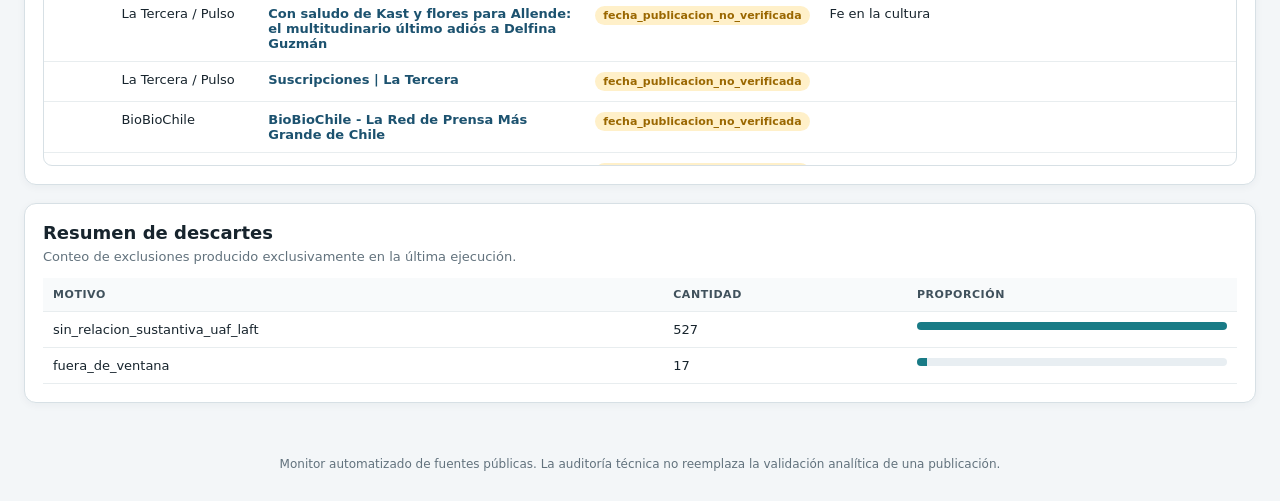
<file: auditoria.html>
<!doctype html>
<html lang="es">
<head>
<meta charset="utf-8">
<meta name="viewport" content="width=device-width,initial-scale=1">
<title>Auditoría de cobertura · Monitor UAF Chile</title>
<style>
:root{--azul:#12304a;--azul2:#1c526f;--turq:#197b86;--fondo:#f3f6f8;--borde:#d7e0e5;--texto:#17242d;--muted:#62727d;--ok:#26734d;--warn:#9a6700;--bad:#a33a3a}
*{box-sizing:border-box}body{margin:0;background:var(--fondo);color:var(--texto);font-family:Inter,system-ui,-apple-system,Segoe UI,Arial,sans-serif}header{background:linear-gradient(120deg,var(--azul),var(--azul2));color:white;padding:24px max(24px,5vw)}header h1{margin:0 0 6px;font-size:26px}header p{margin:0;color:#d8e8f0}.wrap{max-width:1500px;margin:auto;padding:24px}.nav{display:flex;justify-content:space-between;gap:12px;align-items:center;margin-bottom:18px}.nav a{color:var(--azul2);font-weight:700;text-decoration:none}.stamp{font-size:13px;color:var(--muted)}.cards{display:grid;grid-template-columns:repeat(auto-fit,minmax(180px,1fr));gap:12px}.card,.panel{background:white;border:1px solid var(--borde);border-radius:12px;box-shadow:0 2px 8px #12304a0c}.card{padding:16px}.card span{font-size:12px;color:var(--muted);text-transform:uppercase;letter-spacing:.05em}.card b{display:block;font-size:30px;margin-top:6px;color:var(--azul)}.panel{margin-top:18px;padding:18px}.panel h2{margin:0 0 6px;font-size:18px}.panel .sub{color:var(--muted);font-size:13px;margin-bottom:14px}.controls{display:flex;gap:10px;flex-wrap:wrap;margin:12px 0}.controls input,.controls select{padding:9px 10px;border:1px solid var(--borde);border-radius:8px;background:white;min-width:180px}table{width:100%;border-collapse:collapse;font-size:13px}th,td{text-align:left;padding:10px;border-bottom:1px solid #e8edef;vertical-align:top}th{position:sticky;top:0;background:#f8fafb;color:#40515c;font-size:11px;text-transform:uppercase;letter-spacing:.05em}.tablebox{overflow:auto;max-height:560px;border:1px solid var(--borde);border-radius:9px}.pill{display:inline-block;border-radius:999px;padding:3px 8px;font-size:11px;font-weight:700;background:#e8eef2;color:#42525d}.pill.ok{background:#dff2e8;color:var(--ok)}.pill.warn{background:#fff0c9;color:var(--warn)}.pill.bad{background:#fae2e2;color:var(--bad)}a.link{color:var(--azul2);text-decoration:none;font-weight:650}.error{color:var(--bad);font-size:12px;max-width:350px}.empty{padding:26px;text-align:center;color:var(--muted)}.bar{height:8px;background:#e8eef2;border-radius:999px;overflow:hidden;min-width:100px}.bar i{display:block;height:100%;background:var(--turq)}footer{padding:30px;text-align:center;color:var(--muted);font-size:12px}@media(max-width:760px){.wrap{padding:14px}th,td{padding:8px}.nav{align-items:flex-start;flex-direction:column}}
</style>
</head>
<body>
<header><h1>Auditoría de cobertura</h1><p>Fuentes consultadas, candidatos pendientes y motivos de descarte del Monitor UAF Chile.</p></header>
<main class="wrap">
  <div class="nav"><a href="index.html">← Volver al dashboard</a><span class="stamp" id="stamp">Cargando datos…</span></div>
  <section class="cards" id="cards"></section>


  <section class="panel">
    <h2>Correcciones de calidad</h2><div class="sub">Comparación automática entre la clasificación histórica y las reglas vigentes. Muestra publicaciones retiradas y categorías eliminadas por falta de evidencia contextual.</div>
    <section class="cards" id="qualityCards"></section>
    <div class="tablebox" style="margin-top:14px"><table><thead><tr><th>Tipo</th><th>Fecha</th><th>Medio</th><th>Publicación</th><th>Corrección</th></tr></thead><tbody id="qualityRows"></tbody></table></div>
  </section>

  <section class="panel">
    <h2>Fenómenos dinámicos</h2><div class="sub">Eventos repetidos detectados automáticamente, conservados en el estado del monitor y actualizados en cada corrida.</div>
    <section class="cards" id="dynamicCards"></section>
    <div class="tablebox" style="margin-top:14px"><table><thead><tr><th>Fenómeno</th><th>Publicaciones</th><th>Medios</th><th>Primera aparición</th><th>Última aparición</th><th>Ejemplos</th></tr></thead><tbody id="dynamicRows"></tbody></table></div>
  </section>

  <section class="panel">
    <h2>Cobertura por fuente</h2><div class="sub">Permite distinguir una fuente configurada de una fuente efectivamente consultada en la última corrida.</div>
    <div class="controls"><input id="qFuente" placeholder="Buscar fuente o dominio"><select id="fEstado"><option value="">Todas</option><option value="consultada">Consultadas</option><option value="no">No consultadas</option><option value="error">Con errores</option></select></div>
    <div class="tablebox"><table><thead><tr><th>Fuente</th><th>Tipo</th><th>Estado</th><th>Canales</th><th>Resultados</th><th>Errores</th></tr></thead><tbody id="fuentes"></tbody></table></div>
  </section>

  <section class="panel">
    <h2>Candidatos pendientes</h2><div class="sub">Artículos potencialmente relevantes que requieren nueva extracción o validación manual.</div>
    <div class="controls"><input id="qPend" placeholder="Buscar título, medio o motivo"><select id="fMotivo"><option value="">Todos los motivos</option></select></div>
    <div class="tablebox"><table><thead><tr><th>Fecha</th><th>Medio</th><th>Título</th><th>Motivo</th><th>Evidencia</th></tr></thead><tbody id="pendientes"></tbody></table></div>
  </section>

  <section class="panel">
    <h2>Resumen de descartes</h2><div class="sub">Conteo de exclusiones producido exclusivamente en la última ejecución.</div>
    <div id="descartes"></div>
  </section>
</main>
<footer>Monitor automatizado de fuentes públicas. La auditoría técnica no reemplaza la validación analítica de una publicación.</footer>
<script>
let D={};const $=id=>document.getElementById(id);const esc=s=>String(s??'').replace(/[&<>"']/g,c=>({'&':'&amp;','<':'&lt;','>':'&gt;','"':'&quot;',"'":'&#39;'}[c]));
const safe=u=>{try{const x=new URL(u,location.href);return ['http:','https:'].includes(x.protocol)?x.href:'#'}catch{return '#'}};
function cards(){const a=D.auditoria||{},c=D.cobertura_tecnica||{};const vals=[['Modo',D.modo_ejecucion||'—'],['URLs descubiertas',a.urls_descubiertas||0],['URLs revisadas',a.urls_revisadas||0],['Menciones UAF',a.menciones_uaf_corrida||0],['Contexto LA/FT',a.contexto_laft_corrida||0],['Pendientes',D.candidatos_pendientes?.length||0],['Fuentes consultadas',`${a.fuentes_consultadas||0}/${a.fuentes_configuradas||0}`],['Menciones solo en cuerpo',c.menciones_uaf_solo_cuerpo||0]];$('cards').innerHTML=vals.map(([k,v])=>`<article class="card"><span>${esc(k)}</span><b>${esc(v)}</b></article>`).join('')}
function renderFuentes(){const q=$('qFuente').value.toLowerCase(),f=$('fEstado').value;let rs=(D.cobertura_fuentes||[]).filter(r=>{const hay=(r.fuente+' '+r.dominio).toLowerCase().includes(q);const e=(r.errores||[]).length>0;return hay&&(!f||(f==='consultada'&&r.consultada)||(f==='no'&&!r.consultada)||(f==='error'&&e))});$('fuentes').innerHTML=rs.length?rs.map(r=>{const cls=r.consultada?'ok':'warn';const canals=Object.entries(r.canales||{}).map(([k,v])=>`${esc(k)} (${v})`).join(', ')||'—';return `<tr><td><b>${esc(r.fuente)}</b><br><small>${esc(r.dominio)}</small></td><td>${esc(r.tipo||'')}</td><td><span class="pill ${cls}">${r.consultada?'Consultada':'No consultada'}</span></td><td>${canals}</td><td>${r.resultados||0}</td><td class="error">${esc((r.errores||[]).join(' · '))}</td></tr>`}).join(''):`<tr><td colspan="6" class="empty">Sin fuentes para el filtro.</td></tr>`}
function motivos(){const ms=[...new Set((D.candidatos_pendientes||[]).map(x=>x.motivo).filter(Boolean))].sort();$('fMotivo').innerHTML='<option value="">Todos los motivos</option>'+ms.map(x=>`<option>${esc(x)}</option>`).join('')}
function renderPend(){const q=$('qPend').value.toLowerCase(),m=$('fMotivo').value;const rs=(D.candidatos_pendientes||[]).filter(r=>[r.titulo,r.medio,r.motivo,r.evidencia].join(' ').toLowerCase().includes(q)&&(!m||r.motivo===m));$('pendientes').innerHTML=rs.length?rs.map(r=>`<tr><td>${esc(r.fecha)}</td><td>${esc(r.medio)}</td><td><a class="link" href="${safe(r.link)}" target="_blank" rel="noopener">${esc(r.titulo)}</a></td><td><span class="pill warn">${esc(r.motivo)}</span></td><td>${esc(r.evidencia||'')}</td></tr>`).join(''):`<tr><td colspan="5" class="empty">No hay candidatos pendientes para el filtro.</td></tr>`}
function renderDesc(){const d=D.descartes_resumen||{},entries=Object.entries(d).sort((a,b)=>b[1]-a[1]),max=Math.max(1,...entries.map(x=>x[1]));$('descartes').innerHTML=entries.length?`<table><thead><tr><th>Motivo</th><th>Cantidad</th><th>Proporción</th></tr></thead><tbody>${entries.map(([k,n])=>`<tr><td>${esc(k)}</td><td>${n}</td><td><div class="bar"><i style="width:${n/max*100}%"></i></div></td></tr>`).join('')}</tbody></table>`:'<div class="empty">La última ejecución no registró descartes.</div>'}
function renderDynamic(){const rs=D.fenomenos_dinamicos||[];const pubs=rs.reduce((a,x)=>a+(x.articulos_ventana||0),0),medios=new Set(rs.flatMap(x=>(x.ejemplos||[]).map(e=>e.medio).filter(Boolean))).size;$('dynamicCards').innerHTML=[['Fenómenos activos',rs.length],['Publicaciones agrupadas',pubs],['Medios involucrados',medios]].map(([k,v])=>`<article class="card"><span>${esc(k)}</span><b>${v}</b></article>`).join('');$('dynamicRows').innerHTML=rs.length?rs.map(x=>`<tr><td><b>${esc(x.label||x.id)}</b></td><td>${x.articulos_ventana||0}</td><td>${x.medios_ventana||0}</td><td>${esc((x.primera_publicacion||'').slice(0,10))}</td><td>${esc((x.ultima_publicacion||'').slice(0,10))}</td><td>${(x.ejemplos||[]).slice(0,3).map(e=>`<a class="link" href="${safe(e.link)}" target="_blank" rel="noopener">${esc(e.medio||'Fuente')}</a>`).join(' · ')||'—'}</td></tr>`).join(''):'<tr><td colspan="6" class="empty">Aún no hay repeticiones suficientes para crear un fenómeno dinámico.</td></tr>'}
function renderQuality(){const q=D.auditoria_calidad||{},r=q.resumen||{};const vals=[['Publicaciones retiradas',r.registros_eliminados||0],['Cambios de fenómeno',r.cambios_fenomeno||0],['Precedentes retirados',r.precedentes_retirados||0],['Tópicos retirados',r.topicos_retirados||0],['Sectores retirados',r.sujetos_retirados||0]];$('qualityCards').innerHTML=vals.map(([k,v])=>`<article class="card"><span>${esc(k)}</span><b>${v}</b></article>`).join('');const rows=[];(q.registros_eliminados||[]).forEach(x=>rows.push({tipo:'Publicación retirada',...x,cambio:x.motivo||'Sin pertinencia UAF/LAFT'}));(q.cambios_fenomeno||[]).forEach(x=>rows.push({tipo:'Fenómeno corregido',...x,cambio:`${x.antes||'—'} → ${x.despues||'Otros focos'}`}));(q.precedentes_retirados||[]).forEach(x=>rows.push({tipo:'Precedente retirado',...x,cambio:(x.retirados||[]).join(', ')}));(q.topicos_retirados||[]).forEach(x=>rows.push({tipo:'Tópico retirado',...x,cambio:(x.retirados||[]).join(', ')}));(q.sujetos_retirados||[]).forEach(x=>rows.push({tipo:'Sector retirado',...x,cambio:(x.retirados||[]).join(', ')}));$('qualityRows').innerHTML=rows.length?rows.slice(0,250).map(x=>`<tr><td><span class="pill ${x.tipo==='Publicación retirada'?'bad':'warn'}">${esc(x.tipo)}</span></td><td>${esc(x.fecha||'')}</td><td>${esc(x.medio||'')}</td><td><a class="link" href="${safe(x.link)}" target="_blank" rel="noopener">${esc(x.titulo||'Sin título')}</a></td><td>${esc(x.cambio||'')}</td></tr>`).join(''):'<tr><td colspan="5" class="empty">La corrida actual no registró reclasificaciones históricas.</td></tr>'}
async function load(){try{const r=await fetch(`datos.json?t=${Date.now()}`,{cache:'no-store'});if(!r.ok)throw Error(r.status);D=await r.json();$('stamp').textContent=`Corte ${D.generado_legible||''} · ${D.version_motor||''}`;cards();motivos();renderQuality();renderDynamic();renderFuentes();renderPend();renderDesc()}catch(e){$('stamp').textContent='No fue posible cargar datos.json';$('cards').innerHTML='<article class="card"><span>Error</span><b>Sin datos</b></article>'}}
['qFuente','fEstado'].forEach(id=>$(id).addEventListener('input',renderFuentes));['qPend','fMotivo'].forEach(id=>$(id).addEventListener('input',renderPend));load();
</script>
</body>
</html>
</file>
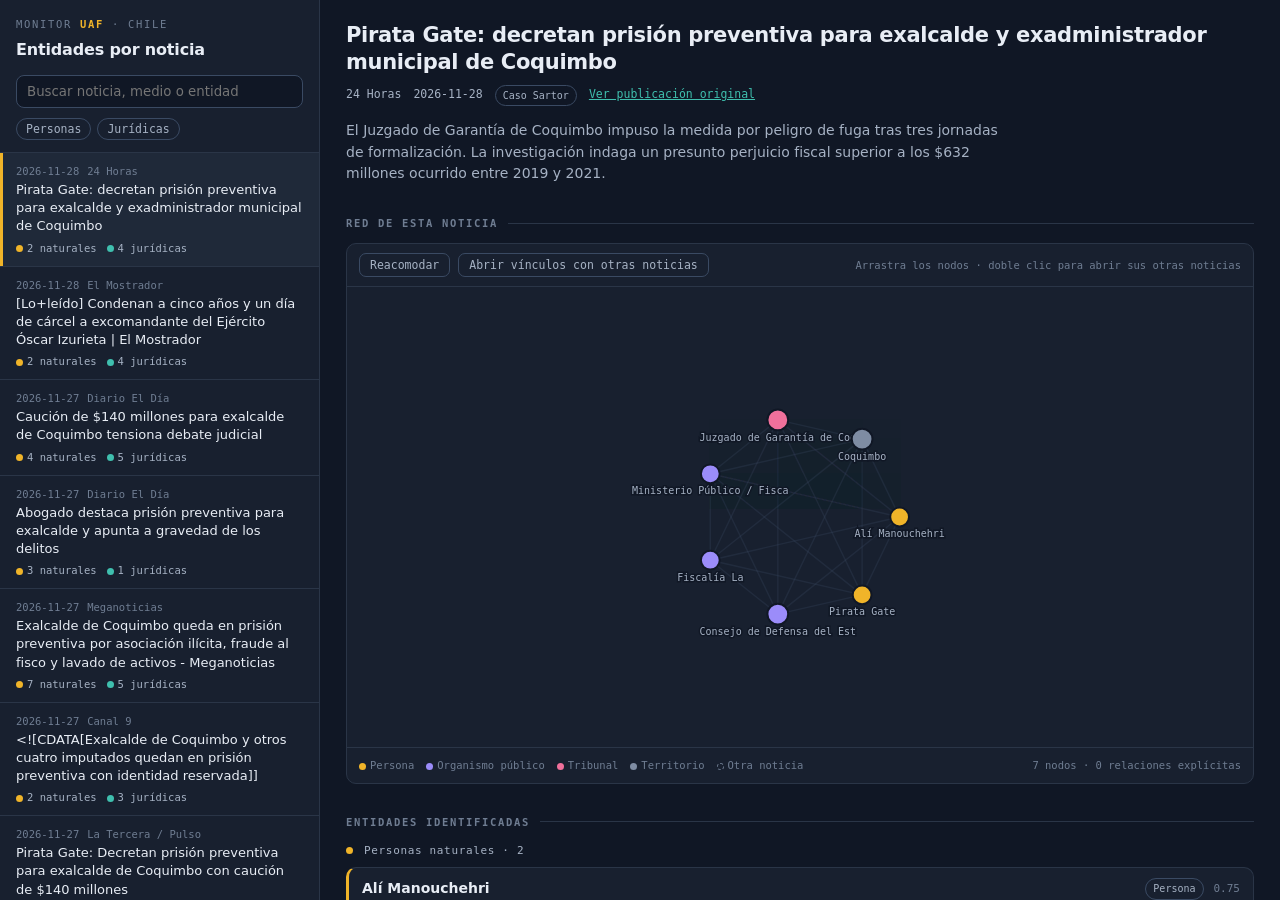
<file: entidades.html>
<!DOCTYPE html>
<html lang="es">
<head>
<meta charset="utf-8">
<meta name="viewport" content="width=device-width, initial-scale=1">
<title>Entidades y relaciones · Monitor UAF Chile</title>
<style>
/* Los colores codifican la NATURALEZA JURÍDICA: es información estructural,
   no decoración. El analista debe distinguir de un vistazo una persona natural
   de una jurídica, tanto en la ficha como en el grafo. */
:root{
  --fondo:#101725; --panel:#18202F; --panel-alto:#1F2939;
  --borde:#2A3547; --borde-vivo:#3A4A63;
  --texto:#E8EDF5; --texto-medio:#A6B2C4; --texto-tenue:#6F7D92;
  --natural:#F0B429; --juridica:#3FBFAE; --publico:#9B8CFA;
  --tribunal:#F0709B; --sinfines:#5BA8F5; --lugar:#7E8CA3; --otro:#5E6B80;
  --alerta:#FF8A65; --r:10px;
  --mono:ui-monospace,"SF Mono","Cascadia Mono","Roboto Mono",Menlo,Consolas,monospace;
  --sans:system-ui,-apple-system,"Segoe UI",Roboto,"Helvetica Neue",sans-serif;
}
*{box-sizing:border-box}
html,body{height:100%}
body{margin:0;background:var(--fondo);color:var(--texto);font-family:var(--sans);
  font-size:14px;line-height:1.55;-webkit-font-smoothing:antialiased}
button{font-family:inherit;font-size:inherit;color:inherit;cursor:pointer}
a{color:var(--juridica)}
.app{display:grid;grid-template-columns:320px minmax(0,1fr);height:100vh}
@media (max-width:960px){.app{grid-template-columns:1fr;height:auto}.lista{max-height:44vh}}

.lista{border-right:1px solid var(--borde);background:var(--panel);
  display:flex;flex-direction:column;min-height:0}
.lista header{padding:16px 16px 12px;border-bottom:1px solid var(--borde)}
.marca{font-family:var(--mono);font-size:10.5px;letter-spacing:.16em;
  text-transform:uppercase;color:var(--texto-tenue);margin:0 0 6px}
.marca b{color:var(--natural);font-weight:600}
.lista h1{font-size:16px;margin:0 0 12px;letter-spacing:-.01em}
.buscador{width:100%;padding:8px 10px;border-radius:8px;background:var(--fondo);
  border:1px solid var(--borde-vivo);color:var(--texto);font-family:inherit}
.buscador:focus{outline:2px solid var(--juridica);outline-offset:1px}
.filtros{display:flex;gap:6px;flex-wrap:wrap;margin-top:10px}
.filtro{padding:3px 9px;border-radius:999px;border:1px solid var(--borde-vivo);
  background:transparent;color:var(--texto-medio);font-size:11.5px;font-family:var(--mono)}
.filtro[aria-pressed="true"]{background:var(--juridica);border-color:var(--juridica);color:#062B27}
.noticias{overflow-y:auto;flex:1;min-height:0}
.noticia{width:100%;text-align:left;background:transparent;border:0;
  border-bottom:1px solid var(--borde);padding:12px 16px;display:block}
.noticia:hover{background:var(--panel-alto)}
.noticia[aria-current="true"]{background:var(--panel-alto);box-shadow:inset 3px 0 0 var(--natural)}
.noticia .meta{font-family:var(--mono);font-size:10.5px;color:var(--texto-tenue);
  display:flex;gap:8px;margin-bottom:4px}
.noticia .tit{font-size:13px;line-height:1.4;color:var(--texto)}
.noticia .conteo{margin-top:6px;display:flex;gap:10px;font-family:var(--mono);
  font-size:10.5px;color:var(--texto-medio)}
.punto{display:inline-block;width:7px;height:7px;border-radius:50%;margin-right:4px;vertical-align:middle}

.detalle{overflow-y:auto;padding:22px 26px 60px;min-width:0}
.vacio{height:100%;display:flex;flex-direction:column;align-items:center;
  justify-content:center;color:var(--texto-tenue);text-align:center;gap:8px;padding:40px}
.cabecera h2{font-size:21px;line-height:1.3;margin:0 0 8px;letter-spacing:-.015em}
.cabecera .sub{font-family:var(--mono);font-size:11.5px;color:var(--texto-medio);
  display:flex;gap:12px;flex-wrap:wrap;align-items:center}
.resumen{color:var(--texto-medio);margin:14px 0 0;max-width:74ch}
.seccion{margin-top:30px}
.seccion>h3{font-family:var(--mono);font-size:10.5px;letter-spacing:.16em;
  text-transform:uppercase;color:var(--texto-tenue);margin:0 0 12px;
  display:flex;align-items:center;gap:10px}
.seccion>h3::after{content:"";flex:1;height:1px;background:var(--borde)}

.grupo{margin-bottom:20px}
.grupo-tit{font-family:var(--mono);font-size:11px;letter-spacing:.06em;
  color:var(--texto-medio);margin:0 0 8px;display:flex;align-items:center;gap:7px}
.fichas{display:grid;gap:8px}
.ficha{border:1px solid var(--borde);border-left:3px solid var(--otro);
  border-radius:var(--r);background:var(--panel);overflow:hidden}
.ficha>summary{padding:10px 13px;cursor:pointer;display:flex;align-items:center;
  gap:10px;list-style:none}
.ficha>summary::-webkit-details-marker{display:none}
.ficha .nom{font-weight:600;flex:1;min-width:0;overflow-wrap:anywhere}
.badge{font-family:var(--mono);font-size:10px;padding:2px 7px;border-radius:999px;
  border:1px solid var(--borde-vivo);color:var(--texto-medio);white-space:nowrap}
.ficha .score{font-family:var(--mono);font-size:11px;color:var(--texto-tenue)}
.ficha .cuerpo{padding:11px 13px 13px;border-top:1px solid var(--borde);margin:2px 0 0}
.campo{display:flex;gap:10px;margin-bottom:7px;font-size:12.5px}
.campo dt{font-family:var(--mono);font-size:10.5px;letter-spacing:.06em;
  text-transform:uppercase;color:var(--texto-tenue);min-width:100px;
  flex-shrink:0;padding-top:2px}
.campo dd{margin:0;color:var(--texto-medio);min-width:0}
.chips{display:flex;gap:5px;flex-wrap:wrap}
.chip{font-family:var(--mono);font-size:10.5px;padding:2px 7px;border-radius:5px;
  background:var(--fondo);border:1px solid var(--borde);color:var(--texto-medio)}
.cita{border-left:2px solid var(--borde-vivo);padding-left:10px;
  color:var(--texto-medio);font-size:12.5px;margin:0 0 6px}
.aviso{display:inline-flex;align-items:center;gap:6px;font-family:var(--mono);
  font-size:10.5px;color:var(--alerta);border:1px solid var(--alerta);
  border-radius:5px;padding:1px 7px}
.acciones{display:flex;gap:8px;margin-top:10px;flex-wrap:wrap}
.accion{padding:4px 10px;border-radius:7px;border:1px solid var(--borde-vivo);
  background:transparent;color:var(--texto-medio);font-size:11.5px;font-family:var(--mono)}
.accion:hover{border-color:var(--juridica);color:var(--juridica)}

.grafo-caja{border:1px solid var(--borde);border-radius:var(--r);
  background:var(--panel);position:relative;overflow:hidden}
.grafo-barra{display:flex;gap:8px;align-items:center;padding:9px 12px;
  border-bottom:1px solid var(--borde);flex-wrap:wrap}
.grafo-barra .hint{font-family:var(--mono);font-size:10.5px;
  color:var(--texto-tenue);margin-left:auto}
svg.grafo{display:block;width:100%;height:460px;touch-action:none;cursor:grab}
svg.grafo.arrastrando{cursor:grabbing}
.nodo{cursor:pointer}
.nodo circle{stroke:var(--fondo);stroke-width:2}
.nodo:focus{outline:none}
.nodo:focus circle{stroke:#FFF;stroke-width:3}
.nodo.externo circle{stroke-dasharray:3 2;stroke:var(--texto-tenue)}
.nodo text{font-family:var(--mono);font-size:10px;fill:var(--texto-medio);
  pointer-events:none;paint-order:stroke;stroke:var(--fondo);stroke-width:3px}
.arista{stroke:var(--borde-vivo);stroke-width:1.4}
.arista.explicita{stroke:var(--juridica);stroke-width:2}
.arista.puente{stroke:var(--natural);stroke-dasharray:4 3}
.arista-tit{font-family:var(--mono);font-size:9px;fill:var(--texto-tenue);pointer-events:none}
.leyenda{display:flex;gap:12px;flex-wrap:wrap;padding:9px 12px;
  border-top:1px solid var(--borde);font-family:var(--mono);
  font-size:10.5px;color:var(--texto-tenue)}
.nota{margin-top:26px;padding:12px 14px;border:1px solid var(--borde);
  border-radius:var(--r);color:var(--texto-tenue);font-size:12px;max-width:82ch}
@media (prefers-reduced-motion:reduce){*{transition:none!important;animation:none!important}}
</style>
</head>
<body>
<div class="app">
  <aside class="lista">
    <header>
      <p class="marca">Monitor <b>UAF</b> · Chile</p>
      <h1>Entidades por noticia</h1>
      <input class="buscador" id="q" type="search" placeholder="Buscar noticia, medio o entidad" aria-label="Buscar">
      <div class="filtros" id="filtros"></div>
    </header>
    <div class="noticias" id="noticias" role="list"></div>
  </aside>
  <main class="detalle" id="detalle">
    <div class="vacio"><p>Elige una noticia para ver sus entidades.</p></div>
  </main>
</div>

<script>
"use strict";

var COLOR = {
  PERSONA:"var(--natural)", EMPRESA:"var(--juridica)",
  INSTITUCION_FINANCIERA:"var(--juridica)", ORGANISMO_PUBLICO:"var(--publico)",
  TRIBUNAL:"var(--tribunal)", ENTIDAD_SIN_FINES_DE_LUCRO:"var(--sinfines)",
  ORGANIZACION:"var(--sinfines)", LUGAR:"var(--lugar)"
};
var ETIQUETA_TIPO = {
  PERSONA:"Persona", EMPRESA:"Empresa",
  INSTITUCION_FINANCIERA:"Institución financiera",
  ORGANISMO_PUBLICO:"Organismo público", TRIBUNAL:"Tribunal",
  ENTIDAD_SIN_FINES_DE_LUCRO:"Sin fines de lucro", ORGANIZACION:"Organización",
  LUGAR:"Territorio", MONTO:"Monto", CRIPTOACTIVO:"Criptoactivo",
  RUT:"RUT", NOTICIA:"Noticia", OTRO:"Otro"
};
var ORDEN_GRUPO = [
  ["PERSONA_NATURAL","Personas naturales"],
  ["PERSONA_JURIDICA","Personas jurídicas"],
  ["NO_APLICA","Territorios, montos y otros datos"]
];

var ARTICULOS = [];
var INDICE_ENTIDAD = new Map();
var SELECCION = null;
var FILTRO_NATURALEZA = null;
var EXPANDIDOS = new Set();
var sim = null;

function $(s){ return document.querySelector(s); }
function esc(t){
  return String(t === null || t === undefined ? "" : t).replace(/[&<>"']/g, function(c){
    return {"&":"&amp;","<":"&lt;",">":"&gt;",'"':"&quot;","'":"&#39;"}[c];
  });
}

function cargar(){
  fetch("datos.json", {cache:"no-store"})
    .then(function(r){ if(!r.ok) throw new Error("HTTP " + r.status); return r.json(); })
    .then(iniciar)
    .catch(function(err){
      $("#detalle").innerHTML =
        '<div class="vacio"><p>No se pudo leer <code>datos.json</code>.</p>' +
        '<p style="font-size:12px;max-width:48ch">Publica la carpeta con GitHub Pages o ' +
        'sírvela con un servidor local. Al abrir el archivo con file:// el navegador ' +
        'bloquea la lectura.</p><p style="font-size:11px">Detalle: ' + esc(err.message) + '</p></div>';
    });
}

function iniciar(datos){
  ARTICULOS = (datos.prensa || []).filter(function(a){ return (a.entidades||[]).length; });
  ARTICULOS.sort(function(a,b){ return String(b.fecha||"").localeCompare(String(a.fecha||"")); });
  INDICE_ENTIDAD = new Map();
  ARTICULOS.forEach(function(art){
    (art.entidades||[]).forEach(function(e){
      if(!INDICE_ENTIDAD.has(e.id)) INDICE_ENTIDAD.set(e.id, []);
      INDICE_ENTIDAD.get(e.id).push(art.id);
    });
  });
  pintarFiltros();
  pintarLista();
  if(ARTICULOS.length) seleccionar(ARTICULOS[0].id);
}

function pintarFiltros(){
  var opciones = [["PERSONA_NATURAL","Personas"],["PERSONA_JURIDICA","Jurídicas"]];
  $("#filtros").innerHTML = opciones.map(function(o){
    return '<button class="filtro" data-nat="'+o[0]+'" aria-pressed="false">'+o[1]+'</button>';
  }).join("");
  $("#filtros").addEventListener("click", function(ev){
    var b = ev.target.closest(".filtro"); if(!b) return;
    FILTRO_NATURALEZA = FILTRO_NATURALEZA === b.dataset.nat ? null : b.dataset.nat;
    Array.prototype.forEach.call($("#filtros").children, function(x){
      x.setAttribute("aria-pressed", String(x.dataset.nat === FILTRO_NATURALEZA));
    });
    pintarLista();
  });
}

function cuenta(art, naturaleza){
  return (art.entidades||[]).filter(function(e){ return e.naturaleza === naturaleza; }).length;
}

function pintarLista(){
  var q = ($("#q").value || "").trim().toLowerCase();
  var visibles = ARTICULOS.filter(function(a){
    if(FILTRO_NATURALEZA && !cuenta(a, FILTRO_NATURALEZA)) return false;
    if(!q) return true;
    var heno = [a.titulo, a.medio].concat((a.entidades||[]).map(function(e){
      return e.nombre_canonico; })).join(" ").toLowerCase();
    return heno.indexOf(q) !== -1;
  });
  $("#noticias").innerHTML = visibles.length ? visibles.map(function(a){
    return '<button class="noticia" role="listitem" data-id="'+esc(a.id)+'" aria-current="'+(a.id===SELECCION)+'">'
      + '<div class="meta"><span>'+esc(a.fecha||"")+'</span><span>'+esc(a.medio||"")+'</span></div>'
      + '<div class="tit">'+esc(a.titulo||"Sin título")+'</div>'
      + '<div class="conteo">'
      + '<span><i class="punto" style="background:var(--natural)"></i>'+cuenta(a,"PERSONA_NATURAL")+' naturales</span>'
      + '<span><i class="punto" style="background:var(--juridica)"></i>'+cuenta(a,"PERSONA_JURIDICA")+' jurídicas</span>'
      + '</div></button>';
  }).join("") : '<p style="padding:18px 16px;color:var(--texto-tenue);font-size:12.5px">Ninguna noticia coincide con la búsqueda.</p>';
  Array.prototype.forEach.call($("#noticias").querySelectorAll(".noticia"), function(b){
    b.addEventListener("click", function(){ seleccionar(b.dataset.id); });
  });
}

function campo(k, v){ return '<div class="campo"><dt>'+k+'</dt><dd>'+v+'</dd></div>'; }

function ficha(e, art){
  var otras = (INDICE_ENTIDAD.get(e.id)||[]).filter(function(x){ return x !== art.id; });
  var roles = (e.roles||[]).map(function(r){ return r.rol || r; }).filter(Boolean);
  var ctx = (e.contextos||[]).slice(0,3).map(function(c){
    return '<p class="cita">'+esc(typeof c === "string" ? c : (c.texto || c.frase || ""))+'</p>'; }).join("");
  return '<details class="ficha" style="border-left-color:'+(COLOR[e.tipo]||"var(--otro)")+'">'
    + '<summary><span class="nom">'+esc(e.nombre_canonico)+'</span>'
    + '<span class="badge">'+esc(ETIQUETA_TIPO[e.tipo]||e.tipo)+'</span>'
    + '<span class="score">'+Number(e.confianza_score||0).toFixed(2)+'</span>'
    + (e.requiere_validacion ? '<span class="aviso">validar</span>' : "")
    + '</summary><dl class="cuerpo">'
    + (roles.length ? campo("Rol en el texto", '<div class="chips">'+roles.map(function(r){
        return '<span class="chip">'+esc(r)+'</span>'; }).join("")+'</div>') : "")
    + ((e.ruts||[]).length ? campo("RUT asociado", e.ruts.map(function(r){
        return esc(r.rut)+' <span class="chip">'+esc(r.confianza)+'</span>'; }).join(" ")) : "")
    + ((e.variantes||[]).length > 1 ? campo("Cómo se nombra", '<div class="chips">'+e.variantes.map(function(v){
        return '<span class="chip">'+esc(v)+'</span>'; }).join("")+'</div>') : "")
    + ((e.formas_unificadas||[]).length ? campo("Formas unificadas", '<div class="chips">'+e.formas_unificadas.map(function(v){
        return '<span class="chip">'+esc(v.variante||v)+'</span>'; }).join("")+'</div>') : "")
    + campo("Menciones", (e.menciones||1)+" en esta noticia")
    + (ctx ? campo("Evidencia", ctx) : "")
    + ((e.senales||[]).length ? campo("Por qué se clasificó así", '<div class="chips">'+e.senales.map(function(s){
        return '<span class="chip">'+esc(s)+'</span>'; }).join("")+'</div>') : "")
    + (otras.length ? '<div class="acciones"><button class="accion" data-expandir="'+esc(e.id)+'">'
        + 'Aparece en '+otras.length+' noticia'+(otras.length>1?"s":"")+' más — mostrar en el grafo</button></div>' : "")
    + '</dl></details>';
}

function seleccionar(id){
  SELECCION = id;
  EXPANDIDOS = new Set();
  pintarLista();
  var art = null;
  for(var i=0;i<ARTICULOS.length;i++){ if(ARTICULOS[i].id === id){ art = ARTICULOS[i]; break; } }
  if(!art) return;

  var grupos = ORDEN_GRUPO.map(function(g){
    var items = (art.entidades||[]).filter(function(e){
      return (e.naturaleza||"INDETERMINADA") === g[0]; });
    if(!items.length) return "";
    items.sort(function(a,b){ return (b.confianza_score||0) - (a.confianza_score||0); });
    return '<div class="grupo"><p class="grupo-tit">'
      + '<i class="punto" style="background:'+(COLOR[items[0].tipo]||"var(--otro)")+'"></i>'
      + g[1]+' · '+items.length+'</p><div class="fichas">'
      + items.map(function(e){ return ficha(e, art); }).join("")+'</div></div>';
  }).join("");

  $("#detalle").innerHTML =
      '<div class="cabecera"><h2>'+esc(art.titulo||"Sin título")+'</h2><div class="sub">'
    + '<span>'+esc(art.medio||"")+'</span><span>'+esc(art.fecha||"")+'</span>'
    + (art.fenomeno_label ? '<span class="badge">'+esc(art.fenomeno_label)+'</span>' : "")
    + (art.link ? '<a href="'+esc(art.link)+'" target="_blank" rel="noopener">Ver publicación original</a>' : "")
    + '</div>'+(art.resumen ? '<p class="resumen">'+esc(art.resumen)+'</p>' : "")+'</div>'
    + '<section class="seccion"><h3>Red de esta noticia</h3><div class="grafo-caja">'
    + '<div class="grafo-barra"><button class="accion" id="reacomodar">Reacomodar</button>'
    + '<button class="accion" id="expandir-todo">Abrir vínculos con otras noticias</button>'
    + '<span class="hint">Arrastra los nodos · doble clic para abrir sus otras noticias</span></div>'
    + '<svg class="grafo" id="svg" role="img" aria-label="Grafo de relaciones de la noticia"></svg>'
    + '<div class="leyenda" id="leyenda"></div></div></section>'
    + '<section class="seccion"><h3>Entidades identificadas</h3>'
    + (grupos || '<p style="color:var(--texto-tenue)">Sin entidades en esta noticia.</p>')
    + '</section>'
    + '<p class="nota">Que una entidad aparezca aquí significa únicamente que fue nombrada en la '
    + 'publicación. No implica participación, responsabilidad ni vínculo delictivo. Las relaciones '
    + 'se infieren de frases del texto y requieren validación antes de cualquier uso institucional.</p>';

  Array.prototype.forEach.call($("#detalle").querySelectorAll("[data-expandir]"), function(b){
    b.addEventListener("click", function(){ alternarExpansion(b.dataset.expandir); });
  });
  $("#reacomodar").addEventListener("click", function(){ dibujarGrafo(art, true); });
  $("#expandir-todo").addEventListener("click", function(){
    var conVecinas = (art.entidades||[]).filter(function(e){
      return (INDICE_ENTIDAD.get(e.id)||[]).length > 1; }).map(function(e){ return e.id; });
    var todos = conVecinas.length > 0 && conVecinas.every(function(id){ return EXPANDIDOS.has(id); });
    EXPANDIDOS = todos ? new Set() : new Set(conVecinas);
    dibujarGrafo(art);
  });
  dibujarGrafo(art, true);
  $("#detalle").scrollTop = 0;
}

function alternarExpansion(id){
  if(EXPANDIDOS.has(id)) EXPANDIDOS.delete(id); else EXPANDIDOS.add(id);
  for(var i=0;i<ARTICULOS.length;i++){
    if(ARTICULOS[i].id === SELECCION){ dibujarGrafo(ARTICULOS[i]); return; }
  }
}

/* Grafo dirigido por fuerzas, sin dependencias externas: el sitio debe seguir
   funcionando sin conexión. Al abrir una entidad se incorporan las otras
   noticias donde aparece, que es el movimiento que permite seguir un hilo a
   través del corpus de prensa. */
function construirRed(art){
  var nodos = new Map(), aristas = [];
  (art.entidades||[]).forEach(function(e){
    if(e.tipo === "MONTO" || e.tipo === "FECHA") return;
    nodos.set(e.id, {id:e.id, nombre:e.nombre_canonico, tipo:e.tipo,
      externo:false, peso:e.menciones||1});
  });
  (art.relaciones_entidades||[]).forEach(function(r){
    if(nodos.has(r.origen) && nodos.has(r.destino)){
      aristas.push({o:r.origen, d:r.destino, tipo:"explicita", etiqueta:r.etiqueta||""});
    }
  });
  var ids = Array.from(nodos.keys());
  var unidos = new Set();
  aristas.forEach(function(a){ unidos.add(a.o+"|"+a.d); unidos.add(a.d+"|"+a.o); });
  for(var i=0;i<ids.length;i++) for(var j=i+1;j<ids.length;j++){
    if(!unidos.has(ids[i]+"|"+ids[j])) aristas.push({o:ids[i], d:ids[j], tipo:"coocurrencia", etiqueta:""});
  }
  EXPANDIDOS.forEach(function(id){
    if(!nodos.has(id)) return;
    (INDICE_ENTIDAD.get(id)||[]).forEach(function(otroId){
      if(otroId === art.id) return;
      var otro = null;
      for(var k=0;k<ARTICULOS.length;k++){ if(ARTICULOS[k].id === otroId){ otro = ARTICULOS[k]; break; } }
      if(!otro) return;
      var clave = "ART::" + otroId;
      if(!nodos.has(clave)){
        nodos.set(clave, {id:clave, nombre:String(otro.titulo||otroId).slice(0,40),
          tipo:"NOTICIA", externo:true, peso:1, articulo:otroId});
      }
      aristas.push({o:id, d:clave, tipo:"puente", etiqueta:"también aquí"});
    });
  });
  return {nodos:Array.from(nodos.values()), aristas:aristas};
}

function dibujarGrafo(art, reiniciar){
  if(!art) return;
  var svg = $("#svg"); if(!svg) return;
  var red = construirRed(art), nodos = red.nodos, aristas = red.aristas;
  var W = svg.clientWidth || 800, H = 460;
  svg.setAttribute("viewBox", "0 0 " + W + " " + H);

  nodos.forEach(function(n, i){
    var ang = (i / Math.max(nodos.length,1)) * Math.PI * 2;
    var rad = Math.min(W,H) * (n.externo ? 0.42 : 0.24);
    if(reiniciar || n.x === undefined){
      n.x = W/2 + Math.cos(ang)*rad; n.y = H/2 + Math.sin(ang)*rad;
    }
    n.vx = 0; n.vy = 0; n.fijo = false;
  });

  var porId = new Map(nodos.map(function(n){ return [n.id, n]; }));
  function radio(n){ return n.externo ? 7 : Math.min(16, 7 + Math.sqrt(n.peso) * 2.4); }
  var explicitas = aristas.filter(function(a){ return a.tipo === "explicita"; });

  svg.innerHTML =
    '<g>' + aristas.map(function(a,i){
      return '<line class="arista '+a.tipo+'" data-i="'+i+'"'
        + (a.tipo==="coocurrencia" ? ' opacity="0.28"' : "") + '></line>'; }).join("") + '</g>'
  + '<g>' + explicitas.map(function(a,i){
      return '<text class="arista-tit" data-e="'+i+'">'+esc(a.etiqueta)+'</text>'; }).join("") + '</g>'
  + '<g>' + nodos.map(function(n){
      return '<g class="nodo '+(n.externo?"externo":"")+'" data-id="'+esc(n.id)+'" tabindex="0" role="button">'
        + '<circle r="'+radio(n)+'" fill="'+(n.externo ? "var(--fondo)" : (COLOR[n.tipo]||"var(--otro)"))+'"></circle>'
        + '<text dy="'+(radio(n)+11)+'" text-anchor="middle">'+esc(String(n.nombre).slice(0,26))+'</text>'
        + '<title>'+esc(n.nombre)+(n.externo?" (otra noticia)":"")+'</title></g>'; }).join("") + '</g>';

  var lineas = Array.prototype.slice.call(svg.querySelectorAll("line"));
  var textos = Array.prototype.slice.call(svg.querySelectorAll(".arista-tit"));
  var grupos = Array.prototype.slice.call(svg.querySelectorAll(".nodo"));
  var arrastrando = null, ciclos = 0;

  function paso(){
    var i, j;
    for(i=0;i<nodos.length;i++) for(j=i+1;j<nodos.length;j++){
      var a = nodos[i], b = nodos[j];
      var dx = b.x-a.x, dy = b.y-a.y, d2 = dx*dx+dy*dy || 0.01;
      if(d2 > 90000) continue;
      var d = Math.sqrt(d2), f = 2600/d2, ux = dx/d, uy = dy/d;
      if(!a.fijo){ a.vx -= ux*f; a.vy -= uy*f; }
      if(!b.fijo){ b.vx += ux*f; b.vy += uy*f; }
    }
    aristas.forEach(function(ar){
      var a = porId.get(ar.o), b = porId.get(ar.d); if(!a || !b) return;
      var k = ar.tipo==="explicita" ? 0.012 : (ar.tipo==="puente" ? 0.006 : 0.0016);
      var largo = ar.tipo==="puente" ? 150 : 96;
      var dx = b.x-a.x, dy = b.y-a.y, d = Math.sqrt(dx*dx+dy*dy) || 0.01;
      var f = (d-largo)*k, ux = dx/d, uy = dy/d;
      if(!a.fijo){ a.vx += ux*f; a.vy += uy*f; }
      if(!b.fijo){ b.vx -= ux*f; b.vy -= uy*f; }
    });
    nodos.forEach(function(n){
      if(n.fijo) return;
      n.vx += (W/2 - n.x) * 0.0016; n.vy += (H/2 - n.y) * 0.0016;
      n.vx *= 0.82; n.vy *= 0.82;
      n.x += Math.max(-18, Math.min(18, n.vx));
      n.y += Math.max(-18, Math.min(18, n.vy));
      var r = radio(n) + 22;
      n.x = Math.max(r, Math.min(W-r, n.x));
      n.y = Math.max(r+6, Math.min(H-r-6, n.y));
    });
    lineas.forEach(function(ln, i){
      var a = porId.get(aristas[i].o), b = porId.get(aristas[i].d); if(!a || !b) return;
      ln.setAttribute("x1", a.x); ln.setAttribute("y1", a.y);
      ln.setAttribute("x2", b.x); ln.setAttribute("y2", b.y);
    });
    textos.forEach(function(tx, i){
      var a = porId.get(explicitas[i].o), b = porId.get(explicitas[i].d); if(!a || !b) return;
      tx.setAttribute("x", (a.x+b.x)/2); tx.setAttribute("y", (a.y+b.y)/2 - 4);
      tx.setAttribute("text-anchor", "middle");
    });
    grupos.forEach(function(g){
      var n = porId.get(g.dataset.id); if(!n) return;
      g.setAttribute("transform", "translate("+n.x.toFixed(1)+","+n.y.toFixed(1)+")");
    });
  }

  clearInterval(sim);
  sim = setInterval(function(){
    paso(); if(++ciclos > 900 && !arrastrando) clearInterval(sim);
  }, 26);

  function punto(ev){
    var r = svg.getBoundingClientRect();
    var t = ev.touches && ev.touches.length ? ev.touches[0] : ev;
    return {x:(t.clientX-r.left)*(W/r.width), y:(t.clientY-r.top)*(H/r.height)};
  }
  grupos.forEach(function(g){
    function iniciar(ev){
      var n = porId.get(g.dataset.id); if(!n) return;
      arrastrando = n; n.fijo = true; svg.classList.add("arrastrando");
      clearInterval(sim); ciclos = 0; sim = setInterval(paso, 26);
      ev.preventDefault();
    }
    function abrir(){
      var n = porId.get(g.dataset.id); if(!n) return;
      if(n.externo && n.articulo) seleccionar(n.articulo); else alternarExpansion(n.id);
    }
    g.addEventListener("mousedown", iniciar);
    g.addEventListener("touchstart", iniciar, {passive:false});
    g.addEventListener("dblclick", abrir);
    g.addEventListener("keydown", function(ev){
      if(ev.key === "Enter" || ev.key === " "){ ev.preventDefault(); abrir(); }
    });
  });
  function mover(ev){
    if(!arrastrando) return;
    var p = punto(ev);
    arrastrando.x = p.x; arrastrando.y = p.y;
    arrastrando.vx = 0; arrastrando.vy = 0;
    ev.preventDefault();
  }
  function soltar(){
    if(!arrastrando) return;
    arrastrando.fijo = false; arrastrando = null;
    svg.classList.remove("arrastrando"); ciclos = 0;
  }
  window.addEventListener("mousemove", mover);
  window.addEventListener("touchmove", mover, {passive:false});
  window.addEventListener("mouseup", soltar);
  window.addEventListener("touchend", soltar);

  var tipos = [];
  nodos.forEach(function(n){ if(!n.externo && tipos.indexOf(n.tipo) === -1) tipos.push(n.tipo); });
  $("#leyenda").innerHTML = tipos.map(function(t){
    return '<span><i class="punto" style="background:'+(COLOR[t]||"var(--otro)")+'"></i>'
      + esc(ETIQUETA_TIPO[t]||t)+'</span>'; }).join("")
    + '<span><i class="punto" style="background:transparent;border:1px dashed var(--texto-tenue)"></i>Otra noticia</span>'
    + '<span style="margin-left:auto">'+nodos.length+' nodos · '+explicitas.length+' relaciones explícitas</span>';
}

document.getElementById("q").addEventListener("input", pintarLista);
cargar();
</script>
</body>
</html>
</file>
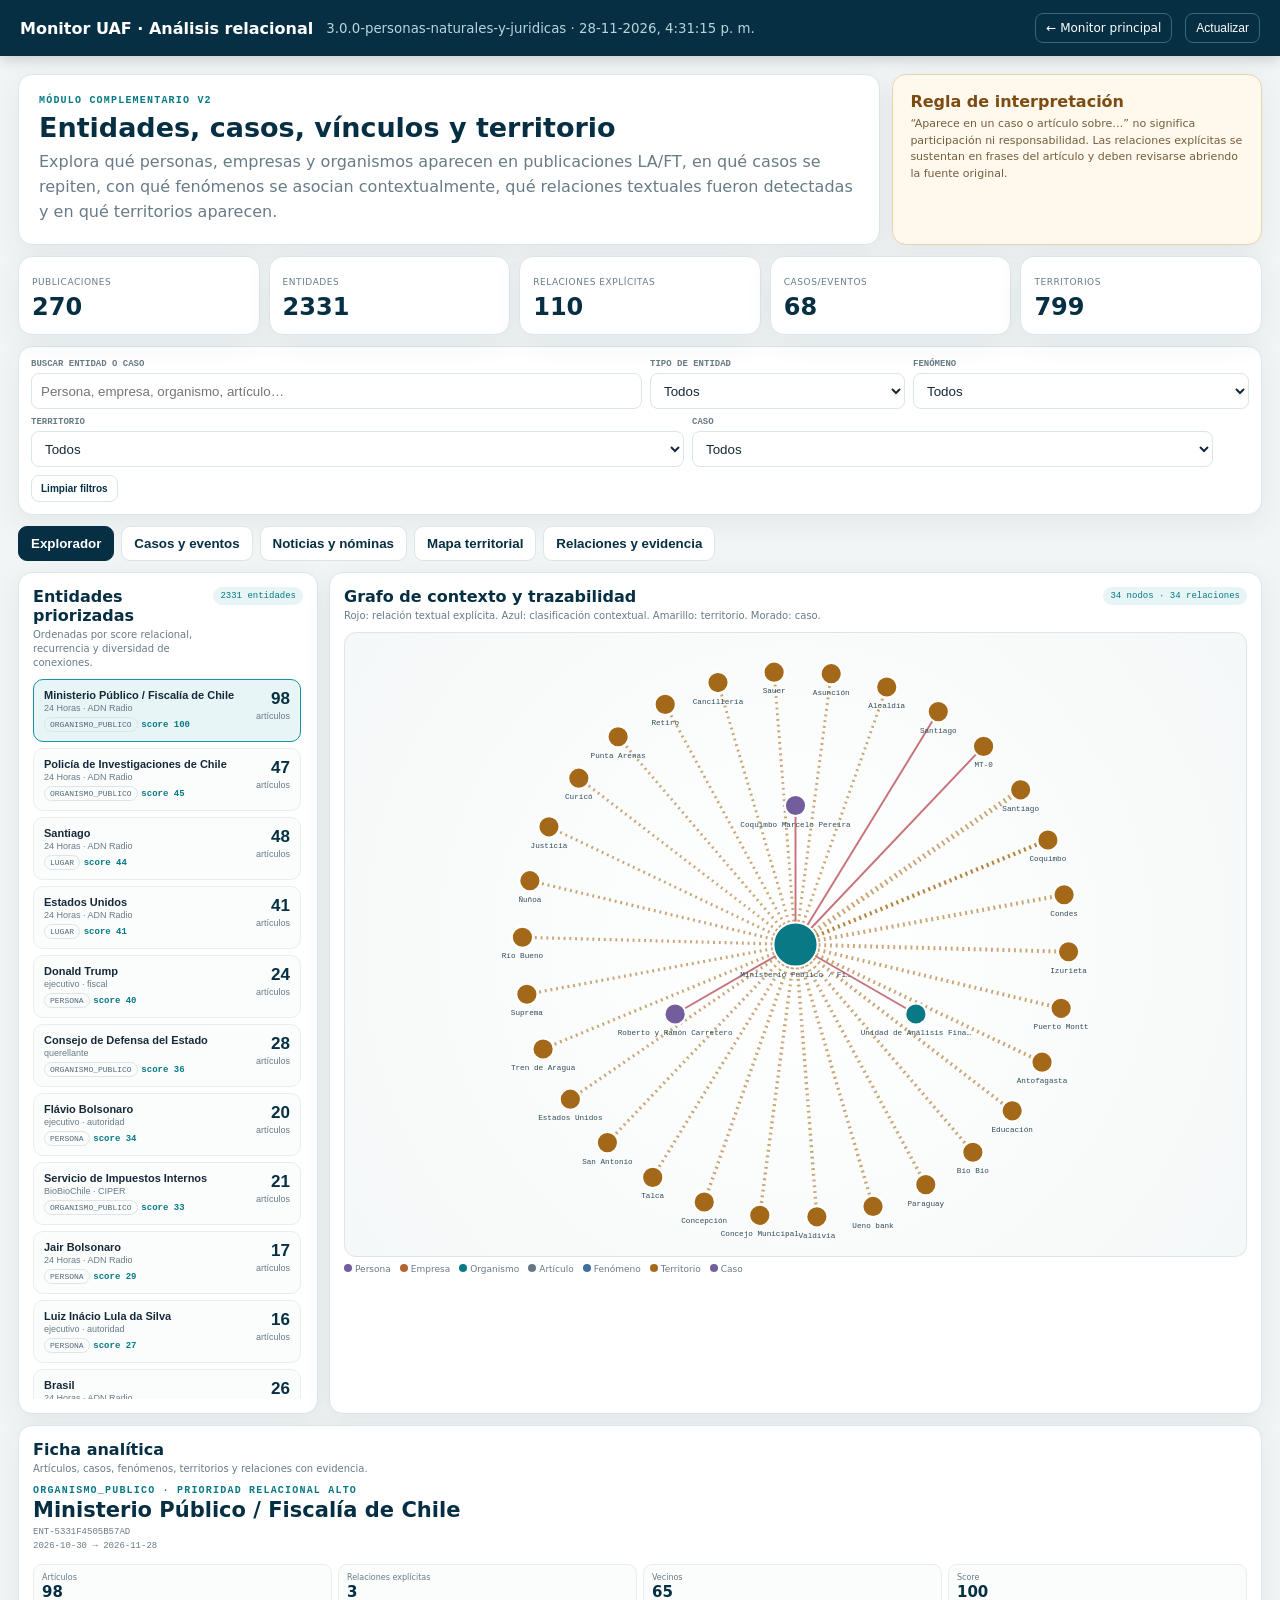
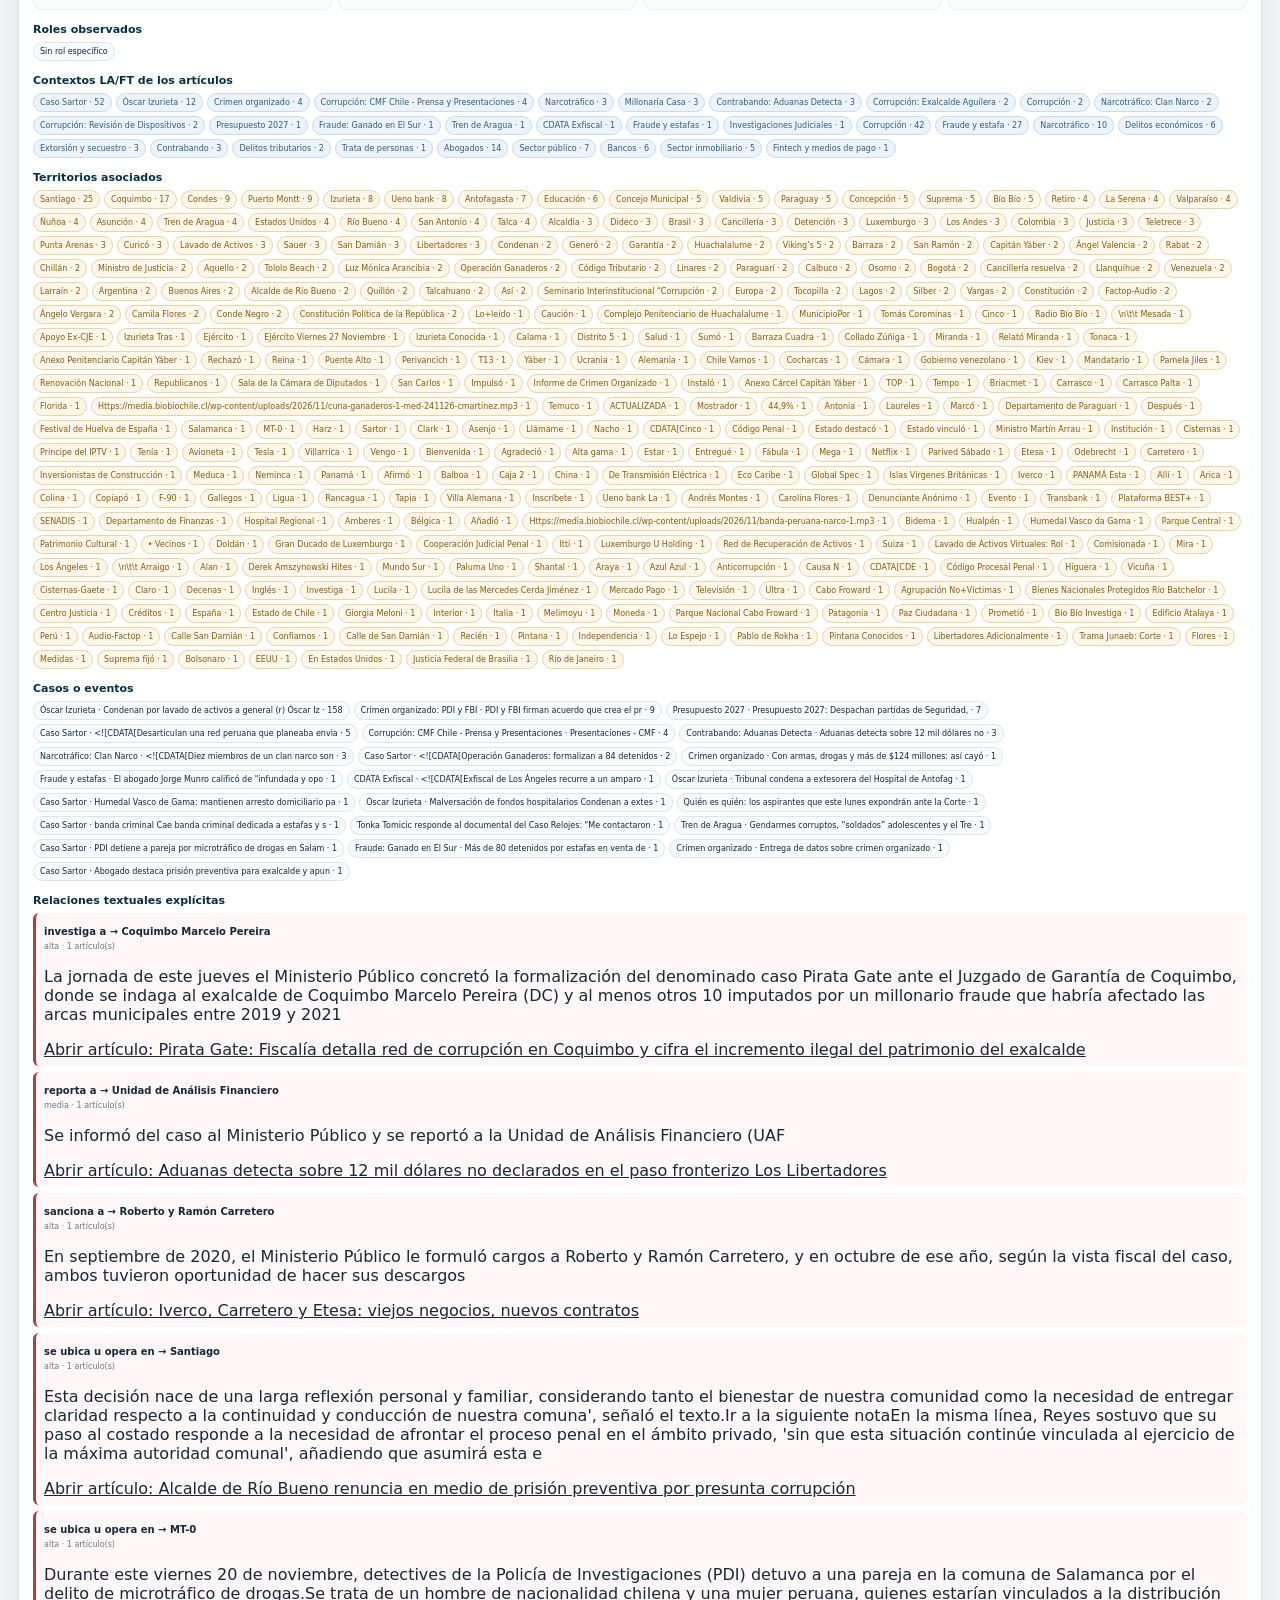
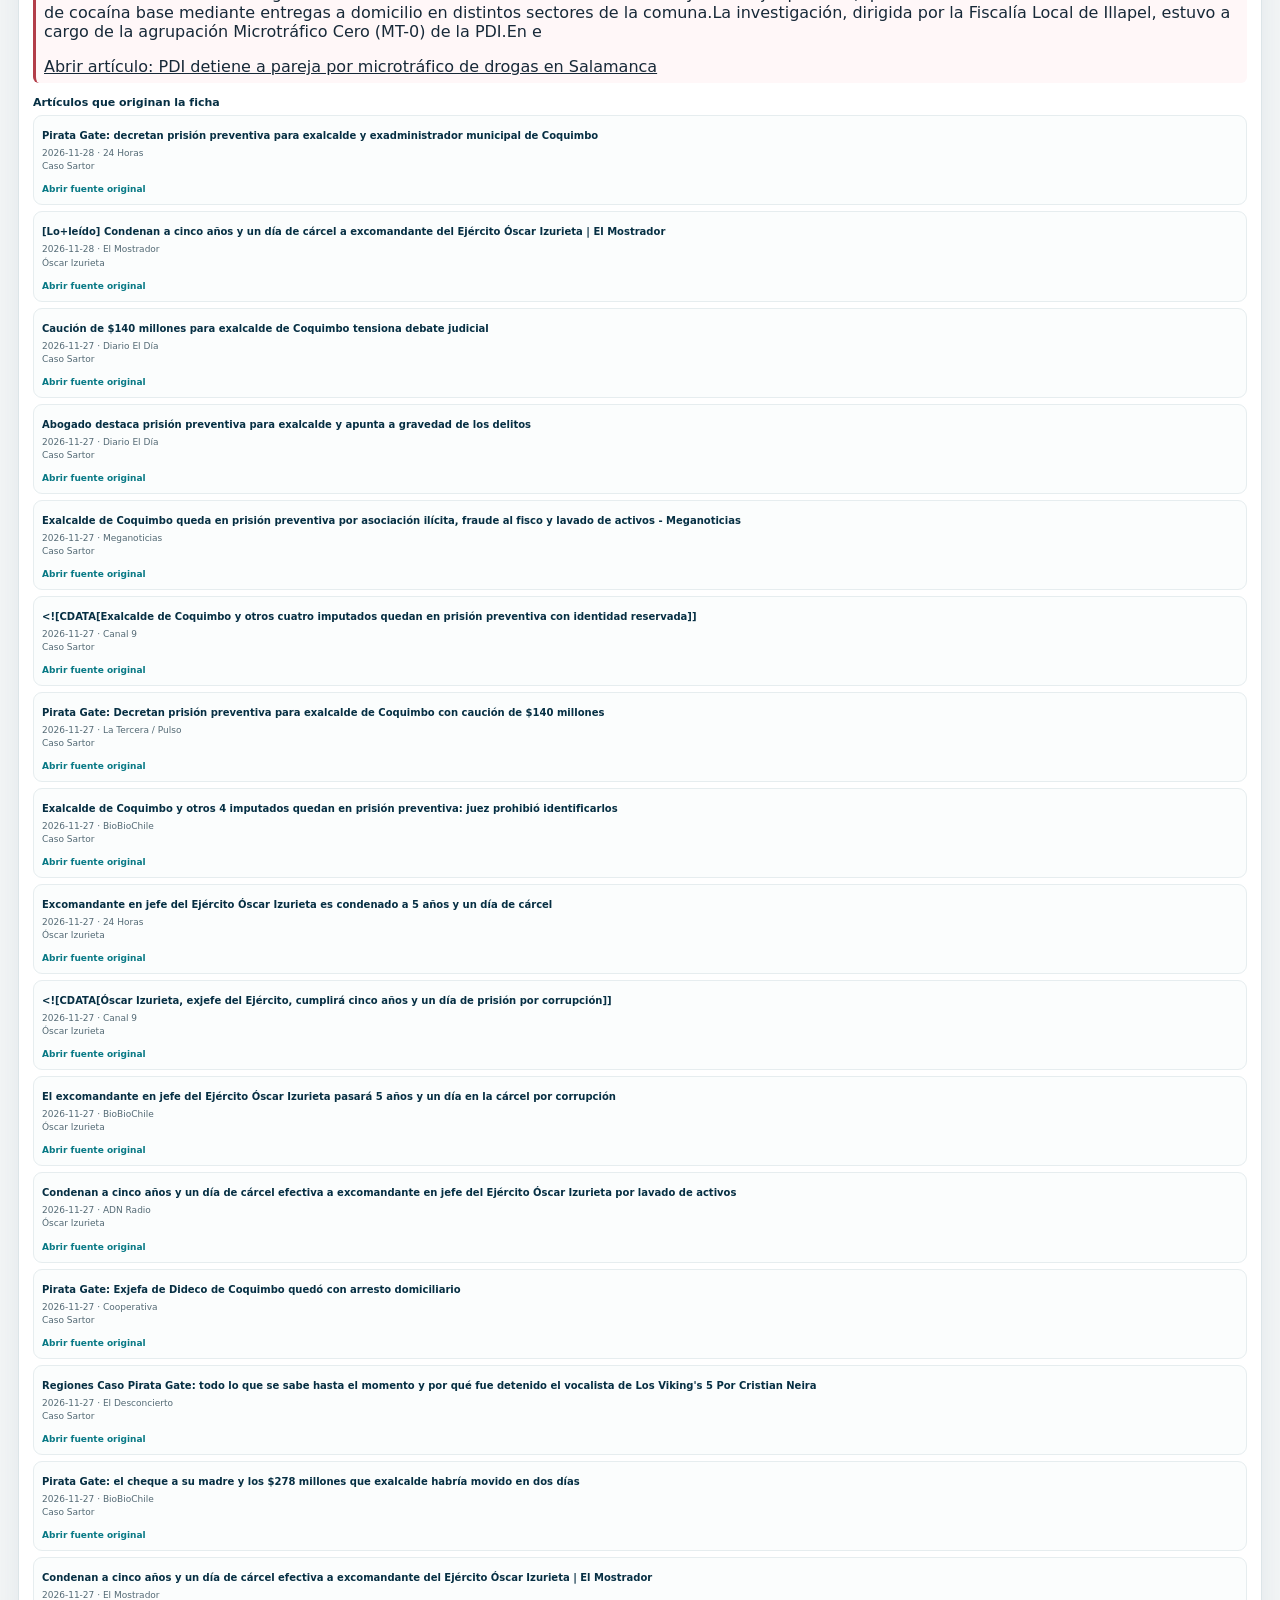
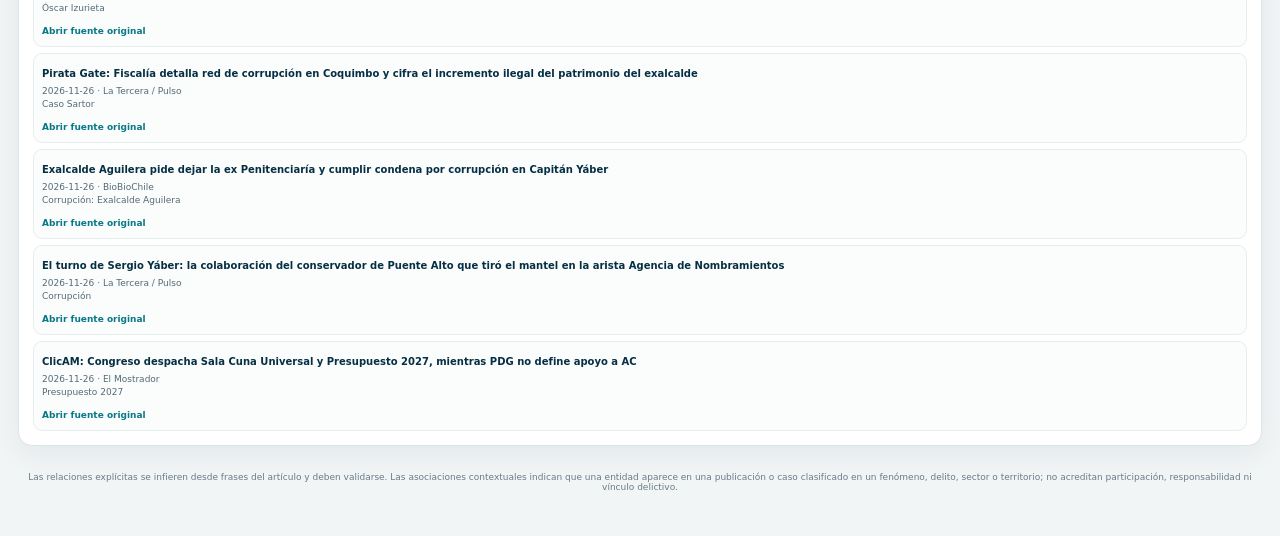
<file: entidades_v2_respaldo.html>
<!DOCTYPE html>
<html lang="es">
<head>
<meta charset="UTF-8">
<meta name="viewport" content="width=device-width,initial-scale=1">
<meta name="color-scheme" content="light">
<title>Monitor UAF Chile · Análisis relacional</title>
<style>
:root{--navy:#062f43;--navy2:#0d455c;--teal:#087985;--teal2:#1196a1;--pale:#e7f5f6;--paper:#f2f5f6;--white:#fff;--ink:#172938;--muted:#687b87;--line:#dce5e8;--blue:#3e6f9f;--amber:#a46918;--red:#b33d49;--green:#1f7258;--purple:#735d9d;--orange:#b26435;--shadow:0 8px 28px rgba(11,55,75,.07);--sans:Inter,ui-sans-serif,system-ui,-apple-system,"Segoe UI",Roboto,Arial,sans-serif;--mono:"Cascadia Mono",Consolas,monospace}
*{box-sizing:border-box}body{margin:0;background:var(--paper);color:var(--ink);font-family:var(--sans)}a{color:inherit}.top{background:var(--navy);color:#fff;padding:13px 20px;display:flex;align-items:center;gap:13px;position:sticky;top:0;z-index:40;box-shadow:0 3px 14px rgba(0,0,0,.18)}.brand{font-weight:850}.top small{color:#b8d4db}.grow{flex:1}.top a,.top button{border:1px solid #35697b;border-radius:8px;color:#fff;background:transparent;text-decoration:none;padding:7px 10px;font-size:12px;cursor:pointer}.top a:hover,.top button:hover{background:#124e63}.wrap{max-width:1700px;margin:auto;padding:18px}.card{background:#fff;border:1px solid var(--line);border-radius:14px;box-shadow:var(--shadow)}.hero{display:grid;grid-template-columns:1.4fr .6fr;gap:12px}.intro{padding:20px}.eyebrow{font:700 10px var(--mono);letter-spacing:.12em;text-transform:uppercase;color:var(--teal)}h1{margin:6px 0 7px;color:var(--navy);font-size:27px}.intro p{margin:0;color:var(--muted);line-height:1.55}.warn{padding:17px;background:#fff8ec;border-color:#ead4ae}.warn b{display:block;color:#7d4c12;margin-bottom:5px}.warn p{font-size:11px;line-height:1.5;color:#765d3c;margin:0}.metrics{display:grid;grid-template-columns:repeat(5,1fr);gap:9px;margin:11px 0}.metric{padding:13px}.metric span{font-size:9px;color:var(--muted);text-transform:uppercase;letter-spacing:.06em}.metric b{display:block;font-size:24px;color:var(--navy);margin-top:4px}.toolbar{display:flex;gap:8px;align-items:end;padding:12px;flex-wrap:wrap}.field{display:flex;flex-direction:column;gap:4px;min-width:150px}.field.wide{flex:1;min-width:240px}.field label{font:700 9px var(--mono);text-transform:uppercase;color:var(--muted)}input,select{border:1px solid var(--line);border-radius:8px;padding:8px 9px;background:#fff;color:var(--ink);min-height:36px}.tabs{display:flex;gap:7px;margin:11px 0}.tab{border:1px solid var(--line);background:#fff;color:var(--navy);border-radius:9px;padding:9px 12px;font-weight:750;cursor:pointer}.tab.active{background:var(--navy);color:#fff;border-color:var(--navy)}.view{display:none}.view.active{display:block}.explorer{display:grid;grid-template-columns:minmax(300px,.72fr) minmax(560px,1.45fr) minmax(360px,.83fr);gap:11px}.panel{padding:14px;min-width:0}.head{display:flex;justify-content:space-between;align-items:start;gap:10px;margin-bottom:9px}.head h2{margin:0;color:var(--navy);font-size:16px}.head p{margin:3px 0 0;color:var(--muted);font-size:10px;line-height:1.4}.pill{font:9px var(--mono);background:var(--pale);color:var(--teal);padding:4px 7px;border-radius:99px;white-space:nowrap}.entity-list{display:grid;gap:6px;max-height:720px;overflow:auto;padding-right:2px}.entity{display:grid;grid-template-columns:1fr auto;gap:8px;border:1px solid #e8eef0;border-radius:10px;padding:9px 10px;background:#fbfdfd;cursor:pointer;text-align:left;color:inherit}.entity:hover,.entity.active{border-color:var(--teal2);background:var(--pale)}.entity b{display:block;font-size:11px}.entity small{display:block;color:var(--muted);font-size:9px;margin-top:2px}.count{text-align:right}.count strong{display:block;color:var(--navy);font-size:17px}.type{display:inline-block;border:1px solid var(--line);border-radius:99px;padding:2px 5px;font:8px var(--mono);color:#526875;margin-top:4px}.score{font:700 9px var(--mono);color:var(--teal)}.graph-wrap{position:relative}.graph-wrap svg{width:100%;height:625px;display:block;background:radial-gradient(circle at center,#fff,#f5f8f8);border:1px solid var(--line);border-radius:12px}.edge{stroke:#a8bac1;stroke-opacity:.58}.edge.explicit{stroke:var(--red);stroke-opacity:.72}.edge.context{stroke:var(--blue);stroke-dasharray:4 4}.edge.geo{stroke:var(--amber);stroke-dasharray:2 4}.edge.case{stroke:var(--purple)}.node{stroke:#fff;stroke-width:2;cursor:pointer}.node:hover{stroke:var(--navy);stroke-width:3}.node-label{font:8px var(--mono);fill:#314b58;pointer-events:none}.graph-legend{display:flex;gap:9px;flex-wrap:wrap;margin-top:7px;color:var(--muted);font-size:9px}.graph-legend i{width:8px;height:8px;border-radius:50%;display:inline-block;margin-right:3px}.detail-empty{min-height:360px;display:grid;place-items:center;text-align:center;color:var(--muted)}.detail h3{font-size:21px;color:var(--navy);margin:2px 0 4px}.meta{color:var(--muted);font:9px var(--mono);line-height:1.5}.detail-metrics{display:grid;grid-template-columns:repeat(4,1fr);gap:6px;margin:11px 0}.detail-metric{border:1px solid #e8eef0;border-radius:9px;padding:8px;background:#fbfdfd}.detail-metric span{display:block;font-size:8px;color:var(--muted)}.detail-metric b{font-size:15px;color:var(--navy)}.section{margin-top:13px}.section h4{margin:0 0 6px;color:var(--navy);font-size:11px}.tags{display:flex;flex-wrap:wrap;gap:4px}.tag{border:1px solid var(--line);border-radius:99px;padding:4px 6px;font-size:8px;background:#f8fbfb}.tag.role{background:#fff3e7;border-color:#efd3b8;color:#865018}.tag.fen{background:#edf3fa;border-color:#cbdbea;color:#315c84}.tag.loc{background:#fff7e9;border-color:#ead2a9;color:#8a5b16}.trace{display:grid;gap:6px}.trace-item{border:1px solid #e6edef;border-radius:9px;padding:8px;background:#fbfdfd}.trace-item b{font-size:10px;color:var(--navy)}.trace-item p{margin:4px 0;color:#536974;font-size:9px;line-height:1.45}.trace-item a{font-size:9px;color:var(--teal);font-weight:700;text-decoration:none}.relation-item{border-left:3px solid var(--red);padding:7px 8px;background:#fff7f8;border-radius:6px;margin-bottom:6px}.relation-item.context{border-color:var(--blue);background:#f5f9fd}.relation-item b{font-size:10px}.relation-item small{display:block;color:var(--muted);font-size:8px;margin-top:3px}.case-grid{display:grid;grid-template-columns:repeat(3,1fr);gap:10px}.case-card{padding:14px}.case-card h3{font-size:14px;color:var(--navy);margin:4px 0 6px}.case-card p{font-size:10px;color:var(--muted);line-height:1.45}.case-meta{display:flex;gap:6px;flex-wrap:wrap;margin:7px 0}.article-link{display:block;padding:6px 0;border-top:1px solid #edf1f2;font-size:9px;color:var(--teal);text-decoration:none}.map-grid{display:grid;grid-template-columns:minmax(460px,1fr) minmax(360px,.72fr);gap:11px}.map-canvas svg{width:100%;height:auto;min-height:245px;max-height:340px;display:block;border:1px solid var(--line);border-radius:12px}.map-bg{fill:#edf6f8}.map-ocean-line{stroke:#d4e7ea;stroke-width:1;opacity:.75}.map-land{fill:#e4ece7;stroke:#91aaa2;stroke-width:1.4;vector-effect:non-scaling-stroke;filter:drop-shadow(0 3px 5px rgba(6,47,67,.12))}.map-andes{fill:none;stroke:#b6c8bd;stroke-width:1.2;stroke-dasharray:3 3;opacity:.9}.map-region-bubble{stroke:#fff;stroke-width:2.2;cursor:pointer;transition:.15s;vector-effect:non-scaling-stroke}.map-region-bubble.level0{fill:#dce6e8}.map-region-bubble.level1{fill:#d5ecee}.map-region-bubble.level2{fill:#a9dadd}.map-region-bubble.level3{fill:#70c2c7}.map-region-bubble.level4{fill:#2f9da7}.map-region-bubble.level5{fill:#087985}.map-region-bubble:hover,.map-region-bubble.selected{stroke:#062f43;stroke-width:3;filter:drop-shadow(0 3px 4px rgba(6,47,67,.24))}.map-region-abbr{fill:#173949;font:800 8px var(--mono);pointer-events:none}.map-region-abbr.light{fill:#fff}.map-axis{fill:#70838f;font:8.5px var(--mono)}.map-commune{fill:#fff;stroke:#3e6f9f;stroke-width:2;cursor:pointer;transition:.15s;vector-effect:non-scaling-stroke}.map-commune:hover,.map-commune.selected{fill:#3e6f9f;stroke:#062f43;stroke-width:2.7}.map-commune-key{fill:#3e6f9f}.map-legend-title{fill:#294555;font:700 10px var(--sans)}.map-legend-text{fill:#536574;font:9.5px var(--sans)}.map-legend-count{fill:#607887;font:9px var(--mono)}.map-legend-row{cursor:pointer}.map-legend-row:hover .map-legend-text,.map-legend-row.selected .map-legend-text{fill:#087985;font-weight:800}.map-divider{stroke:#d3e1e4;stroke-width:1}.article-rosters{display:grid;gap:10px}.article-roster{overflow:hidden}.article-roster summary{list-style:none;cursor:pointer;padding:14px;display:grid;grid-template-columns:minmax(0,1fr) auto;gap:12px;align-items:center}.article-roster summary::-webkit-details-marker{display:none}.article-roster summary:hover{background:#f7fbfb}.article-roster[open] summary{border-bottom:1px solid var(--line);background:#f8fbfb}.article-roster h3{margin:3px 0 4px;font-size:14px;color:var(--navy)}.article-roster .article-meta{font:9px var(--mono);color:var(--muted)}.article-actions{display:flex;gap:6px;align-items:center}.roster-body{padding:0 14px 14px}.roster-context{display:flex;gap:5px;flex-wrap:wrap;padding:10px 0}.roster-table{width:100%;border-collapse:collapse;font-size:9.5px}.roster-table th,.roster-table td{border-bottom:1px solid #e8eef0;padding:7px;text-align:left;vertical-align:top}.roster-table th{font:700 8px var(--mono);text-transform:uppercase;color:var(--muted);background:#fbfdfd}.roster-rel{display:block;margin-bottom:3px}.roster-empty{color:var(--muted);font-style:italic}.download-note{font-size:9px;color:var(--muted);margin:8px 0 0}.article-source{color:var(--teal);font-weight:700;text-decoration:none;font-size:9px}.article-source:hover{text-decoration:underline}.location-list{display:grid;gap:6px;max-height:730px;overflow:auto}.location{border:1px solid var(--line);border-radius:9px;padding:9px;cursor:pointer;background:#fbfdfd}.location:hover,.location.active{border-color:var(--amber);background:#fff8eb}.location b{font-size:11px}.location small{display:block;color:var(--muted);font-size:9px;margin-top:3px}.table-wrap{overflow:auto;max-height:750px}.table{width:100%;border-collapse:collapse;font-size:10px}.table th,.table td{padding:8px;border-bottom:1px solid #e8eef0;text-align:left;vertical-align:top}.table th{font:700 8px var(--mono);color:var(--muted);text-transform:uppercase;position:sticky;top:0;background:#fff}.confidence{font:700 8px var(--mono);text-transform:uppercase}.confidence.alta{color:var(--green)}.confidence.media{color:var(--amber)}.confidence.baja{color:var(--red)}.empty{padding:30px;text-align:center;color:var(--muted)}.btn{border:1px solid var(--line);border-radius:8px;padding:7px 9px;background:#fff;color:var(--navy);font-size:10px;font-weight:700;cursor:pointer}.btn:hover{border-color:var(--teal)}footer{padding:26px 0;color:var(--muted);font-size:9px;text-align:center}@media(max-width:1300px){.explorer{grid-template-columns:300px 1fr}.explorer>.panel:last-child{grid-column:1/-1}.case-grid{grid-template-columns:repeat(2,1fr)}}@media(max-width:920px){.hero,.explorer,.map-grid{grid-template-columns:1fr}.metrics{grid-template-columns:repeat(3,1fr)}.case-grid{grid-template-columns:1fr}.entity-list{max-height:430px}}@media(max-width:600px){.wrap{padding:10px}.top{padding:10px}.top small{display:none}.metrics{grid-template-columns:repeat(2,1fr)}.detail-metrics{grid-template-columns:repeat(2,1fr)}.graph-wrap svg{height:480px}.map-canvas svg{min-height:210px}.tabs{overflow:auto}.article-roster summary{grid-template-columns:1fr}.article-actions{justify-content:flex-start}.roster-table{min-width:780px}.roster-body{overflow:auto}}
</style>
</head>
<body>
<header class="top"><div class="brand">Monitor UAF · Análisis relacional</div><small id="stamp">Cargando datos…</small><div class="grow"></div><a href="index.html">← Monitor principal</a><button id="refresh">Actualizar</button></header>
<main class="wrap">
<section class="hero"><div class="card intro"><div class="eyebrow">Módulo complementario v2</div><h1>Entidades, casos, vínculos y territorio</h1><p>Explora qué personas, empresas y organismos aparecen en publicaciones LA/FT, en qué casos se repiten, con qué fenómenos se asocian contextualmente, qué relaciones textuales fueron detectadas y en qué territorios aparecen.</p></div><div class="card warn"><b>Regla de interpretación</b><p>“Aparece en un caso o artículo sobre…” no significa participación ni responsabilidad. Las relaciones explícitas se sustentan en frases del artículo y deben revisarse abriendo la fuente original.</p></div></section>
<section class="metrics" id="metrics"></section>
<section class="card toolbar">
  <div class="field wide"><label>Buscar entidad o caso</label><input id="q" placeholder="Persona, empresa, organismo, artículo…"></div>
  <div class="field"><label>Tipo de entidad</label><select id="type"><option value="">Todos</option></select></div>
  <div class="field"><label>Fenómeno</label><select id="phenom"><option value="">Todos</option></select></div>
  <div class="field"><label>Territorio</label><select id="place"><option value="">Todos</option></select></div>
  <div class="field"><label>Caso</label><select id="case"><option value="">Todos</option></select></div>
  <button class="btn" id="clear">Limpiar filtros</button>
</section>
<nav class="tabs"><button class="tab active" data-view="explorerView">Explorador</button><button class="tab" data-view="casesView">Casos y eventos</button><button class="tab" data-view="articlesView">Noticias y nóminas</button><button class="tab" data-view="mapView">Mapa territorial</button><button class="tab" data-view="relationsView">Relaciones y evidencia</button></nav>
<section id="explorerView" class="view active">
  <div class="explorer">
    <div class="card panel"><div class="head"><div><h2>Entidades priorizadas</h2><p>Ordenadas por score relacional, recurrencia y diversidad de conexiones.</p></div><span class="pill" id="entityCount">0</span></div><div id="entities" class="entity-list"></div></div>
    <div class="card panel"><div class="head"><div><h2>Grafo de contexto y trazabilidad</h2><p>Rojo: relación textual explícita. Azul: clasificación contextual. Amarillo: territorio. Morado: caso.</p></div><span class="pill" id="graphCount">0 nodos</span></div><div class="graph-wrap" id="graph"></div><div class="graph-legend" id="legend"></div></div>
    <div class="card panel"><div class="head"><div><h2>Ficha analítica</h2><p>Artículos, casos, fenómenos, territorios y relaciones con evidencia.</p></div></div><div id="detail" class="detail-empty">Selecciona una entidad.</div></div>
  </div>
</section>
<section id="casesView" class="view"><div class="head"><div><h2>Casos y eventos consolidados</h2><p>Los artículos se agrupan cuando comparten actores relevantes y contexto LA/FT. Los grupos deben validarse.</p></div><span class="pill" id="caseCount">0</span></div><div id="cases" class="case-grid"></div></section>
<section id="articlesView" class="view"><div class="head"><div><h2>Noticias y nóminas de entidades</h2><p>Cada noticia contiene su nómina, el rol detectado en ese texto y las relaciones explícitas con otras entidades.</p></div><div><span class="pill" id="articleCount">0</span> <button class="btn" id="allRostersCsv">Descargar nóminas visibles</button></div></div><div id="articleRosters" class="article-rosters"></div></section><section id="mapView" class="view"><div class="map-grid"><div class="card panel map-canvas"><div class="head"><div><h2>Distribución territorial en Chile</h2><p>La ubicación puede provenir del texto o de campos territoriales del artículo. La asociación entidad–territorio puede ser explícita o contextual.</p></div></div><div id="map"></div></div><div class="card panel"><div class="head"><div><h2>Territorios detectados</h2><p>Selecciona un lugar para filtrar entidades, artículos y casos.</p></div><span class="pill" id="placeCount">0</span></div><div id="locations" class="location-list"></div></div></div></section>
<section id="relationsView" class="view"><div class="card panel"><div class="head"><div><h2>Relaciones y evidencia documental</h2><p>Cada fila conserva los artículos y fragmentos que originaron la relación.</p></div><div><select id="relCategory"><option value="explicita">Explícitas</option><option value="coaparicion">Coapariciones</option><option value="asociacion_contextual">Contextuales</option><option value="geografica_explicita">Geográficas explícitas</option><option value="geografica_contextual">Geográficas contextuales</option><option value="">Todas</option></select> <button class="btn" id="csv">Exportar CSV</button></div></div><div class="table-wrap"><table class="table"><thead><tr><th>Origen</th><th>Relación</th><th>Destino</th><th>Categoría</th><th>Confianza</th><th>Soporte</th><th>Evidencia / artículo</th></tr></thead><tbody id="relationRows"></tbody></table></div></div></section>
<footer id="footer">Resultados automáticos sujetos a validación humana y revisión de la fuente original.</footer>
</main>
<script>
const $=id=>document.getElementById(id),esc=s=>String(s??'').replace(/[&<>"']/g,c=>({'&':'&amp;','<':'&lt;','>':'&gt;','"':'&quot;',"'":'&#39;'}[c]));

const REGION_ORDER=['Arica y Parinacota','Tarapacá','Antofagasta','Atacama','Coquimbo','Valparaíso','Región Metropolitana','O’Higgins','Maule','Ñuble','Biobío','La Araucanía','Los Ríos','Los Lagos','Aysén','Magallanes'];
const REGION_ABBR={'Arica y Parinacota':'AP','Tarapacá':'TA','Antofagasta':'AN','Atacama':'AT','Coquimbo':'CO','Valparaíso':'VA','Región Metropolitana':'RM','O’Higgins':'OH','Maule':'ML','Ñuble':'NB','Biobío':'BB','La Araucanía':'AR','Los Ríos':'LR','Los Lagos':'LL','Aysén':'AY','Magallanes':'MG'};
const REGION_GEO={'Arica y Parinacota':[-70.31,-18.48],'Tarapacá':[-70.14,-20.22],'Antofagasta':[-70.4,-23.65],'Atacama':[-70.33,-27.37],'Coquimbo':[-71.25,-29.9],'Valparaíso':[-71.62,-33.05],'Región Metropolitana':[-70.67,-33.45],'O’Higgins':[-70.74,-34.17],'Maule':[-71.67,-35.43],'Ñuble':[-72.1,-36.61],'Biobío':[-73.05,-36.82],'La Araucanía':[-72.59,-38.74],'Los Ríos':[-73.25,-39.81],'Los Lagos':[-72.94,-41.47],'Aysén':[-72.07,-45.57],'Magallanes':[-70.91,-53.16]};
const CHILE_MAP_BOUNDS={minLon:-75.644395,minLat:-55.611830,maxLon:-66.959920,maxLat:-17.580012,x0:36,x1:790,y0:42,y1:216};
const CHILE_MAP_PATHS=["M731.0,182.5 L775.3,182.5 L775.8,216.0 L783.8,209.4 L790.0,192.2 L787.8,170.5 L781.8,155.9 L778.9,134.9 L757.2,89.3 L735.0,61.7 L739.2,78.2 L752.4,106.3 L759.5,132.9 L750.4,143.2 L736.9,149.7 L728.7,168.2 L731.0,182.5 Z","M36.0,163.3 L49.5,173.1 L63.8,175.8 L72.2,186.3 L91.4,180.0 L113.6,190.8 L140.9,198.6 L138.2,213.1 L143.2,215.5 L163.8,208.6 L173.6,186.8 L206.6,187.4 L213.0,183.2 L220.8,189.2 L233.1,175.1 L251.7,162.0 L269.7,154.8 L288.9,156.7 L309.3,144.4 L343.5,153.6 L347.1,158.8 L365.4,158.8 L384.7,147.3 L401.3,147.8 L414.2,132.6 L432.4,132.7 L451.8,138.8 L459.0,126.8 L497.0,116.7 L521.2,120.1 L525.2,112.0 L548.1,116.7 L555.6,125.8 L563.9,119.2 L567.9,128.4 L575.3,130.6 L579.1,121.8 L590.7,124.0 L617.0,116.7 L633.9,106.1 L643.9,108.4 L656.5,102.0 L665.2,86.7 L686.3,88.4 L693.4,95.5 L692.2,108.8 L707.0,108.4 L718.6,116.7 L721.2,165.1 L724.3,183.7 L724.2,165.9 L736.2,138.2 L754.7,134.9 L755.2,126.4 L748.8,103.8 L734.9,80.9 L723.6,56.0 L711.0,49.7 L699.4,55.4 L686.2,45.3 L652.4,42.7 L633.4,51.2 L618.1,72.4 L612.3,42.0 L594.8,61.1 L561.8,67.9 L568.8,90.2 L527.7,100.6 L522.5,87.2 L547.2,80.9 L544.4,68.3 L479.3,81.4 L465.8,90.6 L446.4,84.9 L424.1,83.2 L423.5,91.6 L359.7,117.8 L330.2,126.3 L300.5,121.7 L284.1,127.6 L259.7,125.2 L235.5,137.0 L197.1,140.6 L111.6,153.3 L79.1,151.8 L51.2,147.6 L46.2,157.9 L36.0,163.3 Z"];
function mapPoint(lon,lat){const b=CHILE_MAP_BOUNDS;return{x:b.x0+(b.maxLat-lat)/(b.maxLat-b.minLat)*(b.x1-b.x0),y:b.y1-(lon-b.minLon)/(b.maxLon-b.minLon)*(b.y1-b.y0)}}

const COLORS={PERSONA:'#735d9d',EMPRESA:'#b26435',ORGANIZACION:'#3e6f9f',ORGANISMO_PUBLICO:'#087985',INSTITUCION_FINANCIERA:'#1f7258',LUGAR:'#a46918',CRIPTOACTIVO:'#b33d49',ARTICULO:'#657786',FENOMENO:'#3e6f9f',PRECEDENTE:'#b33d49',SECTOR:'#1f7258',TOPICO:'#5c7a86',CASO:'#735d9d',OTRO:'#657786'};
let D={},A={},E=[],N=[],R=[],ART=[],CASES=[],PLACES=[],selected='',selectedPlace='',selectedRegion='',nodeMap=new Map(),entityMap=new Map(),articleMap=new Map(),caseMap=new Map(),placeMap=new Map();
const val=id=>$(id).value;
function meta(){return D.analisis_entidades||D.modulo_entidades||{}}
function nname(id){return nodeMap.get(id)?.nombre||entityMap.get(id)?.nombre||articleMap.get(id)?.titulo||caseMap.get(id)?.titulo||placeMap.get(id)?.nombre||id}
function ntype(id){const n=nodeMap.get(id);return n?.subtipo||n?.tipo_nodo||entityMap.get(id)?.tipo||'OTRO'}
function listIds(items){return (items||[]).map(x=>typeof x==='string'?x:x.id)}
function filters(){return{q:val('q').trim().toLocaleLowerCase('es'),type:val('type'),phenom:val('phenom'),place:val('place'),caseId:val('case')}}
function filteredEntities(){const f=filters();return E.filter(e=>{const hayQ=!f.q||[e.nombre,e.tipo,...(e.variantes||[]),...(e.medios||[])].join(' ').toLocaleLowerCase('es').includes(f.q);const regionOk=!selectedRegion||listIds(e.lugares).some(id=>placeMap.get(id)?.region===selectedRegion);return hayQ&&regionOk&&(!f.type||e.tipo===f.type)&&(!f.phenom||listIds(e.fenomenos).includes(f.phenom))&&(!f.place||listIds(e.lugares).includes(f.place))&&(!f.caseId||(e.casos||[]).includes(f.caseId))})}
function metrics(){const items=[['Publicaciones',A.publicaciones_procesadas||0],['Entidades',A.entidades_unicas||0],['Relaciones explícitas',A.relaciones_explicitas||0],['Casos/eventos',CASES.length],['Territorios',PLACES.length]];$('metrics').innerHTML=items.map(([a,b])=>`<div class="card metric"><span>${esc(a)}</span><b>${esc(b)}</b></div>`).join('')}
function options(){const types=[...new Set(E.map(x=>x.tipo))].sort();$('type').innerHTML='<option value="">Todos</option>'+types.map(x=>`<option value="${esc(x)}">${esc(x)}</option>`).join('');const phen=N.filter(x=>x.tipo_nodo==='FENOMENO').sort((a,b)=>a.nombre.localeCompare(b.nombre,'es'));$('phenom').innerHTML='<option value="">Todos</option>'+phen.map(x=>`<option value="${esc(x.id)}">${esc(x.nombre)}</option>`).join('');$('place').innerHTML='<option value="">Todos</option>'+PLACES.map(x=>`<option value="${esc(x.id)}">${esc(x.nombre)}</option>`).join('');$('case').innerHTML='<option value="">Todos</option>'+CASES.slice(0,150).map(x=>`<option value="${esc(x.id)}">${esc(x.titulo.slice(0,75))}</option>`).join('')}
function renderEntityList(){const rows=filteredEntities();$('entityCount').textContent=`${rows.length} entidades`;if(!selected&&rows[0])selected=rows[0].id;$('entities').innerHTML=rows.slice(0,350).map(x=>`<button class="entity ${selected===x.id?'active':''}" data-id="${esc(x.id)}"><div><b>${esc(x.nombre)}</b><small>${esc((x.roles||[]).slice(0,2).map(r=>r.rol).join(' · ')||(x.medios||[]).slice(0,2).join(' · ')||'Sin rol específico')}</small><span class="type">${esc(x.tipo)}</span> <span class="score">score ${x.score_relacional||0}</span></div><div class="count"><strong>${x.publicaciones||0}</strong><small>artículos</small></div></button>`).join('')||'<div class="empty">No hay entidades para los filtros actuales.</div>';$('entities').querySelectorAll('[data-id]').forEach(b=>b.onclick=()=>{selected=b.dataset.id;renderEntityList();renderGraph();renderDetail()})}
function incident(id,cats=null){return R.filter(r=>(r.origen===id||r.destino===id)&&(!cats||cats.includes(r.categoria)))}
function other(r,id){return r.origen===id?r.destino:r.origen}
function edgeClass(r){if(r.categoria==='explicita')return'explicit';if(r.categoria.includes('geografica'))return'geo';if(r.categoria==='caso')return'case';if(r.categoria==='asociacion_contextual'||r.categoria==='clasificacion_articulo')return'context';return''}
function renderGraph(){const center=entityMap.get(selected);if(!center){$('graph').innerHTML='<div class="empty">Selecciona una entidad.</div>';return}const rel=incident(selected).sort((a,b)=>{const p=x=>x.categoria==='explicita'?0:x.categoria==='caso'?1:x.categoria.includes('geografica')?2:x.categoria==='asociacion_contextual'?3:x.categoria==='trazabilidad'?4:5;return p(a)-p(b)||b.peso-a.peso});const chosen=rel.slice(0,34),ids=[selected,...new Set(chosen.map(r=>other(r,selected)))],W=940,H=625,cx=W/2,cy=H/2;const pos=new Map([[selected,{x:cx,y:cy}]]),groups={entity:[],article:[],context:[],geo:[],case:[]};ids.slice(1).forEach(id=>{const t=ntype(id);if(id.startsWith('ART-'))groups.article.push(id);else if(id.startsWith('LOC-')||t==='LUGAR')groups.geo.push(id);else if(id.startsWith('CAS-')||t==='CASO')groups.case.push(id);else if(['FENOMENO','PRECEDENTE','SECTOR','TOPICO'].includes(t))groups.context.push(id);else groups.entity.push(id)});const placeRing=(arr,r,start=0)=>arr.forEach((id,i)=>{const a=start+2*Math.PI*i/Math.max(1,arr.length);pos.set(id,{x:cx+Math.cos(a)*r,y:cy+Math.sin(a)*r})});placeRing(groups.entity,145,-Math.PI/2);placeRing(groups.context,235,-Math.PI/2+.25);placeRing(groups.geo,285,-Math.PI/2+.55);placeRing(groups.case,315,-Math.PI/2+.85);placeRing(groups.article,355,-Math.PI/2+1.1);let svg=`<svg viewBox="0 0 ${W} ${H}" role="img" aria-label="Grafo relacional de ${esc(center.nombre)}">`;chosen.forEach(r=>{const a=pos.get(r.origen),b=pos.get(r.destino);if(!a||!b)return;svg+=`<line class="edge ${edgeClass(r)}" x1="${a.x}" y1="${a.y}" x2="${b.x}" y2="${b.y}" stroke-width="${Math.min(8,1+Math.log2(1+r.peso))}"><title>${esc(nname(r.origen))} — ${esc(r.etiqueta)} — ${esc(nname(r.destino))}</title></line>`});ids.forEach(id=>{const p=pos.get(id),t=ntype(id),color=COLORS[t]||COLORS[nodeMap.get(id)?.tipo_nodo]||COLORS.OTRO,isCenter=id===selected,rad=isCenter?23:(id.startsWith('ART-')?8:id.startsWith('CAS-')?13:11),label=nname(id),short=label.length>25?label.slice(0,23)+'…':label;svg+=`<circle class="node" data-id="${esc(id)}" cx="${p.x}" cy="${p.y}" r="${rad}" fill="${color}"><title>${esc(label)} · ${esc(t)}</title></circle><text class="node-label" x="${p.x}" y="${p.y+rad+11}" text-anchor="middle">${esc(short)}</text>`});svg+='</svg>';$('graph').innerHTML=svg;$('graphCount').textContent=`${ids.length} nodos · ${chosen.length} relaciones`;$('graph').querySelectorAll('[data-id]').forEach(n=>n.onclick=()=>{const id=n.dataset.id;if(entityMap.has(id)){selected=id;renderEntityList();renderGraph();renderDetail()}else if(articleMap.has(id)){const a=articleMap.get(id);if(a.link)window.open(a.link,'_blank','noopener')}else if(placeMap.has(id)){selectedPlace=id;$('place').value=id;activateView('mapView');renderAll()}else if(caseMap.has(id)){$('case').value=id;activateView('casesView');renderCases()}else if(nodeMap.get(id)?.tipo_nodo==='FENOMENO'){$('phenom').value=id;renderAll()}});$('legend').innerHTML=[['PERSONA','Persona'],['EMPRESA','Empresa'],['ORGANISMO_PUBLICO','Organismo'],['ARTICULO','Artículo'],['FENOMENO','Fenómeno'],['LUGAR','Territorio'],['CASO','Caso']].map(([t,l])=>`<span><i style="background:${COLORS[t]}"></i>${l}</span>`).join('')}
function tagList(items,cls=''){return(items||[]).map(x=>{const id=typeof x==='string'?x:x.id,n=nname(id),c=typeof x==='string'?'':` · ${x.articulos}`;return`<span class="tag ${cls}">${esc(n)}${esc(c)}</span>`}).join('')||'<span class="tag">Sin datos</span>'}
function renderDetail(){const e=entityMap.get(selected);if(!e){$('detail').className='detail-empty';$('detail').innerHTML='Selecciona una entidad.';return}$('detail').className='detail';const ex=incident(e.id,['explicita']).sort((a,b)=>b.peso-a.peso),arts=(e.articulos||[]).map(id=>articleMap.get(id)).filter(Boolean).sort((a,b)=>(b.fecha||'').localeCompare(a.fecha||'')),cases=(e.casos||[]).map(id=>caseMap.get(id)).filter(Boolean);$('detail').innerHTML=`<div class="eyebrow">${esc(e.tipo)} · prioridad relacional ${esc(e.nivel_relacional||'')}</div><h3>${esc(e.nombre)}</h3><div class="meta">${esc(e.id)}<br>${esc(e.primera_fecha||'')} → ${esc(e.ultima_fecha||'')}</div><div class="detail-metrics"><div class="detail-metric"><span>Artículos</span><b>${e.publicaciones||0}</b></div><div class="detail-metric"><span>Relaciones explícitas</span><b>${e.relaciones_explicitas||0}</b></div><div class="detail-metric"><span>Vecinos</span><b>${e.grado||0}</b></div><div class="detail-metric"><span>Score</span><b>${e.score_relacional||0}</b></div></div><div class="section"><h4>Roles observados</h4><div class="tags">${(e.roles||[]).map(r=>`<span class="tag role">${esc(r.rol)} · ${r.apariciones}</span>`).join('')||'<span class="tag">Sin rol específico</span>'}</div></div><div class="section"><h4>Contextos LA/FT de los artículos</h4><div class="tags">${tagList(e.fenomenos,'fen')}${tagList(e.precedentes,'fen')}${tagList(e.sectores,'fen')}</div></div><div class="section"><h4>Territorios asociados</h4><div class="tags">${tagList(e.lugares,'loc')}</div></div><div class="section"><h4>Casos o eventos</h4><div class="tags">${cases.map(c=>`<span class="tag">${esc(c.titulo.slice(0,70))} · ${c.cantidad_articulos}</span>`).join('')||'<span class="tag">Sin agrupación</span>'}</div></div><div class="section"><h4>Relaciones textuales explícitas</h4>${ex.map(r=>{const oid=other(r,e.id),ev=r.evidencias?.[0];return`<div class="relation-item"><b>${esc(r.etiqueta)} → ${esc(nname(oid))}</b><small>${esc(r.confianza)} · ${r.articulos.length} artículo(s)</small>${ev?`<p>${esc(ev.texto)}</p><a href="${esc(ev.link||'#')}" target="_blank" rel="noopener">Abrir artículo: ${esc(ev.titulo||'fuente')}</a>`:''}</div>`}).join('')||'<div class="relation-item context"><b>No se detectaron relaciones explícitas.</b><small>Las coapariciones y asociaciones contextuales siguen disponibles en el grafo.</small></div>'}</div><div class="section"><h4>Artículos que originan la ficha</h4><div class="trace">${arts.slice(0,20).map(a=>`<div class="trace-item"><b>${esc(a.titulo)}</b><p>${esc(a.fecha||'')} · ${esc(a.medio||'')}<br>${esc((a.fenomenos_label||[]).join(' · '))}</p><a href="${esc(a.link||'#')}" target="_blank" rel="noopener">Abrir fuente original</a></div>`).join('')}</div></div>`}
function caseVisible(c){const f=filters(),txt=[c.titulo,...c.medios,...c.entidades.map(nname)].join(' ').toLocaleLowerCase('es');const regionOk=!selectedRegion||c.lugares.some(id=>placeMap.get(id)?.region===selectedRegion);return(!f.q||txt.includes(f.q))&&regionOk&&(!f.phenom||c.fenomenos.includes(f.phenom))&&(!f.place||c.lugares.includes(f.place))&&(!f.caseId||c.id===f.caseId)}
function renderCases(){const rows=CASES.filter(caseVisible);$('caseCount').textContent=`${rows.length} casos/eventos`;$('cases').innerHTML=rows.map(c=>{const ents=c.entidades.slice(0,8).map(nname),arts=c.articulos.map(id=>articleMap.get(id)).filter(Boolean);return`<article class="card case-card"><div class="eyebrow">${esc(c.tipo.replaceAll('_',' '))} · confianza ${esc(c.confianza_agrupacion)}</div><h3>${esc(c.titulo)}</h3><p>${esc(c.fecha_inicio||'')} → ${esc(c.fecha_fin||'')} · ${c.cantidad_articulos} artículo(s) · ${c.medios.length} medio(s)</p><div class="case-meta">${ents.map(x=>`<span class="tag">${esc(x)}</span>`).join('')}</div><div class="case-meta">${c.fenomenos.map(id=>`<span class="tag fen">${esc(nname(id))}</span>`).join('')}${c.lugares.map(id=>`<span class="tag loc">${esc(nname(id))}</span>`).join('')}</div><button class="btn" data-case-download="${esc(c.id)}">Descargar nómina del caso (${(c.nomina_entidades||[]).length})</button>${arts.map(a=>`<a class="article-link" href="${esc(a.link||'#')}" target="_blank" rel="noopener">${esc(a.fecha||'')} · ${esc(a.medio||'')} · ${esc(a.titulo)}</a>`).join('')}</article>`}).join('')||'<div class="empty">No hay casos para los filtros seleccionados.</div>';bindRosterButtons()}
function project(lat,lon){return mapPoint(lon,lat)}
function renderMap(){const regionData=new Map(REGION_ORDER.map(r=>[r,{articulos:new Set(),entidades:new Set()}]));PLACES.forEach(l=>{const r=l.region||'';if(!regionData.has(r))return;const x=regionData.get(r);(l.articulos||[]).forEach(a=>x.articulos.add(a));(l.entidades||[]).forEach(e=>x.entidades.add(e))});const maxReg=Math.max(1,...[...regionData.values()].map(x=>x.articulos.size)),level=n=>!n?0:Math.min(5,Math.max(1,Math.ceil(n/maxReg*5))),land=`<g class="map-geography" transform="translate(0 258) scale(1 -1)">${CHILE_MAP_PATHS.map(d=>`<path class="map-land" d="${d}"/>`).join('')}</g>`,andesPoints=REGION_ORDER.map(name=>{const [lon,lat]=REGION_GEO[name],p=mapPoint(lon+.55,lat);return`${p.x.toFixed(1)},${p.y.toFixed(1)}`}).join(' '),regionSvg=REGION_ORDER.map(name=>{const d=regionData.get(name),n=d.articulos.size,[lon,lat]=REGION_GEO[name],p=mapPoint(lon,lat),r=n?Math.min(18,7+Math.sqrt(n)*3.2):5.5,sel=selectedRegion===name?' selected':'',light=level(n)>=4?' light':'';return`<g class="map-legend-row${sel}" tabindex="0" role="button" data-region-map="${esc(name)}"><circle class="map-region-bubble level${level(n)}${sel}" cx="${p.x.toFixed(1)}" cy="${p.y.toFixed(1)}" r="${r.toFixed(1)}"><title>${esc(name)} · ${n} artículos · ${d.entidades.size} entidades</title></circle><text class="map-region-abbr${light}" text-anchor="middle" dominant-baseline="central" x="${p.x.toFixed(1)}" y="${p.y.toFixed(1)}">${REGION_ABBR[name]}</text></g>`}).join(''),topPlaces=PLACES.slice().sort((a,b)=>(b.cantidad_articulos||0)-(a.cantidad_articulos||0)).slice(0,7),placeSvg=topPlaces.map(l=>{const p=mapPoint(+l.lon,+l.lat),r=Math.min(8,3.2+Math.sqrt(l.cantidad_articulos||1)*1.3),sel=(selectedPlace===l.id||val('place')===l.id)?' selected':'';return`<circle class="map-commune${sel}" cx="${p.x.toFixed(1)}" cy="${p.y.toFixed(1)}" r="${r.toFixed(1)}" tabindex="0" role="button" data-place-map="${esc(l.id)}"><title>${esc(l.nombre)} · ${l.cantidad_articulos} artículos · ${l.cantidad_entidades} entidades</title></circle>`}).join(''),placeLegend=topPlaces.map((l,i)=>`<g class="map-legend-row${selectedPlace===l.id?' selected':''}" tabindex="0" role="button" data-place-map="${esc(l.id)}" transform="translate(824 ${52+i*23})"><circle class="map-commune-key" cx="5" cy="-3" r="4"/><text class="map-legend-text" x="16" y="0">${esc(l.nombre)}</text><text class="map-legend-count" text-anchor="end" x="190" y="0">${l.cantidad_articulos||0}</text></g>`).join(''),heat=[0,1,2,3,4,5].map((l,i)=>`<circle class="map-region-bubble level${l}" cx="${48+i*23}" cy="250" r="7"/>`).join('');$('map').innerHTML=`<svg viewBox="0 0 1040 270" role="img" aria-label="Mapa físico horizontal de Chile con intensidad regional y localidades detectadas"><defs><linearGradient id="oceanFadeEntity" x1="0" x2="1"><stop offset="0" stop-color="#edf6f8"/><stop offset="1" stop-color="#f8fbfb"/></linearGradient></defs><rect class="map-bg" fill="url(#oceanFadeEntity)" x="0" y="0" width="1040" height="270" rx="12"/><line class="map-ocean-line" x1="28" y1="78" x2="796" y2="78"/><line class="map-ocean-line" x1="28" y1="132" x2="796" y2="132"/><line class="map-ocean-line" x1="28" y1="186" x2="796" y2="186"/><text class="map-axis" x="34" y="24">NORTE</text><text class="map-axis" text-anchor="end" x="790" y="24">SUR</text><text class="map-axis" x="36" y="39">CORDILLERA · ESTE</text><text class="map-axis" x="36" y="230">PACÍFICO · OESTE</text>${land}<polyline class="map-andes" points="${andesPoints}"/>${regionSvg}${placeSvg}<path class="map-divider" d="M806 28V238"/><text class="map-legend-title" x="824" y="28">Localidades con más artículos</text>${placeLegend}<text class="map-axis" x="36" y="267">Menor intensidad</text>${heat}<text class="map-axis" x="182" y="255">Mayor intensidad regional</text></svg>`;$('map').querySelectorAll('[data-region-map]').forEach(el=>{const activate=()=>{const r=el.dataset.regionMap;selectedRegion=selectedRegion===r?'':r;selectedPlace='';$('place').value='';renderAll()};el.onclick=activate;el.onkeydown=e=>{if(e.key==='Enter'||e.key===' '){e.preventDefault();activate()}}});$('map').querySelectorAll('[data-place-map]').forEach(el=>{const activate=()=>{selectedPlace=el.dataset.placeMap;selectedRegion=placeMap.get(selectedPlace)?.region||'';$('place').value=selectedPlace;renderAll()};el.onclick=activate;el.onkeydown=e=>{if(e.key==='Enter'||e.key===' '){e.preventDefault();activate()}}});const rows=PLACES.filter(l=>(!val('place')||l.id===val('place'))&&(!selectedRegion||l.region===selectedRegion));$('placeCount').textContent=`${rows.length} territorios`;$('locations').innerHTML=rows.map(l=>`<div class="location ${selectedPlace===l.id?'active':''}" data-id="${esc(l.id)}"><b>${esc(l.nombre)}</b><small>${esc(l.region||'')} · ${l.cantidad_entidades} entidades · ${l.cantidad_articulos} artículos<br>${esc(l.origen)} · confianza ${esc(l.confianza)}</small></div>`).join('')||'<div class="empty">No hay territorios para los filtros.</div>';$('locations').querySelectorAll('[data-id]').forEach(n=>n.onclick=()=>{selectedPlace=n.dataset.id;selectedRegion=placeMap.get(selectedPlace)?.region||'';$('place').value=selectedPlace;renderAll()})}

function articleVisible(a){const f=filters(),nom=a.nomina_entidades||[],txt=[a.titulo,a.medio,a.resumen,...nom.flatMap(x=>[x.nombre,x.tipo,x.rol_principal,...(x.roles||[])])].join(' ').toLocaleLowerCase('es'),regionOk=!selectedRegion||(a.lugares||[]).some(id=>placeMap.get(id)?.region===selectedRegion);return(!f.q||txt.includes(f.q))&&regionOk&&(!f.phenom||(a.fenomenos||[]).includes(f.phenom))&&(!f.place||(a.lugares||[]).includes(f.place))&&(!f.caseId||CASES.some(c=>c.id===f.caseId&&(c.articulos||[]).includes(a.id)))}
function relText(rel){return rel.sentido==='origen'?`${rel.etiqueta} ${rel.contraparte}`:`${rel.contraparte} ${rel.etiqueta} esta entidad`}
function rosterRowsHtml(rows){return rows.map(x=>`<tr><td><b>${esc(x.nombre)}</b></td><td>${esc(x.tipo)}</td><td>${esc(x.rol_principal||'mencionada en la publicación')}<div class="meta">${esc((x.roles||[]).join(' · '))}</div></td><td>${(x.relaciones_explicitas||[]).map(r=>`<span class="roster-rel">${esc(relText(r))}</span>`).join('')||'<span class="roster-empty">Sin relación explícita extraída</span>'}</td><td><span class="confidence ${esc(x.confianza)}">${esc(x.confianza)}</span></td><td>${x.menciones||0}</td></tr>`).join('')}
function renderArticleRosters(){const rows=ART.filter(articleVisible).sort((a,b)=>(b.fecha||'').localeCompare(a.fecha||''));$('articleCount').textContent=`${rows.length} noticias`;$('articleRosters').innerHTML=rows.map((a,i)=>{const nom=a.nomina_entidades||[];return`<details class="card article-roster" ${i<2?'open':''}><summary><div><div class="eyebrow">${esc(a.fecha||'')} · ${esc(a.medio||'')}</div><h3>${esc(a.titulo)}</h3><div class="article-meta">${nom.length} entidades · ${(a.fenomenos_label||[]).join(' · ')||'sin fenómeno clasificado'}</div></div><div class="article-actions"><a class="article-source" href="${esc(a.link||'#')}" target="_blank" rel="noopener" onclick="event.stopPropagation()">Abrir noticia</a><button class="btn" type="button" data-article-download="${esc(a.id)}" onclick="event.preventDefault();event.stopPropagation()">Descargar nómina</button></div></summary><div class="roster-body"><div class="roster-context">${(a.fenomenos_label||[]).map(x=>`<span class="tag fen">${esc(x)}</span>`).join('')}${(a.precedentes_label||[]).map(x=>`<span class="tag fen">${esc(x)}</span>`).join('')}${(a.lugares||[]).map(id=>`<span class="tag loc">${esc(nname(id))}</span>`).join('')}</div><div class="table-wrap"><table class="roster-table"><thead><tr><th>Entidad</th><th>Tipo</th><th>Rol en la noticia</th><th>Relaciones explícitas</th><th>Confianza</th><th>Menciones</th></tr></thead><tbody>${rosterRowsHtml(nom)||'<tr><td colspan="6" class="empty">No se detectaron entidades.</td></tr>'}</tbody></table></div><p class="download-note">La nómina refleja menciones y relaciones detectadas automáticamente; debe validarse con la fuente original.</p></div></details>`}).join('')||'<div class="card empty">No hay noticias con nómina para los filtros actuales.</div>';bindRosterButtons()}
function csvValue(v){return'"'+String(v??'').replaceAll('"','""')+'"'}
function descargaCSV(nombre,head,rows){const lines=[head.join(';'),...rows.map(r=>r.map(csvValue).join(';'))],blob=new Blob(['\ufeff'+lines.join('\n')],{type:'text/csv;charset=utf-8'}),a=document.createElement('a');a.href=URL.createObjectURL(blob);a.download=nombre.replace(/[^a-z0-9._-]+/gi,'_');a.click();URL.revokeObjectURL(a.href)}
function articleRosterRows(a){return(a.nomina_entidades||[]).map(x=>[a.fecha,a.medio,a.titulo,a.link,x.nombre,x.tipo,x.rol_principal,(x.roles||[]).join(' | '),(x.relaciones_explicitas||[]).map(relText).join(' | '),x.confianza,x.menciones,(x.territorios_articulo||[]).join(' | '),(x.fenomenos_articulo||a.fenomenos_label||[]).join(' | '),(x.precedentes_articulo||a.precedentes_label||[]).join(' | '),(x.sectores_articulo||a.sectores_label||[]).join(' | ')])}
const ROSTER_HEAD=['fecha','medio','titulo_articulo','link_articulo','entidad','tipo_entidad','rol_principal','roles_detectados','relaciones_explicitas','confianza','menciones','territorios','fenomenos','delitos_precedentes','sectores'];
function downloadArticleRoster(id){const a=articleMap.get(id);if(a)descargaCSV(`nomina_entidades_${a.fecha||''}_${a.id}.csv`,ROSTER_HEAD,articleRosterRows(a))}
function downloadCaseRoster(id){const c=caseMap.get(id);if(!c)return;const rows=(c.nomina_entidades||[]).map(x=>[c.fecha_inicio,(c.medios||[]).join(' | '),c.titulo,'',x.nombre,x.tipo,x.rol_principal,(x.roles||[]).map(r=>typeof r==='string'?r:r.rol).join(' | '),(x.relaciones_explicitas||[]).map(relText).join(' | '),x.confianza,x.menciones,(x.territorios||[]).join(' | '),(c.fenomenos||[]).map(nname).join(' | '),(c.precedentes||[]).map(nname).join(' | '),(c.sectores||[]).map(nname).join(' | ')]);descargaCSV(`nomina_caso_${c.id}.csv`,ROSTER_HEAD,rows)}
function downloadVisibleRosters(){descargaCSV('nominas_entidades_noticias_visibles.csv',ROSTER_HEAD,ART.filter(articleVisible).flatMap(articleRosterRows))}
function bindRosterButtons(){document.querySelectorAll('[data-article-download]').forEach(b=>b.onclick=e=>{e.preventDefault();e.stopPropagation();downloadArticleRoster(b.dataset.articleDownload)});document.querySelectorAll('[data-case-download]').forEach(b=>b.onclick=()=>downloadCaseRoster(b.dataset.caseDownload))}

function relationVisible(r){const cat=val('relCategory'),f=filters(),txt=[nname(r.origen),nname(r.destino),r.etiqueta,...(r.evidencias||[]).map(e=>e.texto)].join(' ').toLocaleLowerCase('es');return(!cat||r.categoria===cat)&&(!f.q||txt.includes(f.q))&&(!f.place||r.origen===f.place||r.destino===f.place||r.articulos.some(a=>articleMap.get(a)?.lugares?.includes(f.place)))}
function renderRelations(){const rows=R.filter(relationVisible).slice(0,1200);$('relationRows').innerHTML=rows.map(r=>{const ev=r.evidencias?.[0];return`<tr><td>${esc(nname(r.origen))}</td><td><b>${esc(r.etiqueta)}</b></td><td>${esc(nname(r.destino))}</td><td>${esc(r.categoria)}</td><td><span class="confidence ${esc(r.confianza)}">${esc(r.confianza)}</span></td><td>${r.peso} · ${r.articulos.length} artículo(s)</td><td>${ev?`<div>${esc(ev.texto)}</div><a href="${esc(ev.link||'#')}" target="_blank" rel="noopener">${esc(ev.titulo||'Abrir fuente')}</a>`:'Sin fragmento publicado'}</td></tr>`}).join('')||'<tr><td colspan="7" class="empty">No hay relaciones para esta selección.</td></tr>'}
function exportCSV(){const rows=R.filter(relationVisible),q=v=>'"'+String(v??'').replaceAll('"','""')+'"',head=['origen','tipo_origen','relacion','destino','tipo_destino','categoria','confianza','peso','articulos','evidencia','link'];const lines=[head.join(';'),...rows.map(r=>{const ev=r.evidencias?.[0]||{};return[nname(r.origen),ntype(r.origen),r.etiqueta,nname(r.destino),ntype(r.destino),r.categoria,r.confianza,r.peso,r.articulos.length,ev.texto,ev.link].map(q).join(';')})];const blob=new Blob(['\ufeff'+lines.join('\n')],{type:'text/csv;charset=utf-8'}),a=document.createElement('a');a.href=URL.createObjectURL(blob);a.download='monitor_uaf_relaciones.csv';a.click();URL.revokeObjectURL(a.href)}
function activateView(id){document.querySelectorAll('.view').forEach(v=>v.classList.toggle('active',v.id===id));document.querySelectorAll('.tab').forEach(t=>t.classList.toggle('active',t.dataset.view===id))}
function renderAll(){renderEntityList();renderGraph();renderDetail();renderCases();renderArticleRosters();renderMap();renderRelations()}
function clearFilters(){$('q').value='';$('type').value='';$('phenom').value='';$('place').value='';$('case').value='';selectedPlace='';selectedRegion='';renderAll()}
async function load(){try{const r=await fetch(`datos.json?t=${Date.now()}`,{cache:'no-store'});if(!r.ok)throw new Error(r.status);D=await r.json();A=meta();E=A.entidades||A.ranking||[];N=A.nodos||[];R=A.relaciones||[];ART=A.articulos||[];CASES=A.casos||[];PLACES=A.lugares||[];nodeMap=new Map(N.map(x=>[x.id,x]));entityMap=new Map(E.map(x=>[x.id,x]));articleMap=new Map(ART.map(x=>[x.id,x]));caseMap=new Map(CASES.map(x=>[x.id,x]));placeMap=new Map(PLACES.map(x=>[x.id,x]));metrics();options();selected=E[0]?.id||'';$('stamp').textContent=`${A.version||''} · ${A.generado?new Date(A.generado).toLocaleString('es-CL'):''}`;$('footer').textContent=A.advertencia||'Resultados sujetos a validación.';renderAll()}catch(e){$('stamp').textContent='No fue posible cargar datos.json';$('entities').innerHTML='<div class="empty">Ejecuta una conciliación del monitor y revisa entidades.log.</div>'}}
['q','type','phenom','place','case'].forEach(id=>$(id).addEventListener(id==='q'?'input':'change',renderAll));$('relCategory').onchange=renderRelations;$('clear').onclick=clearFilters;$('refresh').onclick=load;$('csv').onclick=exportCSV;$('allRostersCsv').onclick=downloadVisibleRosters;document.querySelectorAll('.tab').forEach(t=>t.onclick=()=>activateView(t.dataset.view));load();
</script>
</body>
</html>
</file>
<file: res-demo/style.css>
:root{--bg:#06101b;--panel:#0d1a29;--panel2:#112236;--panel3:#0a1724;--line:#22384c;--line2:#31506a;--text:#eff6fb;--muted:#8fa6b9;--orange:#f28a3a;--orange2:#ffb36f;--cyan:#59c3c3;--green:#61d39a;--red:#f06b6b;--yellow:#f1c75b;--purple:#9d8ed1;--shadow:0 18px 48px rgba(0,0,0,.22)}
*{box-sizing:border-box}html{scroll-behavior:smooth}body{margin:0;background:radial-gradient(circle at 78% -10%,rgba(242,138,58,.08),transparent 31%),linear-gradient(180deg,#06101b,#081523 65%,#07111d);color:var(--text);font:14px/1.46 Inter,ui-sans-serif,system-ui,-apple-system,BlinkMacSystemFont,"Segoe UI",sans-serif}button,select,input{font:inherit}.app-shell{min-height:100vh}.topbar{position:sticky;top:0;z-index:40;background:rgba(6,16,27,.95);backdrop-filter:blur(15px);border-bottom:1px solid var(--line)}.topbar-main{max-width:1580px;margin:auto;padding:13px 22px;display:flex;align-items:center;gap:18px}.brand{display:flex;align-items:center;gap:11px;min-width:270px}.brand strong{display:block;font-size:15px;letter-spacing:.045em}.brand small{display:block;color:var(--muted);font-size:11px}.brand-mark{width:39px;height:39px;border:1px solid #52677b;border-radius:50%;display:grid;place-items:center;position:relative}.brand-mark:before,.brand-mark:after{content:"";position:absolute;border:1px solid rgba(242,138,58,.43);border-radius:50%}.brand-mark:before{inset:7px}.brand-mark:after{inset:13px}.brand-mark span{width:7px;height:7px;background:var(--orange);border-radius:50%;z-index:2;box-shadow:0 0 15px rgba(242,138,58,.7)}.status-group{margin-left:auto;display:flex;gap:7px;flex-wrap:wrap}.status{border:1px solid var(--line);border-radius:999px;padding:5px 8px;color:var(--muted);font-size:10px;background:#0a1724}.status.solo{color:#ffd2ad;border-color:#70462c;background:#24170f}.status.ok{color:#9ce8c5;border-color:#2d604d;background:#0d211a}.nav{max-width:1580px;margin:auto;padding:0 22px;display:flex;gap:4px;overflow:auto}.nav button{border:0;background:transparent;color:var(--muted);padding:10px 14px;border-bottom:2px solid transparent;cursor:pointer;white-space:nowrap}.nav button:hover{color:#d9e6ef}.nav button.active{color:#fff;border-color:var(--orange)}main{max-width:1580px;margin:auto;padding:20px 22px}.intro-panel{display:grid;grid-template-columns:1.4fr .6fr;gap:18px;padding:24px;border:1px solid var(--line);border-radius:18px;background:linear-gradient(135deg,rgba(17,34,54,.98),rgba(9,23,37,.97));box-shadow:var(--shadow);position:relative;overflow:hidden}.intro-panel:after{content:"";position:absolute;right:-80px;top:-165px;width:340px;height:340px;border:1px solid rgba(242,138,58,.15);border-radius:50%;box-shadow:0 0 0 48px rgba(242,138,58,.025),0 0 0 96px rgba(242,138,58,.012)}.intro-panel h1{font-size:31px;line-height:1.12;margin:6px 0 9px;letter-spacing:-.03em}.intro-panel p{margin:0;color:var(--muted);max-width:900px}.intro-panel b{color:#e9f1f7}.eyebrow{color:var(--orange2);font-size:10px;font-weight:800;letter-spacing:.16em}.intro-side{display:grid;gap:10px;align-content:center;z-index:2}.intro-side>div{display:grid;grid-template-columns:auto 1fr;column-gap:9px;align-items:center;padding:8px 0}.intro-side small{grid-column:2;color:var(--muted)}.dot{width:9px;height:9px;border-radius:50%;grid-row:1/3}.dot.green{background:var(--green);box-shadow:0 0 0 5px rgba(97,211,154,.08)}.dot.amber{background:var(--yellow);box-shadow:0 0 0 5px rgba(241,199,91,.07)}.screen{display:none;padding-top:22px}.screen.active{display:block}.section-title{display:flex;justify-content:space-between;gap:18px;align-items:flex-end;margin:3px 0 15px}.section-title h2{font-size:23px;margin:3px 0 2px;letter-spacing:-.025em}.section-title p{margin:0;color:var(--muted);font-size:12px;max-width:920px}.with-controls{align-items:center}.control-cluster{display:flex;gap:8px;align-items:end}.control-cluster label{display:grid;gap:5px;color:var(--muted);font-size:9px;text-transform:uppercase;letter-spacing:.08em}select,input[type=text]{background:#0a1724;color:#fff;border:1px solid var(--line);border-radius:10px;padding:8px 10px;outline:none}select:focus,input:focus{border-color:#4f6f88}.btn{border:1px solid var(--line);background:#0a1724;color:#cedde8;border-radius:10px;padding:8px 11px;cursor:pointer}.btn:hover{border-color:#536f86}.card{background:linear-gradient(180deg,rgba(17,34,54,.98),rgba(11,25,40,.98));border:1px solid var(--line);border-radius:16px;padding:17px;box-shadow:var(--shadow)}.kpi-grid{display:grid;grid-template-columns:repeat(5,minmax(0,1fr));gap:11px;margin-bottom:14px}.kpi{box-shadow:none;min-height:105px}.kpi span{display:block;color:var(--muted);font-size:9px;text-transform:uppercase;letter-spacing:.085em}.kpi strong{display:block;font-size:26px;letter-spacing:-.04em;margin:5px 0 1px}.kpi small{color:var(--muted);font-size:10px}.pos{color:var(--green)!important}.neg{color:var(--red)!important}.warn{color:var(--yellow)!important}.muted{color:var(--muted)}.grid{display:grid;gap:14px;margin-bottom:14px}.grid-2{grid-template-columns:1fr 1fr}.grid-3{grid-template-columns:repeat(3,minmax(0,1fr))}.wide-left{grid-template-columns:1.35fr .65fr}.territory-main{grid-template-columns:minmax(430px,.88fr) minmax(600px,1.12fr);align-items:stretch}.territory-side{display:grid;grid-template-rows:auto 1fr;gap:14px}.card-head{display:flex;justify-content:space-between;align-items:flex-start;gap:10px;margin-bottom:12px}.card-head h3{font-size:14px;margin:0}.card-head p{margin:3px 0 0;color:var(--muted);font-size:10px;max-width:780px}.tag{border:1px solid var(--line);border-radius:999px;color:var(--muted);font-size:9px;padding:4px 7px;white-space:nowrap}.chart{min-height:260px}.chart.compact{min-height:220px}.chart svg{width:100%;height:100%;overflow:visible}.gridline{stroke:#20354a;stroke-width:1}.axis-label{fill:#7891a6;font-size:10px}.axis{stroke:#587187;stroke-width:1.1}.axis-title{fill:#8098ab;font-size:10px}.legend{display:flex;gap:13px;color:var(--muted);font-size:10px}.legend i{display:inline-block;width:8px;height:8px;border-radius:50%;margin-right:5px}.type-row{display:flex;justify-content:space-between;gap:12px;padding:11px 0;border-bottom:1px solid rgba(35,56,76,.66)}.type-row:last-child{border-bottom:0}.type-row b,.type-row small{display:block}.type-row small{color:var(--muted);font-size:10px}.type-share{text-align:right}.type-share span{font-size:16px;font-weight:800}.insight-stack{display:grid;gap:9px}.insight{padding:12px;border:1px solid var(--line);background:#091725;border-radius:11px}.insight b,.insight span{display:block}.insight span{margin-top:4px;color:var(--muted);font-size:11px}.insight em{font-style:normal}.map-card{min-height:760px;padding:18px;position:relative;overflow:hidden}.map-card:before{content:"";position:absolute;inset:95px 12px 55px;background:radial-gradient(circle at 45% 35%,rgba(89,195,195,.05),transparent 48%);pointer-events:none}.map-head{position:relative;z-index:2}.metric-tabs{display:grid;grid-template-columns:repeat(4,1fr);gap:5px;background:#081522;border:1px solid var(--line);padding:4px;border-radius:11px;margin-bottom:8px;position:relative;z-index:2}.metric-tabs button{border:0;background:transparent;color:var(--muted);padding:7px 5px;border-radius:8px;font-size:9px;cursor:pointer}.metric-tabs button:hover{color:#dce9f2}.metric-tabs button.active{background:#20374a;color:#fff;box-shadow:inset 0 0 0 1px #35556e}.real-map{height:635px;display:grid;place-items:center;position:relative;z-index:1}.real-map svg{width:100%;height:100%;overflow:visible}.geo-region{stroke:#07111d;stroke-width:1.25;cursor:pointer;transition:fill .18s,stroke .14s,filter .14s}.geo-region:hover{stroke:#dfeaf2;stroke-width:1.8;filter:drop-shadow(0 0 5px rgba(242,138,58,.34))}.geo-region.selected{stroke:#fff;stroke-width:2.4;filter:drop-shadow(0 0 9px rgba(242,138,58,.5))}.map-loading,.map-error{min-height:500px;display:grid;place-items:center;color:var(--muted);text-align:center;border:1px dashed var(--line);border-radius:13px}.map-error b,.map-error span{display:block}.map-legend{display:grid;grid-template-columns:auto 1fr auto;gap:8px;align-items:center;color:var(--muted);font-size:9px;margin-top:2px}.legend-gradient{height:8px;border-radius:999px;background:linear-gradient(90deg,#152a3c,#f28a3a)}.legend-gradient.growth,.legend-gradient.momentum{background:linear-gradient(90deg,#f06b6b,#263446 50%,#61d39a)}.legend-gradient.change{background:linear-gradient(90deg,#152a3c,#f28a3a)}.map-source{color:#627b90;font-size:8px;margin-top:6px}.state-chip{display:inline-flex;align-items:center;border-radius:999px;padding:4px 7px;border:1px solid var(--line);font-size:8px;font-weight:800;letter-spacing:.045em;text-transform:uppercase;white-space:nowrap}.state-chip.emerging{color:#a7edca;border-color:#34705a;background:#0d241c}.state-chip.structural{color:#ffc595;border-color:#754a2e;background:#25170f}.state-chip.persistent{color:#9ddddd;border-color:#35656a;background:#0e2327}.state-chip.cooling{color:#f5d98e;border-color:#67592d;background:#211d0f}.state-chip.watch{color:#c7baec;border-color:#554b79;background:#191626}.state-chip.stable{color:#aac0d0;border-color:#38536a;background:#101d29}.narrative{padding:12px 13px;background:linear-gradient(135deg,#0a1826,#0b1c2b);border:1px solid var(--line);border-radius:12px;margin-bottom:12px}.narrative b{display:block;font-size:12px}.narrative p{color:var(--muted);font-size:10px;margin:5px 0 0}.signal-list{display:grid;gap:7px}.signal-row{width:100%;display:grid;grid-template-columns:minmax(0,1fr) auto auto;gap:10px;align-items:center;text-align:left;border:1px solid var(--line);background:#091725;color:#fff;border-radius:11px;padding:9px 10px;cursor:pointer}.signal-row:hover{border-color:#4b6a82;background:#0d1d2d}.signal-row b,.signal-row small{display:block}.signal-row b{font-size:11px}.signal-row small{color:var(--muted);font-size:9px}.signal-metrics{text-align:right}.signal-metrics em{display:block;font-style:normal;font-weight:800;font-size:11px}.table-wrap{overflow:auto;max-height:520px;border:1px solid var(--line);border-radius:11px}.table-wrap.short{max-height:430px}table{width:100%;border-collapse:collapse;min-width:720px}th{position:sticky;top:0;background:#0c1928;z-index:3;text-align:left;color:#8099ad;font-size:8px;text-transform:uppercase;letter-spacing:.08em;padding:9px;border-bottom:1px solid var(--line)}td{padding:9px;border-bottom:1px solid rgba(35,56,76,.65);font-size:10px;vertical-align:middle}td small{display:block;color:var(--muted);font-size:8px;margin-top:2px}tbody tr{cursor:pointer}tbody tr:hover,.selected-row{background:rgba(242,138,58,.05)}.rank{display:grid;place-items:center;width:22px;height:22px;background:#172b3d;border-radius:6px;color:#9eb2c2;font-size:9px}.ice{display:inline-grid;place-items:center;min-width:34px;height:24px;border:1px solid #6d482e;background:#22170f;border-radius:8px;color:#ffc08e;font-weight:800}.phenomenon-board{margin-bottom:14px}.phenomenon-grid{display:grid;grid-template-columns:repeat(3,minmax(0,1fr));gap:9px}.phenomenon-card{border:1px solid var(--line);background:linear-gradient(145deg,#0a1826,#0c1d2c);border-radius:13px;color:#fff;padding:12px;text-align:left;cursor:pointer;min-height:160px;position:relative;overflow:hidden}.phenomenon-card:after{content:"";position:absolute;width:100px;height:100px;border:1px solid rgba(242,138,58,.08);border-radius:50%;right:-45px;bottom:-55px}.phenomenon-card:hover{border-color:#4d6b83;transform:translateY(-1px)}.phenomenon-card b{display:block;font-size:12px;line-height:1.34;margin:9px 0 4px}.phenomenon-card small{color:var(--orange2);font-size:9px}.phenomenon-card p{color:var(--muted);font-size:9px;margin:8px 0 0}.phen-top{display:flex;justify-content:space-between;align-items:center}.phen-score{font-size:21px;font-weight:850;letter-spacing:-.05em;color:#dfeaf2}.phenomenon-mid{grid-template-columns:1.08fr .92fr}.phenomenon-scatter{min-height:370px}.phenomenon-scatter svg{width:100%;height:370px}.phen-dot{cursor:pointer;transition:.15s}.phen-dot:hover{stroke:#fff;stroke-width:2}.phen-label{fill:#07111d;font-size:8px;font-weight:900;pointer-events:none}.lifecycle{display:grid;gap:8px}.life-lane{border:1px solid var(--line);border-radius:11px;background:#091725;padding:9px}.life-lane>div:first-child{display:flex;align-items:center;gap:8px;margin-bottom:7px}.life-lane small{color:var(--muted);font-size:8px}.life-lane>div:last-child{display:flex;gap:5px;flex-wrap:wrap}.life-lane button{border:1px solid #29445a;background:#0d1f2f;color:#cbdbe6;border-radius:8px;padding:6px 7px;font-size:8px;cursor:pointer;text-align:left}.life-lane button:hover{border-color:#59758c}.vocab-cloud{display:flex;align-content:flex-start;align-items:flex-start;gap:7px;flex-wrap:wrap;min-height:280px}.vocab{border:1px solid color-mix(in srgb,var(--orange) calc(var(--s)*45%),var(--line));background:rgba(242,138,58,calc(.025 + var(--s)*.08));color:#dbe8f1;border-radius:10px;padding:8px 9px;cursor:pointer}.vocab:hover{border-color:#e68a47}.vocab b,.vocab span{display:block}.vocab b{font-size:calc(9px + var(--s)*4px)}.vocab span{color:var(--muted);font-size:8px;margin-top:2px}.blindspots{margin-top:0}.blind-grid{display:grid;grid-template-columns:repeat(3,minmax(0,1fr));gap:9px}.blind-card{border:1px dashed #34516a;background:#081522;border-radius:12px;padding:12px}.blind-card span{display:block;color:#8da8bc;font-size:7px;font-weight:800;letter-spacing:.1em}.blind-card b{display:block;margin:5px 0;font-size:11px}.blind-card p{color:#b5c6d2;font-size:9px;margin:4px 0}.blind-card small{display:block;color:#748da1;font-size:8px}.notice{padding:12px 14px;border:1px solid #67492f;background:#20170f;border-radius:11px;color:#dab997;font-size:10px;margin-top:14px}.coverage-grid{display:grid;grid-template-columns:repeat(3,minmax(0,1fr));gap:11px;margin-bottom:14px}.coverage{border:1px solid var(--line);background:#091725;border-radius:12px;padding:13px}.coverage b,.coverage span{display:block}.coverage b{font-size:9px;text-transform:uppercase;letter-spacing:.06em}.coverage h3{font-size:13px;margin:4px 0}.coverage span{font-size:9px;color:var(--muted)}.coverage.ok b{color:#9ce8c5}.coverage.wait b{color:#f2d386}.capital-row{display:grid;grid-template-columns:70px 110px 1fr;gap:10px;align-items:center;padding:9px 0;border-bottom:1px solid rgba(35,56,76,.65)}.bar-track{height:7px;background:#16283a;border-radius:999px;overflow:hidden}.bar-track i{display:block;height:100%;background:linear-gradient(90deg,var(--orange),var(--orange2));border-radius:999px}.locked{min-height:300px;display:grid;place-items:center}.lock{text-align:center;max-width:450px}.lock-icon{width:48px;height:48px;border:1px solid var(--line);border-radius:14px;margin:auto;display:grid;place-items:center;font-size:20px}.lock p{color:var(--muted);font-size:11px}.tooltip{position:fixed;opacity:0;pointer-events:none;z-index:100;background:#06101b;border:1px solid #385169;border-radius:9px;padding:8px 10px;font-size:9px;box-shadow:0 10px 30px rgba(0,0,0,.42);max-width:290px}.drawer{position:fixed;top:0;right:-570px;width:min(545px,95vw);height:100vh;z-index:80;background:#081522;border-left:1px solid var(--line);padding:25px;overflow:auto;box-shadow:-24px 0 55px rgba(0,0,0,.45);transition:.22s}.drawer.open{right:0}.drawer-close{float:right}.drawer h2{font-size:22px;line-height:1.18;margin:17px 0 5px}.drawer-score{display:grid;grid-template-columns:1fr auto;gap:4px;align-items:end;border:1px solid var(--line);border-radius:12px;background:#0b1c2b;padding:12px;margin:15px 0}.drawer-score span{color:var(--orange2);font-size:9px;text-transform:uppercase}.drawer-score b{font-size:30px;grid-row:1/3;grid-column:2}.drawer-score small{color:var(--muted);font-size:8px}.drawer-section{padding:13px 0;border-top:1px solid var(--line)}.drawer-section h4{margin:0 0 7px;font-size:12px}.drawer-section p{color:var(--muted);font-size:10px}.evidence{border-left:2px solid #365b73;padding:7px 9px;margin:6px 0;background:#091725;border-radius:0 8px 8px 0;font-size:10px}footer{color:#688297;font-size:9px;padding:8px 0 40px}
@media(max-width:1250px){.territory-main{grid-template-columns:.85fr 1.15fr}.real-map{height:580px}.map-card{min-height:700px}.phenomenon-grid{grid-template-columns:repeat(2,1fr)}.grid-3{grid-template-columns:1fr 1fr}.grid-3>article:last-child{grid-column:1/3}}
@media(max-width:980px){.intro-panel,.grid-2,.wide-left,.territory-main,.phenomenon-mid{grid-template-columns:1fr}.territory-side{grid-template-rows:auto auto}.kpi-grid{grid-template-columns:repeat(2,1fr)}.map-card{min-height:650px}.real-map{height:540px}.phenomenon-grid,.blind-grid,.coverage-grid{grid-template-columns:1fr 1fr}.grid-3{grid-template-columns:1fr}.grid-3>article:last-child{grid-column:auto}.status-group{display:none}.brand{min-width:0}}
@media(max-width:620px){main{padding:14px}.topbar-main,.nav{padding-left:14px;padding-right:14px}.intro-panel{padding:18px}.intro-panel h1{font-size:25px}.kpi-grid,.phenomenon-grid,.blind-grid,.coverage-grid{grid-template-columns:1fr}.metric-tabs{grid-template-columns:1fr 1fr}.map-card{min-height:590px}.real-map{height:470px}.signal-row{grid-template-columns:1fr auto}.signal-row>.state-chip{grid-column:1/3;justify-self:start}.section-title{align-items:flex-start;flex-direction:column}.phenomenon-scatter svg{height:300px}.capital-row{grid-template-columns:55px 90px 1fr}}
</file>
<file: res-demo/entity.css>
/* v5 · entity drill-down */
.entity-search-shell{position:relative;margin-left:auto;width:min(430px,34vw);display:flex;align-items:center;border:1px solid var(--line);background:#091724;border-radius:12px;height:38px}
.entity-search-shell:focus-within{border-color:#526e86;box-shadow:0 0 0 3px rgba(89,195,195,.06)}
.entity-search-shell input{width:100%;height:100%;border:0;background:transparent;padding:0 72px 0 34px;color:#fff;outline:none;font-size:12px}
.entity-search-shell input::placeholder{color:#6f879a}
.search-icon{position:absolute;left:11px;color:#7890a4;font-size:17px}.search-hint{position:absolute;right:9px;font-size:9px;text-transform:uppercase;letter-spacing:.07em;color:#7890a4}
.search-results{position:absolute;top:44px;left:0;right:0;display:none;background:#071522;border:1px solid #31495f;border-radius:12px;overflow:hidden;z-index:80;box-shadow:0 24px 60px rgba(0,0,0,.45)}
.search-results.open{display:block}.search-results button{display:block;width:100%;border:0;border-bottom:1px solid rgba(35,54,74,.7);background:#071522;color:#fff;text-align:left;padding:10px 12px;cursor:pointer}
.search-results button:hover{background:#102438}.search-results b,.search-results span{display:block}.search-results b{font-size:11px}.search-results span{font-size:10px;color:var(--muted);margin-top:2px}
.search-empty{padding:12px}.search-empty b,.search-empty span{display:block}.search-empty span{font-size:10px;color:var(--muted);margin-top:3px}
.micro-context{text-align:right;border-left:1px solid var(--line);padding-left:16px;min-width:150px}.micro-context b,.micro-context span{display:block}.micro-context b{font-size:18px}.micro-context span{font-size:10px;color:var(--muted)}
.card-drill{display:block;margin-top:10px;color:#8fd6d6;font-size:10px;font-weight:700}
.entity-explorer-card{margin-top:14px}.entity-filter-tabs{display:flex;gap:5px;flex-wrap:wrap;justify-content:flex-end}.entity-filter-tabs button{border:1px solid var(--line);background:#0a1724;color:var(--muted);border-radius:999px;padding:5px 9px;font-size:9px;cursor:pointer}.entity-filter-tabs button.active{color:#fff;border-color:#4c6b80;background:#183048}
.entity-list-grid{display:grid;grid-template-columns:repeat(4,1fr);gap:9px}.entity-card{border:1px solid var(--line);background:#0a1724;color:#fff;border-radius:12px;padding:11px;text-align:left;cursor:pointer;display:grid;grid-template-columns:1fr auto;gap:10px;min-height:100px}.entity-card:hover{border-color:#56738a;transform:translateY(-1px)}.entity-card b,.entity-card small,.entity-card-meta span,.entity-card-meta strong,.entity-card-meta small{display:block}.entity-card b{font-size:11px;margin-top:6px}.entity-card small{font-size:9px;color:var(--muted);margin-top:2px}.entity-type{display:inline-flex;border:1px solid #36566f;border-radius:999px;padding:2px 6px;color:#9ecadd;font-size:8px}.entity-card-meta{text-align:right}.entity-card-meta span{font-size:9px;color:#8fb2c6}.entity-card-meta strong{font-size:12px;margin-top:7px}.entity-card-meta small{font-size:9px;color:var(--muted);margin-top:3px}
.entity-mini-list{display:grid;gap:6px}.entity-mini{width:100%;display:grid;grid-template-columns:1fr auto;gap:10px;align-items:center;background:#0a1724;border:1px solid var(--line);border-radius:10px;color:#fff;padding:9px 10px;text-align:left;cursor:pointer}.entity-mini:hover{border-color:#4e7188}.entity-mini b,.entity-mini small{display:block}.entity-mini b{font-size:10px}.entity-mini small{color:var(--muted);font-size:9px;margin-top:2px}.entity-mini em{font-style:normal;color:#9ecadd;font-size:10px}
.entity-drawer{position:fixed;top:0;right:-760px;width:min(720px,96vw);height:100vh;z-index:75;background:#071522;border-left:1px solid var(--line);padding:24px;overflow:auto;box-shadow:-28px 0 70px rgba(0,0,0,.5);transition:.24s}.entity-drawer.open{right:0}.entity-drawer .drawer-close{float:right}
.entity-title{display:flex;justify-content:space-between;gap:16px;align-items:flex-start;margin:16px 0 10px}.entity-title h2{font-size:22px;line-height:1.18;margin:0 0 4px}.entity-title p{margin:0;color:var(--muted);font-size:11px}.entity-cohort{border-radius:999px;padding:5px 8px;font-size:9px;border:1px solid var(--line);white-space:nowrap}.entity-cohort.high{color:#ffc9a5;border-color:#754c30;background:#25170f}.entity-cohort.medium{color:#f1d77f;border-color:#66592f;background:#211e11}.entity-cohort.low{color:#a8dacf;border-color:#315950;background:#10201d}
.entity-chips{display:flex;gap:5px;flex-wrap:wrap;margin-bottom:14px}.entity-chip{border:1px solid var(--line);background:#0b1b2a;border-radius:999px;padding:4px 7px;font-size:9px;color:#a9bfd0}
.entity-kpis{display:grid;grid-template-columns:repeat(4,1fr);gap:8px;margin-bottom:16px}.entity-kpis>div{border:1px solid var(--line);border-radius:11px;padding:11px;background:#0a1724}.entity-kpis span,.entity-kpis b,.entity-kpis small{display:block}.entity-kpis span{font-size:8px;text-transform:uppercase;letter-spacing:.07em;color:var(--muted)}.entity-kpis b{font-size:18px;margin:3px 0}.entity-kpis small{font-size:9px;color:#7890a4}
.entity-section{padding:15px 0;border-top:1px solid var(--line)}.entity-section h3{font-size:12px;margin:0 0 10px}.field-grid{display:grid;grid-template-columns:repeat(2,1fr);gap:8px}.entity-field{border:1px solid rgba(35,54,74,.8);background:#0a1724;border-radius:10px;padding:10px}.entity-field span,.entity-field b,.entity-field small{display:block}.entity-field span{font-size:8px;color:var(--muted);text-transform:uppercase}.entity-field b{font-size:11px;margin-top:3px}.entity-field small{font-size:9px;color:#6f879a;margin-top:2px}
.timeline-mini{display:grid;grid-template-columns:repeat(3,1fr);gap:8px}.timeline-mini>div{position:relative;border:1px solid var(--line);background:#0a1724;border-radius:10px;padding:11px 9px 10px 18px}.timeline-mini i{position:absolute;left:8px;top:13px;width:5px;height:5px;border-radius:50%;background:var(--orange)}.timeline-mini b,.timeline-mini span,.timeline-mini small{display:block}.timeline-mini b{font-size:9px}.timeline-mini span{font-size:11px;margin-top:3px}.timeline-mini small{font-size:9px;color:var(--muted);margin-top:2px}
.cohort-box{border:1px solid #57452d;background:#1a160f;border-radius:11px;padding:12px}.cohort-box strong,.cohort-box span,.cohort-box small{display:block}.cohort-box strong{font-size:17px;color:#f4ca83}.cohort-box span{font-size:10px;margin-top:4px}.cohort-box small{font-size:9px;color:#a08c70;margin-top:5px}.token-row{display:flex;gap:6px;flex-wrap:wrap}.token-row span{border:1px solid #34565c;background:#0d2425;color:#9ed9d4;border-radius:999px;padding:4px 7px;font-size:9px}.provenance p{font-size:10px;color:var(--muted)}.provenance code{color:#b7d0df}
@media(max-width:1180px){.entity-list-grid{grid-template-columns:repeat(2,1fr)}.entity-search-shell{width:min(360px,32vw)}}
@media(max-width:820px){.entity-search-shell{order:3;width:100%;margin:8px 0 0}.topbar-main{flex-wrap:wrap}.entity-list-grid{grid-template-columns:1fr}.entity-kpis{grid-template-columns:1fr 1fr}.field-grid,.timeline-mini{grid-template-columns:1fr}.micro-context{display:none}}
</file>
<file: res-demo/support.css>
/* v6 · operational filters and support panels */
.bubble-filter-card{position:relative}.bubble-filter-hint{margin-top:8px;border:1px dashed #34536b;border-radius:10px;padding:8px 10px;color:#8fa9bb;font-size:10px;background:#091825}.phen-dot{cursor:crosshair}.phen-dot.selected-filter{stroke:#fff!important;stroke-width:4!important;filter:drop-shadow(0 0 8px rgba(242,138,58,.65))}
.support-grid{display:grid;grid-template-columns:1fr 1fr 1fr;gap:12px;margin:14px 0}.support-card{min-width:0}.support-list{display:grid;gap:6px;max-height:390px;overflow:auto;padding-right:2px}.support-row{display:grid;grid-template-columns:minmax(0,1fr) auto auto;gap:9px;align-items:center;width:100%;border:1px solid var(--line);background:#091724;color:#fff;border-radius:10px;padding:9px 10px;text-align:left;cursor:pointer}.support-row:hover{border-color:#526f85;background:#102236}.support-row>span:first-child{min-width:0}.support-row b,.support-row small{display:block}.support-row b{font-size:10px;white-space:nowrap;overflow:hidden;text-overflow:ellipsis}.support-row small{font-size:8.5px;color:var(--muted);margin-top:2px}.support-row em{font-style:normal;border:1px solid var(--line);border-radius:999px;padding:3px 6px;font-size:8px;color:#9fb6c8;white-space:nowrap}.support-row.high em{color:#9de3bf;border-color:#315e4b;background:#0e211b}.support-row.drop em{color:#f0ca77;border-color:#66572e;background:#211d10}.support-metric{text-align:right}.support-metric strong,.support-metric small{display:block}.support-metric strong{font-size:12px}.support-metric small{font-size:8px;color:#70889b;margin-top:1px}.support-row.names .support-metric strong{color:#b7d6e7}.support-row.commune .support-metric strong{color:#9fd9cf}
.entity-explorer-card{margin-top:14px}.entity-table-actions{display:flex;gap:7px;align-items:center;justify-content:flex-end;flex-wrap:wrap}.filter-pill{border:1px solid #3c5d75;background:#0c2132;color:#a9d2e4;border-radius:999px;padding:5px 9px;font-size:9px;max-width:380px;white-space:nowrap;overflow:hidden;text-overflow:ellipsis}.btn.subtle{background:#0a1724;border:1px solid var(--line);color:#92aabc;padding:5px 9px;font-size:9px;border-radius:999px}.btn.subtle:hover{border-color:#526f85;color:#fff}.entity-table-summary{display:flex;align-items:baseline;gap:7px;padding:4px 2px 10px}.entity-table-summary b{font-size:20px}.entity-table-summary span{font-size:10px;color:#b4c7d5}.entity-table-summary small{font-size:9px;color:var(--muted);margin-left:auto;max-width:55%;text-align:right}.entity-table-wrap{max-height:520px}.entity-table{min-width:1050px}.entity-table th{position:sticky;top:0;z-index:2;background:#0b1a28}.entity-table th.sortable{cursor:pointer}.entity-table th.sortable:hover{color:#fff}.entity-table tbody tr{cursor:pointer}.entity-table tbody tr:hover{background:#102236}.entity-table td{vertical-align:middle}.entity-table td:nth-child(1){white-space:nowrap}.entity-table td:nth-child(2){min-width:240px;max-width:360px}.entity-table td:nth-child(4),.entity-table td:nth-child(6){white-space:nowrap}.entity-table td b,.entity-table td small{display:block}.entity-table td b{font-size:10px}.entity-table td small{font-size:8.5px;color:var(--muted);margin-top:2px}.cohort-count{display:inline-flex;align-items:center;justify-content:center;min-width:30px;border:1px solid var(--line);border-radius:999px;padding:3px 7px;font-size:9px}.cohort-count.high{color:#ffcca8;border-color:#754c30;background:#25170f}.cohort-count.medium{color:#f1d77f;border-color:#66592f;background:#211e11}.table-empty{text-align:center;padding:22px}.entity-type{white-space:nowrap}
@media(max-width:1180px){.support-grid{grid-template-columns:1fr 1fr}.support-grid>.support-card:last-child{grid-column:1/-1}}
@media(max-width:820px){.support-grid{grid-template-columns:1fr}.support-grid>.support-card:last-child{grid-column:auto}.entity-table-summary{align-items:flex-start;flex-wrap:wrap}.entity-table-summary small{margin-left:0;max-width:100%;text-align:left}.entity-table-actions{justify-content:flex-start}.filter-pill{max-width:100%}}
</file>
